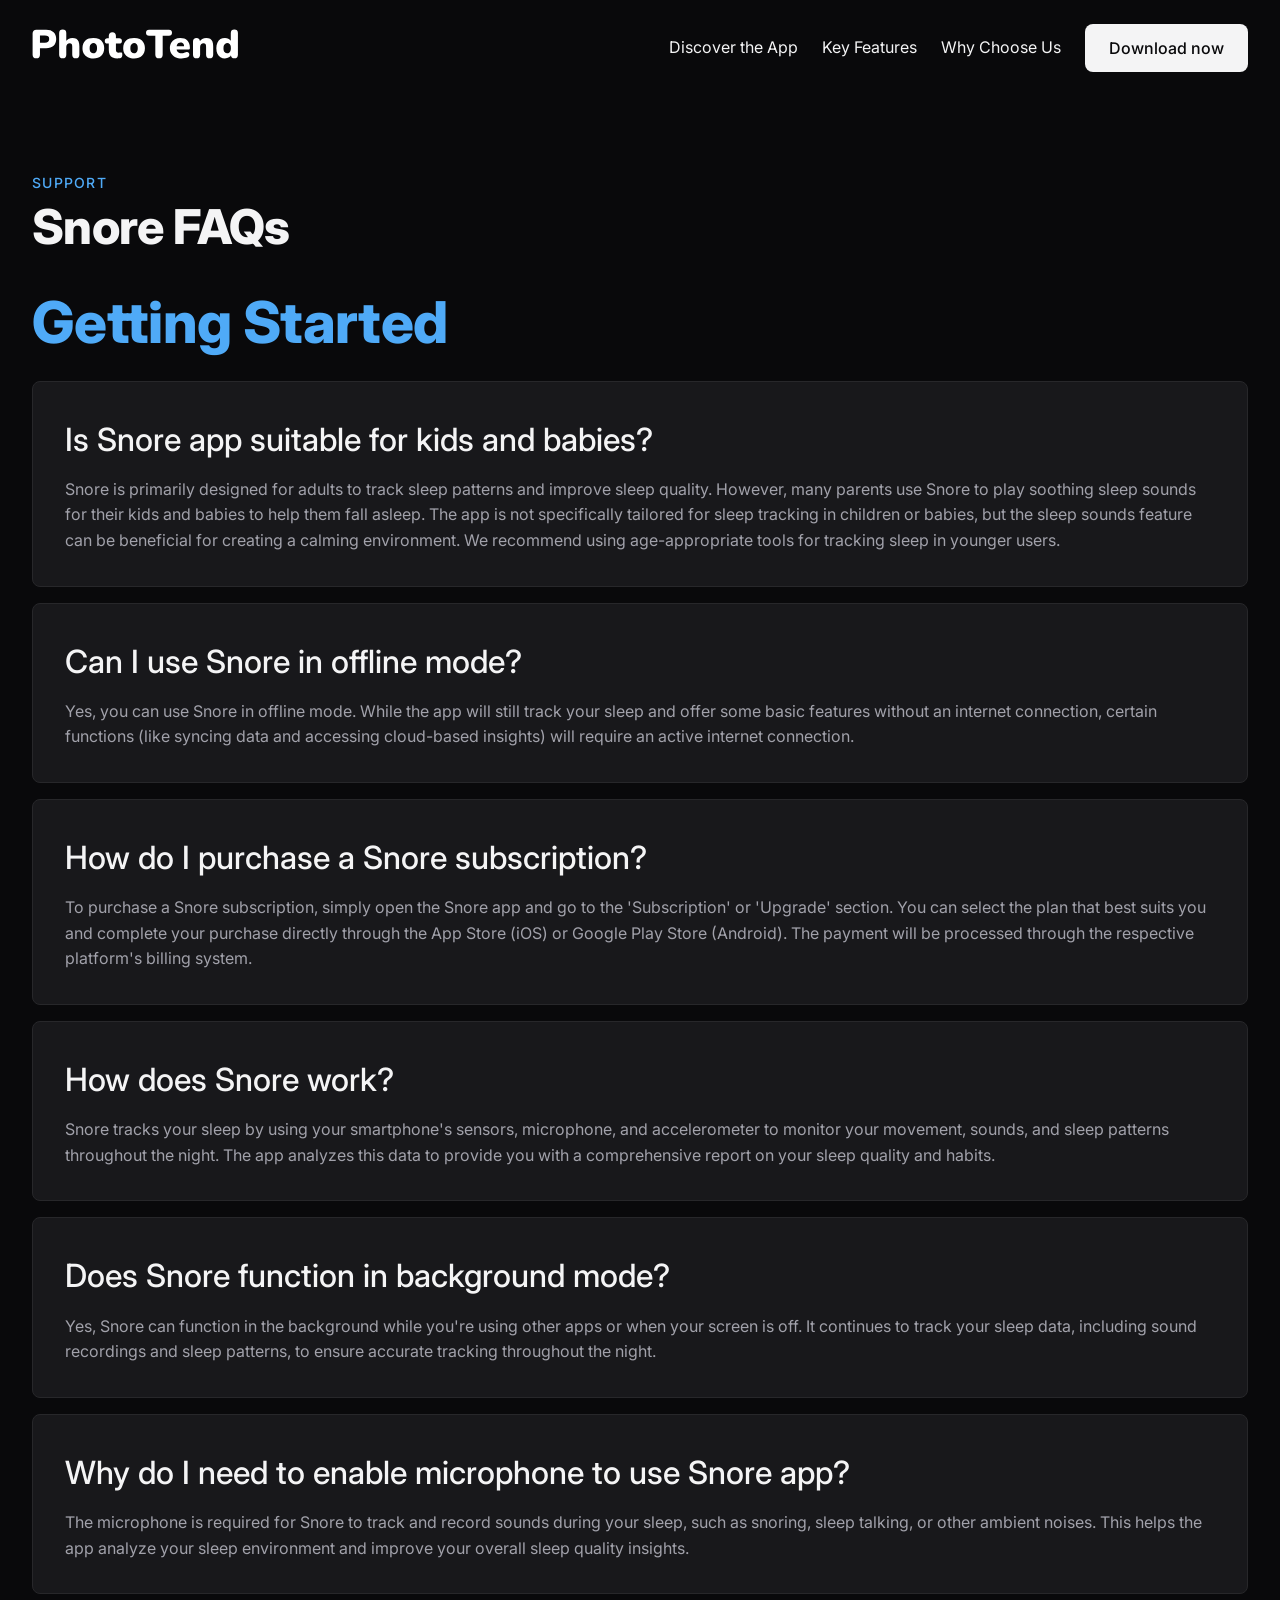
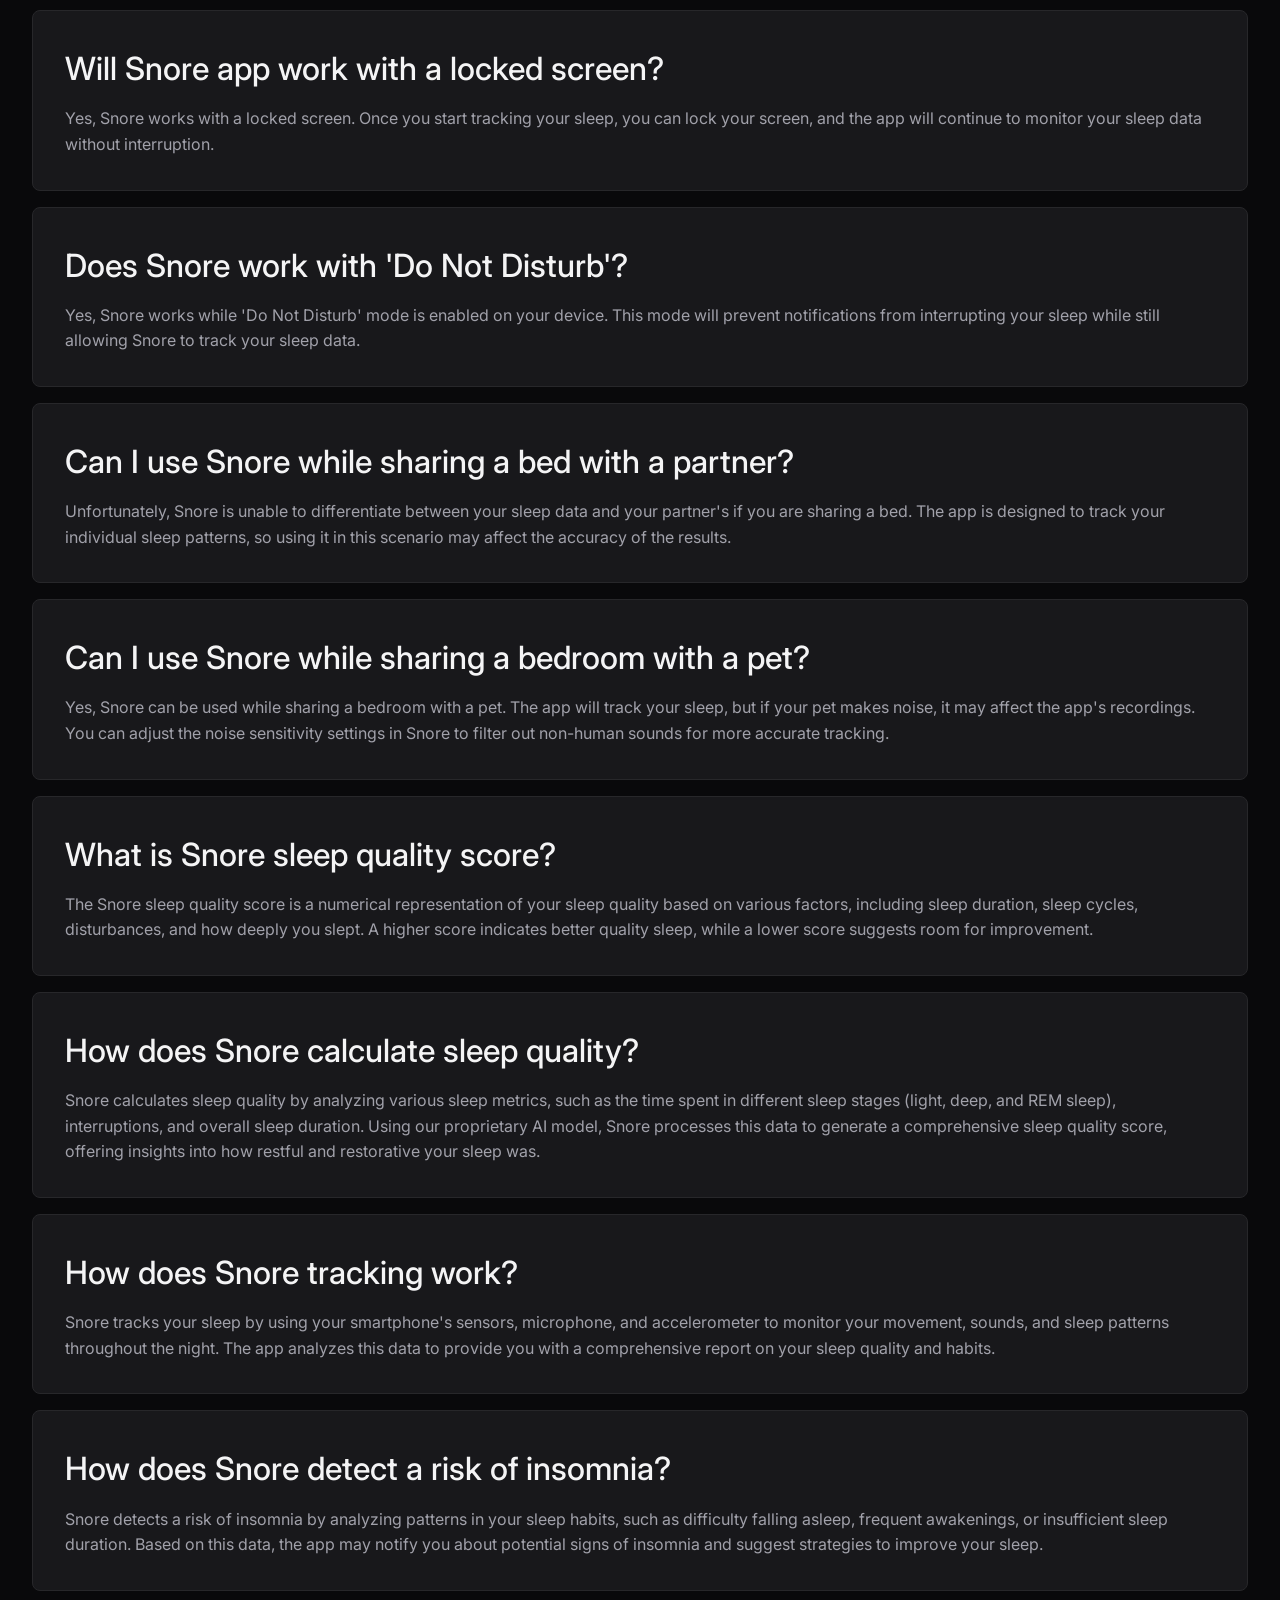
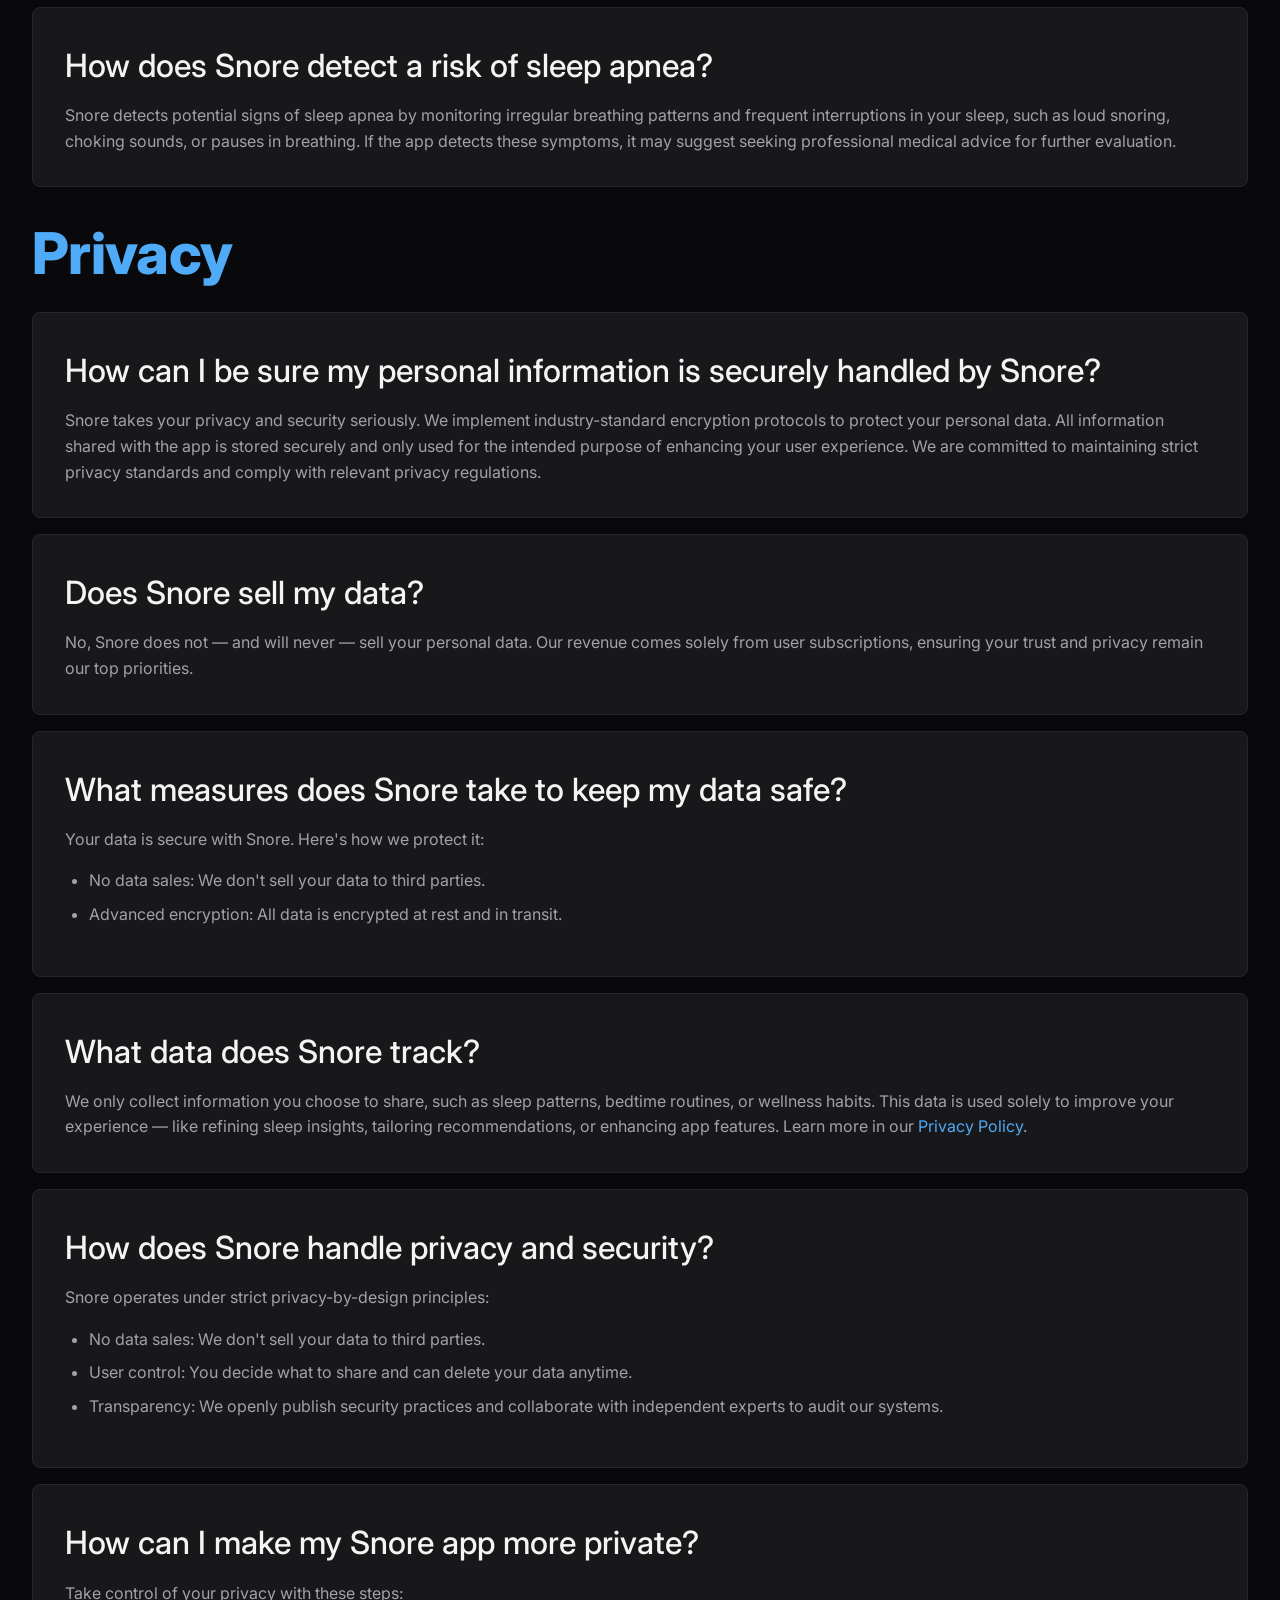
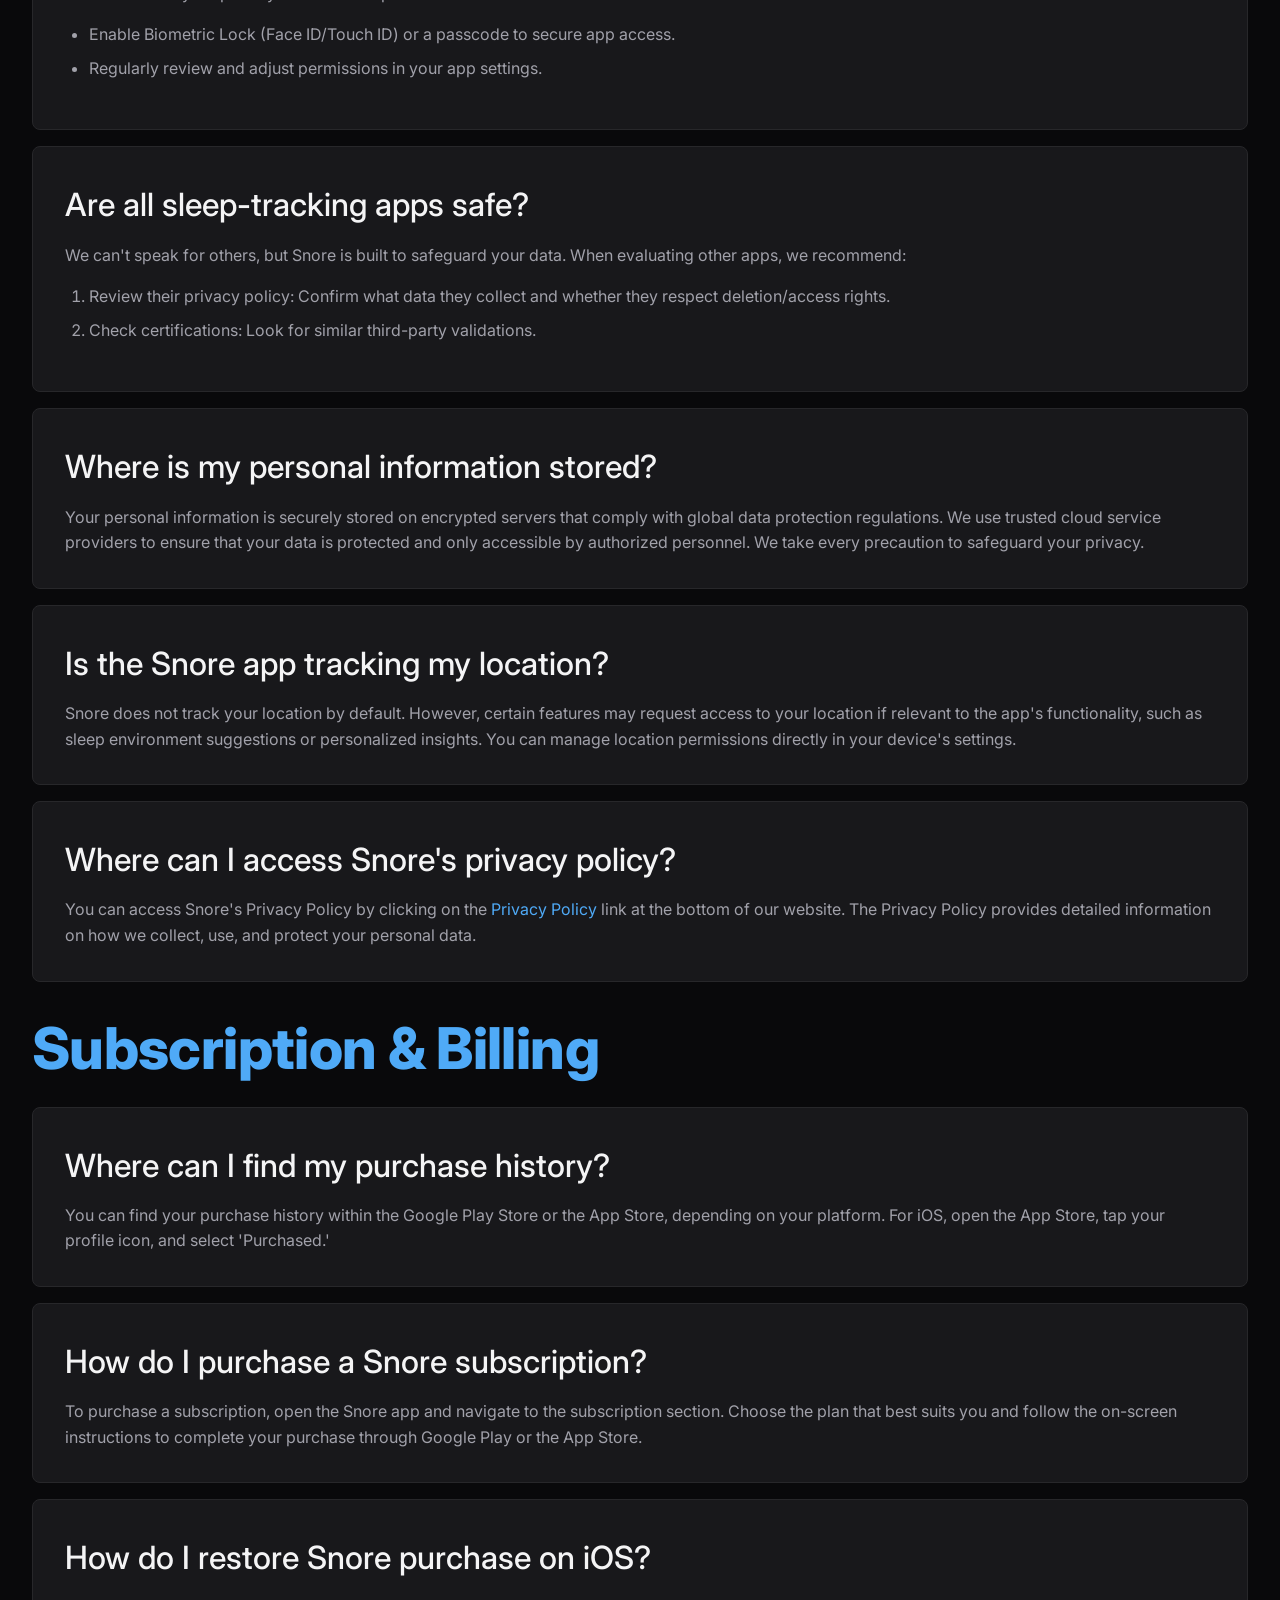
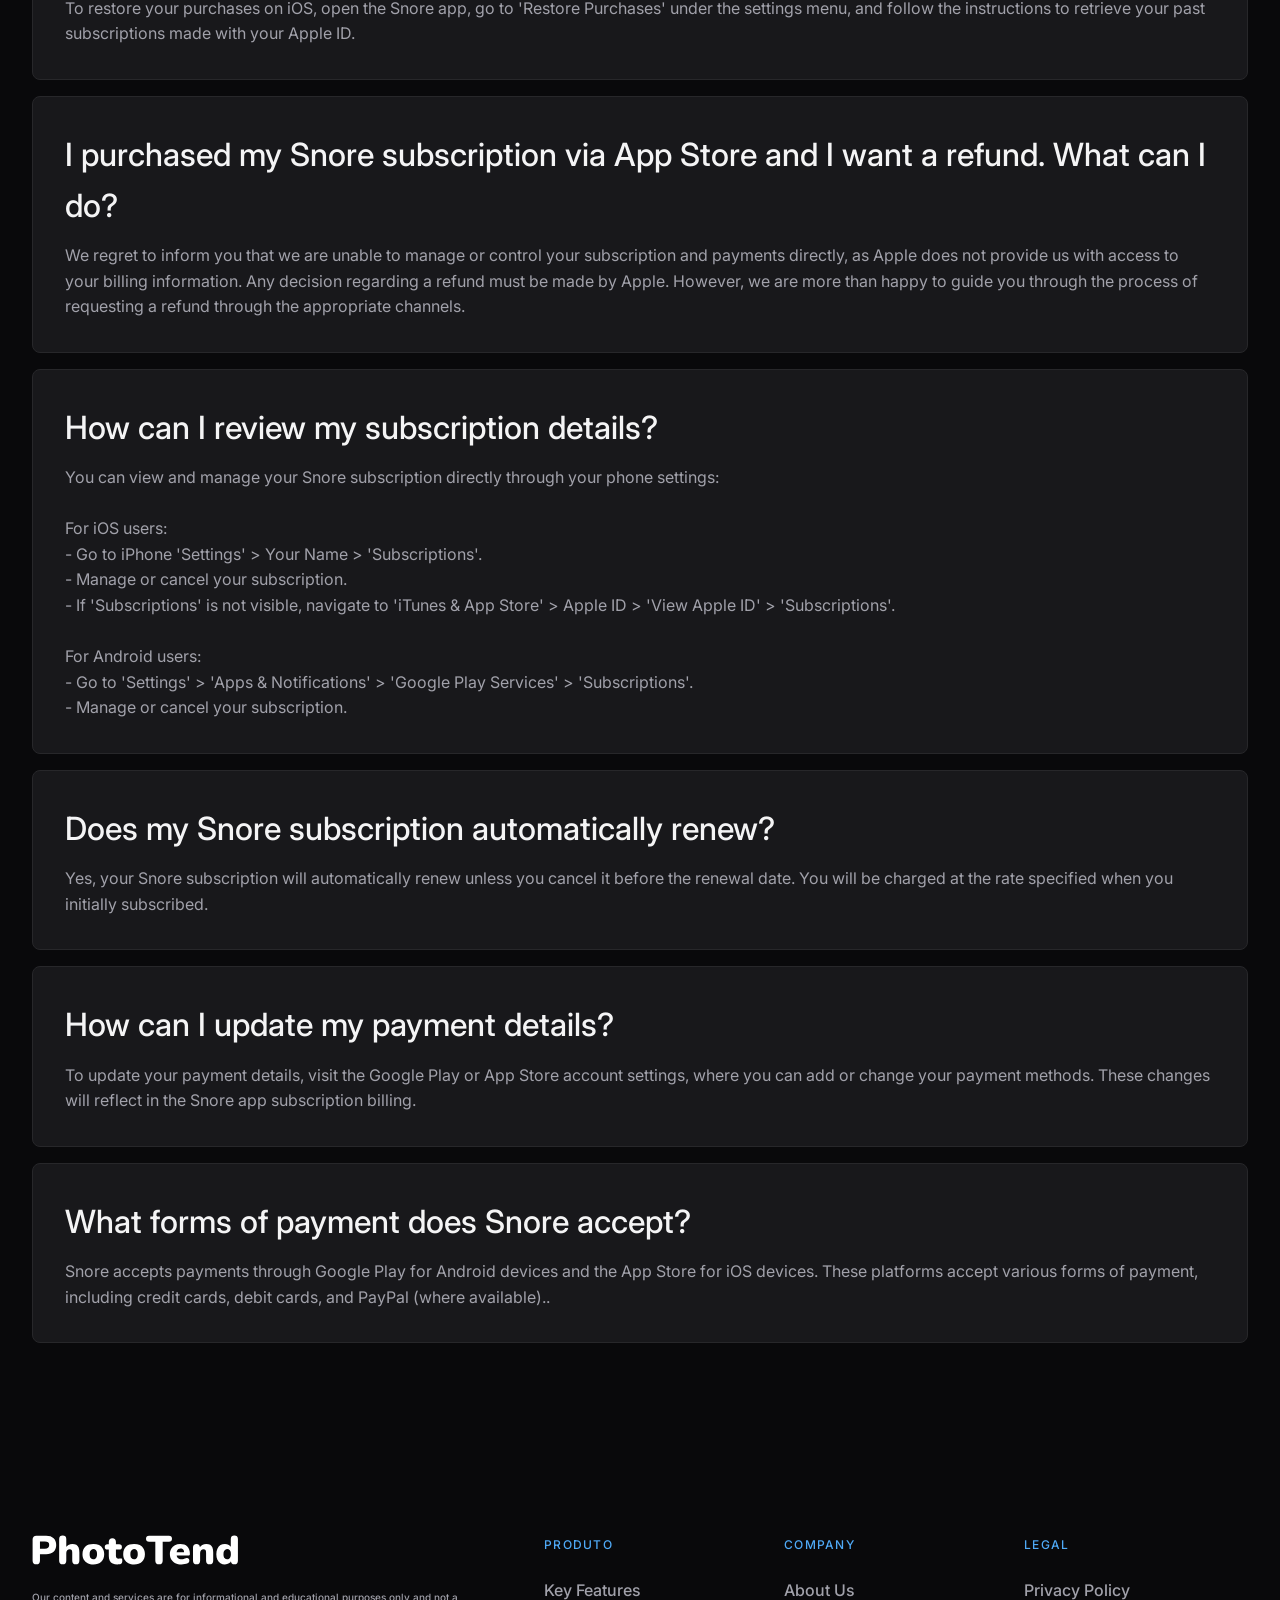
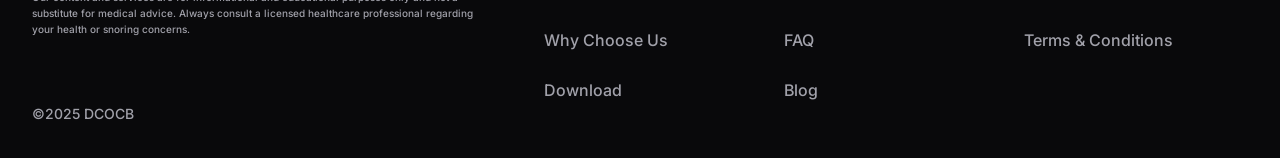
<file: faqs.html>
<!DOCTYPE html>
<html lang="en">
  <head>
    <script type="text/javascript">
      (function() {
        if (document.cookie.indexOf('lang_preference=en') === -1 && 
            window.location.pathname.indexOf('/en/') === -1 &&
            window.location.search.indexOf('lang=en') === -1) {
          var userLang = navigator.language || navigator.userLanguage;
          if (userLang.startsWith('zh') && window.location.pathname.indexOf('/zh/') === -1) {
            window.location.href = '/zh/faqs.html';
          } else if (userLang.startsWith('jp') && window.location.pathname.indexOf('/jp/') === -1) {
            window.location.href = '/jp/faqs.html';
          } else if (userLang.startsWith('kr') && window.location.pathname.indexOf('/kr/') === -1) {
            window.location.href = '/kr/faqs.html';
          }
        }
      })();
    </script>
    <link rel="preconnect" href="https://fonts.googleapis.com" />
    <link rel="preconnect" href="https://fonts.gstatic.com" crossorigin />

    <meta charset="UTF-8" />
    <meta name="viewport" content="width=device-width, initial-scale=1.0" />
    <title>Snore App FAQs - Sleep Tracking & Snoring Solutions</title>
    <meta name="description" content="Find answers to common questions about the Snore app, sleep tracking features, snoring solutions, and how to improve your sleep quality with our AI-powered technology.">
    <link rel="stylesheet" href="styles/index.css" />
    <link rel="stylesheet" href="styles/faqs.css" />
    
    <!-- Hreflang tags for SEO -->
    <link rel="alternate" hreflang="en" href="https://snore.dcocb.com/faqs.html" />
    <link rel="alternate" hreflang="zh-TW" href="https://snore.dcocb.com/zh/faqs.html" />
    <link rel="alternate" hreflang="jp" href="https://snore.dcocb.com/jp/faqs.html" />
    <link rel="alternate" hreflang="kr" href="https://snore.dcocb.com/kr/faqs.html" />
    <link rel="alternate" hreflang="x-default" href="https://snore.dcocb.com/faqs.html" />
    
    <!-- SEO Enhancement: Canonical URL -->
    <link rel="canonical" href="https://snore.dcocb.com/faqs.html" />
    
    <!-- SEO Enhancement: Open Graph -->
    <meta property="og:title" content="Snore App FAQs - Sleep Tracking & Snoring Solutions" />
    <meta property="og:description" content="Find answers to common questions about the Snore app, sleep tracking features, snoring solutions, and how to improve your sleep quality with our AI-powered technology." />
    <meta property="og:type" content="website" />
    <meta property="og:url" content="https://snore.dcocb.com/faqs.html" />
    
    <!-- SEO Enhancement: Twitter Card -->
    <meta name="twitter:card" content="summary" />
    <meta name="twitter:title" content="Snore App FAQs - Sleep Tracking & Snoring Solutions" />
    <meta name="twitter:description" content="Find answers to common questions about the Snore app, sleep tracking features, snoring solutions, and how to improve your sleep quality with our AI-powered technology." />
    
    <!-- SEO Enhancement: Structured Data for FAQ -->
    <script type="application/ld+json">
    {
      "@context": "https://schema.org",
      "@type": "FAQPage",
      "mainEntity": [
        {
          "@type": "Question",
          "name": "Is Snore app suitable for kids and babies?",
          "acceptedAnswer": {
            "@type": "Answer",
            "text": "Snore is primarily designed for adults to track sleep patterns and improve sleep quality. However, many parents use Snore to play soothing sleep sounds for their kids and babies to help them fall asleep. The app is not specifically tailored for sleep tracking in children or babies, but the sleep sounds feature can be beneficial for creating a calming environment. We recommend using age-appropriate tools for tracking sleep in younger users."
          }
        },
        {
          "@type": "Question",
          "name": "Can I use Snore in offline mode?",
          "acceptedAnswer": {
            "@type": "Answer",
            "text": "Yes, you can use Snore in offline mode. While the app will still track your sleep and offer some basic features without an internet connection, certain functions (like syncing data and accessing cloud-based insights) will require an active internet connection."
          }
        }
      ]
    }
    </script>

    <link
      href="https://fonts.googleapis.com/css2?family=Inter:wght@100..900&display=swap"
      rel="stylesheet"
    />
  </head>
  <body>
    <header>
      <div class="container py-base">
        <nav class="flex items-center gap-1.5">
          <a href="index.html">
            <img src="assets/logo.svg" alt="Logo Snore" />
          </a>

          <a href="index.html#about" class="desktop-only">Discover the App</a>
          <a href="index.html#features" class="desktop-only">Key Features</a>
          <a href="index.html#advantages" class="desktop-only">Why Choose Us</a>

          <a href="index.html#download" class="btn btn-sm">Download now</a>
        </nav>
      </div>
    </header>

    <section id="faqs">
      <div class="container py-xl">
        <header>
          <strong>Support</strong>
          <h2>Snore FAQs</h2>
        </header>
        
        <div class="faq-container">
          <div class="faq-category">
            <h3>Getting Started</h3>
            
            <div class="faq-item">
              <h4>Is Snore app suitable for kids and babies?</h4>
              <p>Snore is primarily designed for adults to track sleep patterns and improve sleep quality. However, many parents use Snore to play soothing sleep sounds for their kids and babies to help them fall asleep. The app is not specifically tailored for sleep tracking in children or babies, but the sleep sounds feature can be beneficial for creating a calming environment. We recommend using age-appropriate tools for tracking sleep in younger users.</p>
            </div>
            
            <div class="faq-item">
              <h4>Can I use Snore in offline mode?</h4>
              <p>Yes, you can use Snore in offline mode. While the app will still track your sleep and offer some basic features without an internet connection, certain functions (like syncing data and accessing cloud-based insights) will require an active internet connection.</p>
            </div>
            
            <div class="faq-item">
              <h4>How do I purchase a Snore subscription?</h4>
              <p>To purchase a Snore subscription, simply open the Snore app and go to the 'Subscription' or 'Upgrade' section. You can select the plan that best suits you and complete your purchase directly through the App Store (iOS) or Google Play Store (Android). The payment will be processed through the respective platform's billing system.</p>
            </div>
            
            <div class="faq-item">
              <h4>How does Snore work?</h4>
              <p>Snore tracks your sleep by using your smartphone's sensors, microphone, and accelerometer to monitor your movement, sounds, and sleep patterns throughout the night. The app analyzes this data to provide you with a comprehensive report on your sleep quality and habits.</p>
            </div>
            
            <div class="faq-item">
              <h4>Does Snore function in background mode?</h4>
              <p>Yes, Snore can function in the background while you're using other apps or when your screen is off. It continues to track your sleep data, including sound recordings and sleep patterns, to ensure accurate tracking throughout the night.</p>
            </div>
            
            <div class="faq-item">
              <h4>Why do I need to enable microphone to use Snore app?</h4>
              <p>The microphone is required for Snore to track and record sounds during your sleep, such as snoring, sleep talking, or other ambient noises. This helps the app analyze your sleep environment and improve your overall sleep quality insights.</p>
            </div>
            
            <div class="faq-item">
              <h4>Will Snore app work with a locked screen?</h4>
              <p>Yes, Snore works with a locked screen. Once you start tracking your sleep, you can lock your screen, and the app will continue to monitor your sleep data without interruption.</p>
            </div>
            
            <div class="faq-item">
              <h4>Does Snore work with 'Do Not Disturb'?</h4>
              <p>Yes, Snore works while 'Do Not Disturb' mode is enabled on your device. This mode will prevent notifications from interrupting your sleep while still allowing Snore to track your sleep data.</p>
            </div>
            
            <div class="faq-item">
              <h4>Can I use Snore while sharing a bed with a partner?</h4>
              <p>Unfortunately, Snore is unable to differentiate between your sleep data and your partner's if you are sharing a bed. The app is designed to track your individual sleep patterns, so using it in this scenario may affect the accuracy of the results.</p>
            </div>
            
            <div class="faq-item">
              <h4>Can I use Snore while sharing a bedroom with a pet?</h4>
              <p>Yes, Snore can be used while sharing a bedroom with a pet. The app will track your sleep, but if your pet makes noise, it may affect the app's recordings. You can adjust the noise sensitivity settings in Snore to filter out non-human sounds for more accurate tracking.</p>
            </div>
            
            <div class="faq-item">
              <h4>What is Snore sleep quality score?</h4>
              <p>The Snore sleep quality score is a numerical representation of your sleep quality based on various factors, including sleep duration, sleep cycles, disturbances, and how deeply you slept. A higher score indicates better quality sleep, while a lower score suggests room for improvement.</p>
            </div>
            
            <div class="faq-item">
              <h4>How does Snore calculate sleep quality?</h4>
              <p>Snore calculates sleep quality by analyzing various sleep metrics, such as the time spent in different sleep stages (light, deep, and REM sleep), interruptions, and overall sleep duration. Using our proprietary AI model, Snore processes this data to generate a comprehensive sleep quality score, offering insights into how restful and restorative your sleep was.</p>
            </div>
            
            <div class="faq-item">
              <h4>How does Snore tracking work?</h4>
              <p>Snore tracks your sleep by using your smartphone's sensors, microphone, and accelerometer to monitor your movement, sounds, and sleep patterns throughout the night. The app analyzes this data to provide you with a comprehensive report on your sleep quality and habits.</p>
            </div>
            
            <div class="faq-item">
              <h4>How does Snore detect a risk of insomnia?</h4>
              <p>Snore detects a risk of insomnia by analyzing patterns in your sleep habits, such as difficulty falling asleep, frequent awakenings, or insufficient sleep duration. Based on this data, the app may notify you about potential signs of insomnia and suggest strategies to improve your sleep.</p>
            </div>
            
            <div class="faq-item">
              <h4>How does Snore detect a risk of sleep apnea?</h4>
              <p>Snore detects potential signs of sleep apnea by monitoring irregular breathing patterns and frequent interruptions in your sleep, such as loud snoring, choking sounds, or pauses in breathing. If the app detects these symptoms, it may suggest seeking professional medical advice for further evaluation.</p>
            </div>
          </div>
          
          <div class="faq-category">
            <h3>Privacy</h3>
            
            <div class="faq-item">
              <h4>How can I be sure my personal information is securely handled by Snore?</h4>
              <p>Snore takes your privacy and security seriously. We implement industry-standard encryption protocols to protect your personal data. All information shared with the app is stored securely and only used for the intended purpose of enhancing your user experience. We are committed to maintaining strict privacy standards and comply with relevant privacy regulations.</p>
            </div>
            
            <div class="faq-item">
              <h4>Does Snore sell my data?</h4>
              <p>No, Snore does not — and will never — sell your personal data. Our revenue comes solely from user subscriptions, ensuring your trust and privacy remain our top priorities.</p>
            </div>
            
            <div class="faq-item">
              <h4>What measures does Snore take to keep my data safe?</h4>
              <p>Your data is secure with Snore. Here's how we protect it:</p>
              <ul>
                <li>No data sales: We don't sell your data to third parties.</li>
                <li>Advanced encryption: All data is encrypted at rest and in transit.</li>
              </ul>
            </div>
            
            <div class="faq-item">
              <h4>What data does Snore track?</h4>
              <p>We only collect information you choose to share, such as sleep patterns, bedtime routines, or wellness habits. This data is used solely to improve your experience — like refining sleep insights, tailoring recommendations, or enhancing app features. Learn more in our <a href="privacy-policy.html">Privacy Policy</a>.</p>
            </div>
            
            <div class="faq-item">
              <h4>How does Snore handle privacy and security?</h4>
              <p>Snore operates under strict privacy-by-design principles:</p>
              <ul>
                <li>No data sales: We don't sell your data to third parties.</li>
                <li>User control: You decide what to share and can delete your data anytime.</li>
                <li>Transparency: We openly publish security practices and collaborate with independent experts to audit our systems.</li>
              </ul>
            </div>
            
            <div class="faq-item">
              <h4>How can I make my Snore app more private?</h4>
              <p>Take control of your privacy with these steps:</p>
              <ul>
                <li>Enable Biometric Lock (Face ID/Touch ID) or a passcode to secure app access.</li>
                <li>Regularly review and adjust permissions in your app settings.</li>
              </ul>
            </div>
            
            <div class="faq-item">
              <h4>Are all sleep-tracking apps safe?</h4>
              <p>We can't speak for others, but Snore is built to safeguard your data. When evaluating other apps, we recommend:</p>
              <ol>
                <li>Review their privacy policy: Confirm what data they collect and whether they respect deletion/access rights.</li>
                <li>Check certifications: Look for similar third-party validations.</li>
              </ol>
            </div>
            
            <div class="faq-item">
              <h4>Where is my personal information stored?</h4>
              <p>Your personal information is securely stored on encrypted servers that comply with global data protection regulations. We use trusted cloud service providers to ensure that your data is protected and only accessible by authorized personnel. We take every precaution to safeguard your privacy.</p>
            </div>
            
            <div class="faq-item">
              <h4>Is the Snore app tracking my location?</h4>
              <p>Snore does not track your location by default. However, certain features may request access to your location if relevant to the app's functionality, such as sleep environment suggestions or personalized insights. You can manage location permissions directly in your device's settings.</p>
            </div>
            
            <div class="faq-item">
              <h4>Where can I access Snore's privacy policy?</h4>
              <p>You can access Snore's Privacy Policy by clicking on the <a href="privacy-policy.html">Privacy Policy</a> link at the bottom of our website. The Privacy Policy provides detailed information on how we collect, use, and protect your personal data.</p>
            </div>
          </div>
                  <div class="faq-container">
          <div class="faq-category">
            <h3>Subscription & Billing</h3>
            <div class="faq-item">
              <h4>Where can I find my purchase history?</h4>
              <p>You can find your purchase history within the Google Play Store or the App Store, depending on your platform. For iOS, open the App Store, tap your profile icon, and select 'Purchased.'</p>
            </div>

            <div class="faq-item">
              <h4>How do I purchase a Snore subscription?</h4>
              <p>To purchase a subscription, open the Snore app and navigate to the subscription section. Choose the plan that best suits you and follow the on-screen instructions to complete your purchase through Google Play or the App Store.</p>
            </div>

            <div class="faq-item">
              <h4>How do I restore Snore purchase on iOS?</h4>
              <p>To restore your purchases on iOS, open the Snore app, go to 'Restore Purchases' under the settings menu, and follow the instructions to retrieve your past subscriptions made with your Apple ID.</p>
            </div>

            <div class="faq-item">
              <h4>I purchased my Snore subscription via App Store and I want a refund. What can I do?</h4>
              <p>We regret to inform you that we are unable to manage or control your subscription and payments directly, as Apple does not provide us with access to your billing information. Any decision regarding a refund must be made by Apple. However, we are more than happy to guide you through the process of requesting a refund through the appropriate channels.</p>
            </div>

            <div class="faq-item">
               <h4>How can I review my subscription details?</h4>
               <p>You can view and manage your Snore subscription directly through your phone settings:<br><br>
                For iOS users:<br>
                - Go to iPhone 'Settings' > Your Name > 'Subscriptions'.<br>
                - Manage or cancel your subscription.<br>
                - If 'Subscriptions' is not visible, navigate to 'iTunes & App Store' > Apple ID > 'View Apple ID' > 'Subscriptions'.<br><br>
                For Android users:<br>
                - Go to 'Settings' > 'Apps & Notifications' > 'Google Play Services' > 'Subscriptions'.<br>
                - Manage or cancel your subscription.</p>
            </div>

            <div class="faq-item">
              <h4>Does my Snore subscription automatically renew?</h4>
              <p>Yes, your Snore subscription will automatically renew unless you cancel it before the renewal date. You will be charged at the rate specified when you initially subscribed.</p>
            </div>

            <div class="faq-item">
              <h4>How can I update my payment details?</h4>
              <p>To update your payment details, visit the Google Play or App Store account settings, where you can add or change your payment methods. These changes will reflect in the Snore app subscription billing.</p>
            </div>

            <div class="faq-item">
              <h4>What forms of payment does Snore accept?</h4>
              <p>Snore accepts payments through Google Play for Android devices and the App Store for iOS devices. These platforms accept various forms of payment, including credit cards, debit cards, and PayPal (where available)..</p>
            </div>
        </div>
      </div>
    </section>
    
    <footer>
      <div class="container py-xl">
        <div class="grid top even-columns">
          <div>
            <img src="assets/logo.svg" alt="" />
            
            <p style="font-size: 0.625rem; margin-top: 1rem;">Our content and services are for informational and educational purposes only and not a substitute for medical advice. Always consult a licensed healthcare professional regarding your health or snoring concerns.</p>
          </div>
          
          <div>
            <nav class="even-columns" style="display: grid; grid-template-columns: repeat(3, 1fr); gap: 1rem;">
              <ul role="list" class="grid gap-1.5">
                <li class="title">Produto</li>
                <li><a href="index.html#features">Key Features</a></li>
                <li><a href="index.html#advantages">Why Choose Us</a></li>
                <li><a href="index.html#download">Download</a></li>
              </ul>

              <ul role="list" class="grid gap-1.5">
                <li class="title">Company</li>
                <li><a href="index.html#about">About Us</a></li>
                <li><a href="faqs.html">FAQ</a></li>
                <li><a href="blog.html">Blog</a></li>
              </ul>

              <ul role="list" class="grid gap-1.5">
                <li class="title">Legal</li>
                <li><a href="privacy-policy.html">Privacy Policy</a></li>
                <li><a href="terms-conditions.html">Terms & Conditions</a></li>
              </ul>
            </nav>
          </div>
        </div>
        <section class="bottom flex gap-1.5">
          <span class="copy">©2025 DCOCB</span>
        </section>
      </div>
    </footer>
  </body>
</html>
</file>
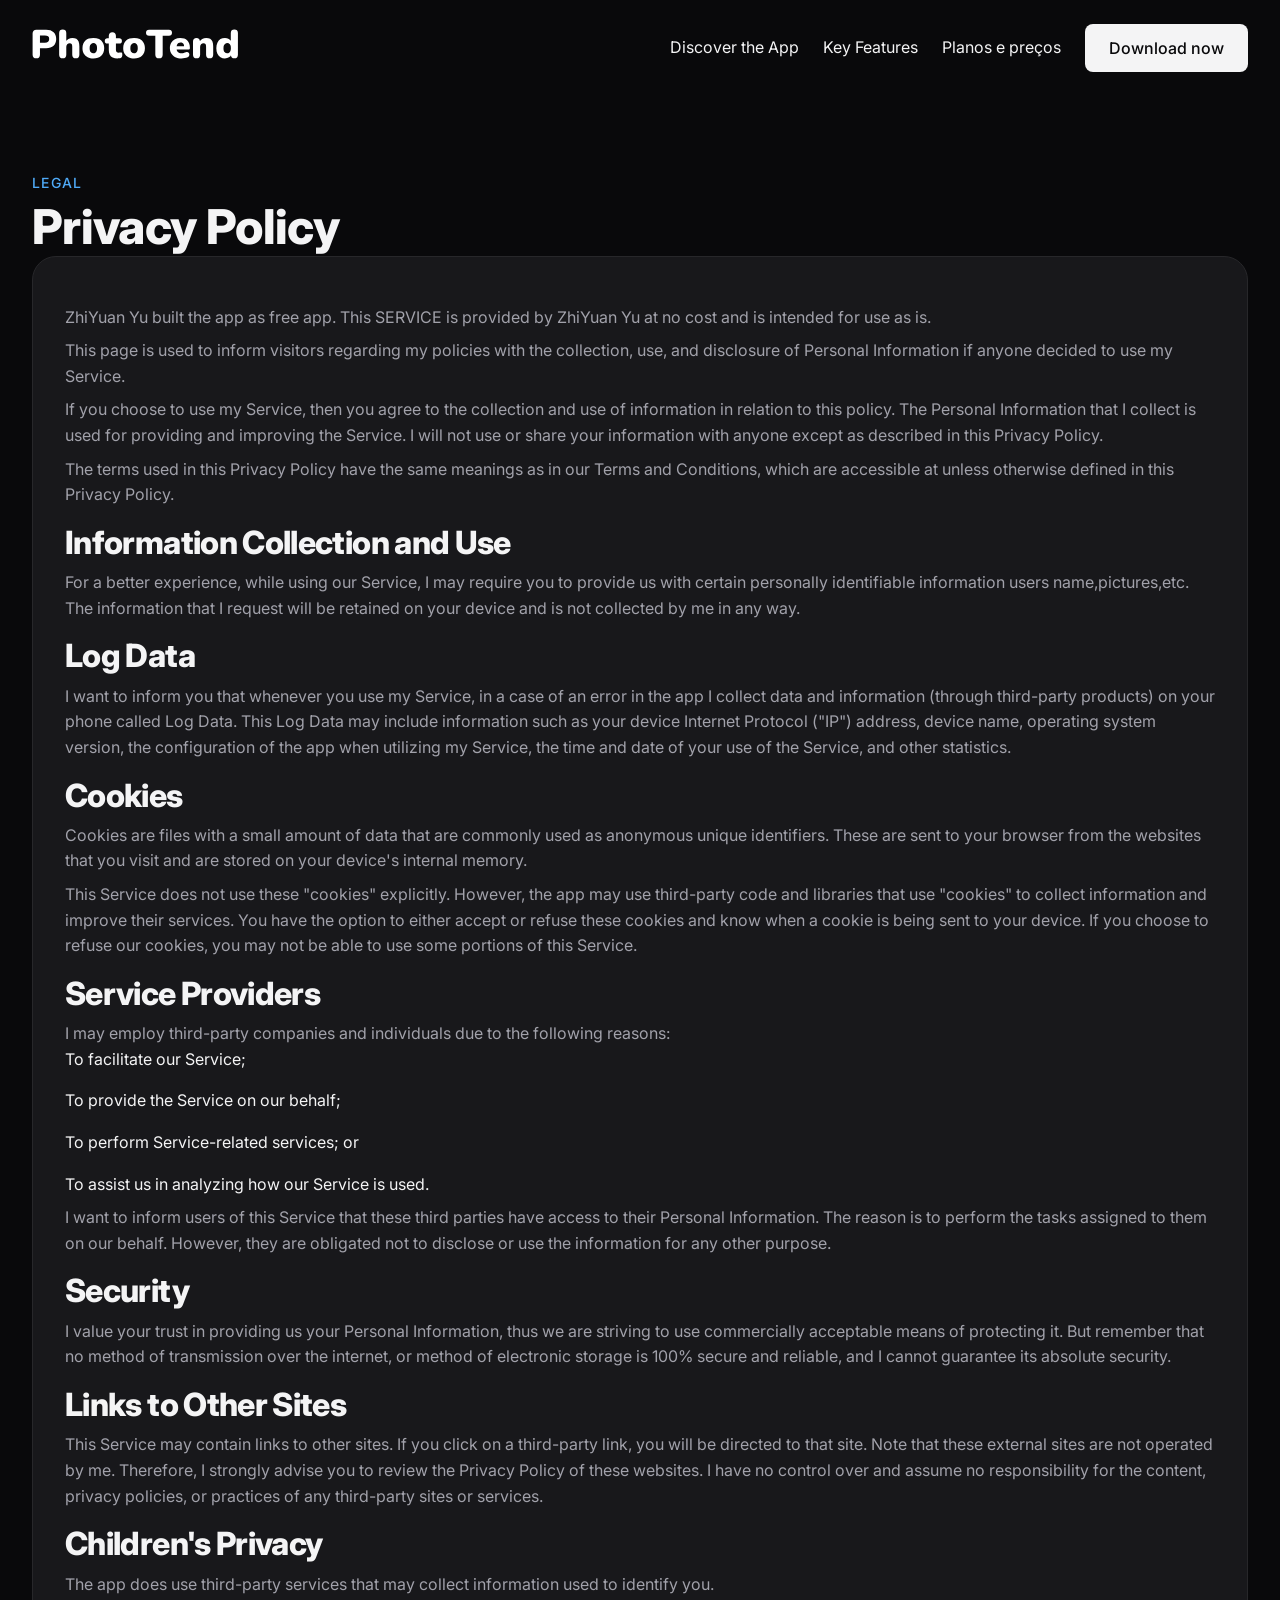
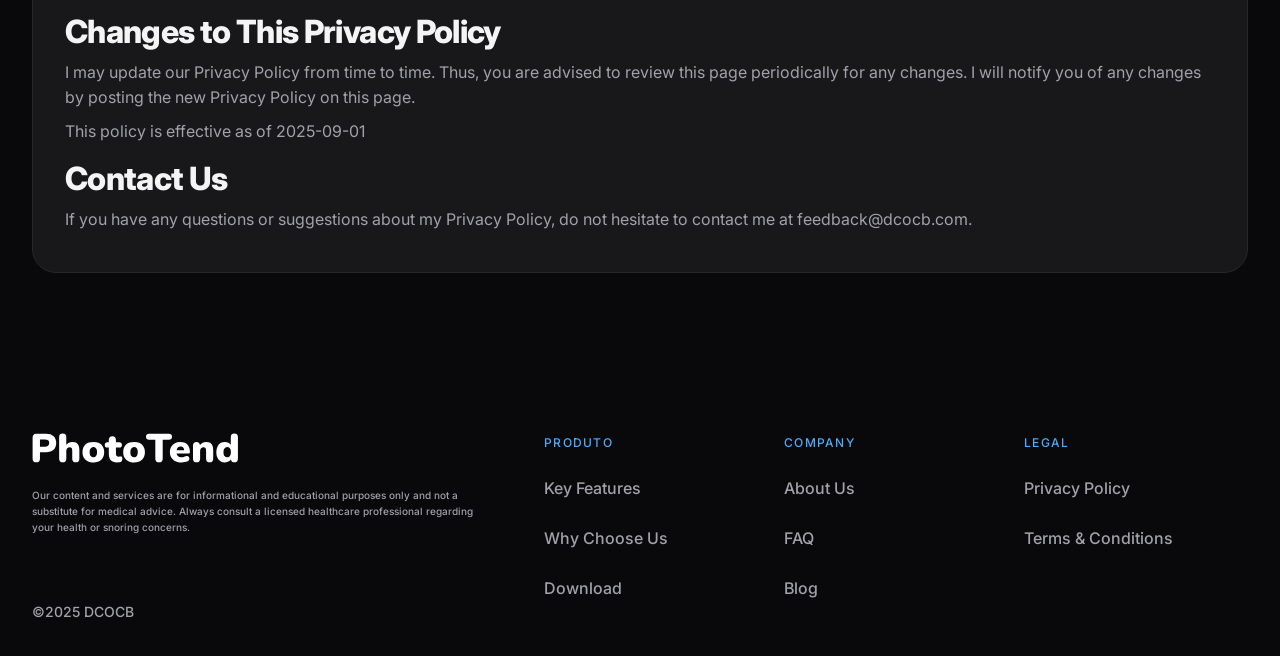
<file: privacy-policy.html>
<!DOCTYPE html>
<html lang="en">
  <head>
    <link rel="preconnect" href="https://fonts.googleapis.com" />
    <link rel="preconnect" href="https://fonts.gstatic.com" crossorigin />

    <meta charset="UTF-8" />
    <meta name="viewport" content="width=device-width, initial-scale=1.0" />
    <title>Zingen - Privacy Policy</title>
    <link rel="stylesheet" href="styles/index.css" />

    <link
      href="https://fonts.googleapis.com/css2?family=Inter:wght@100..900&display=swap"
      rel="stylesheet"
    />
  </head>
  <body>
    <header>
      <div class="container py-base">
        <nav class="flex items-center gap-1.5">
          <a href="index.html">
            <img src="assets/logo.svg" alt="Logo Zingen" />
          </a>

          <a href="index.html#about" class="desktop-only">Discover the App</a>
          <a href="index.html#features" class="desktop-only">Key Features</a>
          <a href="index.html#pricing" class="desktop-only">Planos e preços</a>

          <a href="index.html#download" class="btn btn-sm">Download now</a>
        </nav>
      </div>
    </header>

    <section>
      <div class="container py-xl">
        <header>
          <strong>Legal</strong>
          <h2>Privacy Policy</h2>
        </header>
        <div class="card py-lg px-lg">
          <p>ZhiYuan Yu built the app as free app. This SERVICE is provided by ZhiYuan Yu at no cost and is intended for use as is.</p>
          
          <p>This page is used to inform visitors regarding my policies with the collection, use, and disclosure of Personal Information if anyone decided to use my Service.</p>
          
          <p>If you choose to use my Service, then you agree to the collection and use of information in relation to this policy. The Personal Information that I collect is used for providing and improving the Service. I will not use or share your information with anyone except as described in this Privacy Policy.</p>
          
          <p>The terms used in this Privacy Policy have the same meanings as in our Terms and Conditions, which are accessible at unless otherwise defined in this Privacy Policy.</p>
          
          <h3>Information Collection and Use</h3>
          
          <p>For a better experience, while using our Service, I may require you to provide us with certain personally identifiable information users name,pictures,etc. The information that I request will be retained on your device and is not collected by me in any way.</p>
          
          <h3>Log Data</h3>
          
          <p>I want to inform you that whenever you use my Service, in a case of an error in the app I collect data and information (through third-party products) on your phone called Log Data. This Log Data may include information such as your device Internet Protocol ("IP") address, device name, operating system version, the configuration of the app when utilizing my Service, the time and date of your use of the Service, and other statistics.</p>
          
          <h3>Cookies</h3>
          
          <p>Cookies are files with a small amount of data that are commonly used as anonymous unique identifiers. These are sent to your browser from the websites that you visit and are stored on your device's internal memory.</p>
          
          <p>This Service does not use these "cookies" explicitly. However, the app may use third-party code and libraries that use "cookies" to collect information and improve their services. You have the option to either accept or refuse these cookies and know when a cookie is being sent to your device. If you choose to refuse our cookies, you may not be able to use some portions of this Service.</p>
          
          <h3>Service Providers</h3>
          
          <p>I may employ third-party companies and individuals due to the following reasons:</p>
          
          <ul role="list" class="grid gap-1">
            <li>To facilitate our Service;</li>
            <li>To provide the Service on our behalf;</li>
            <li>To perform Service-related services; or</li>
            <li>To assist us in analyzing how our Service is used.</li>
          </ul>
          
          <p>I want to inform users of this Service that these third parties have access to their Personal Information. The reason is to perform the tasks assigned to them on our behalf. However, they are obligated not to disclose or use the information for any other purpose.</p>
          
          <h3>Security</h3>
          
          <p>I value your trust in providing us your Personal Information, thus we are striving to use commercially acceptable means of protecting it. But remember that no method of transmission over the internet, or method of electronic storage is 100% secure and reliable, and I cannot guarantee its absolute security.</p>
          
          <h3>Links to Other Sites</h3>
          
          <p>This Service may contain links to other sites. If you click on a third-party link, you will be directed to that site. Note that these external sites are not operated by me. Therefore, I strongly advise you to review the Privacy Policy of these websites. I have no control over and assume no responsibility for the content, privacy policies, or practices of any third-party sites or services.</p>
          
          <h3>Children's Privacy</h3>
          
          <p>The app does use third-party services that may collect information used to identify you.</p>
          
          <h3>Changes to This Privacy Policy</h3>
          
          <p>I may update our Privacy Policy from time to time. Thus, you are advised to review this page periodically for any changes. I will notify you of any changes by posting the new Privacy Policy on this page.</p>
          
          <p>This policy is effective as of 2025-09-01</p>
          
          <h3>Contact Us</h3>
          
          <p>If you have any questions or suggestions about my Privacy Policy, do not hesitate to contact me at feedback@dcocb.com.</p>
        </div>
      </div>
    </section>
    
    <footer>
      <div class="container py-xl">
        <div class="grid top even-columns">
          <div>
            <img src="assets/logo.svg" alt="" />
            
            <p style="font-size: 0.625rem; margin-top: 1rem;">Our content and services are for informational and educational purposes only and not a substitute for medical advice. Always consult a licensed healthcare professional regarding your health or snoring concerns.</p>
          </div>
          
          <div>
            <nav class="even-columns" style="display: grid; grid-template-columns: repeat(3, 1fr); gap: 1rem;">
              <ul role="list" class="grid gap-1.5">
                <li class="title">Produto</li>
                <li><a href="index.html#features">Key Features</a></li>
                <li><a href="index.html#advantages">Why Choose Us</a></li>
                <li><a href="index.html#download">Download</a></li>
              </ul>

              <ul role="list" class="grid gap-1.5">
                <li class="title">Company</li>
                <li><a href="index.html#about">About Us</a></li>
                <li><a href="faqs.html">FAQ</a></li>
                <li><a href="blog.html">Blog</a></li>
              </ul>

              <ul role="list" class="grid gap-1.5">
                <li class="title">Legal</li>
                <li><a href="privacy-policy.html">Privacy Policy</a></li>
                <li><a href="terms-conditions.html">Terms & Conditions</a></li>
              </ul>
            </nav>
          </div>
        </div>
        <section class="bottom flex gap-1.5">
          <span class="copy">©2025 DCOCB</span>
        </section>
      </div>
    </footer>
  </body>
</html>
</file>
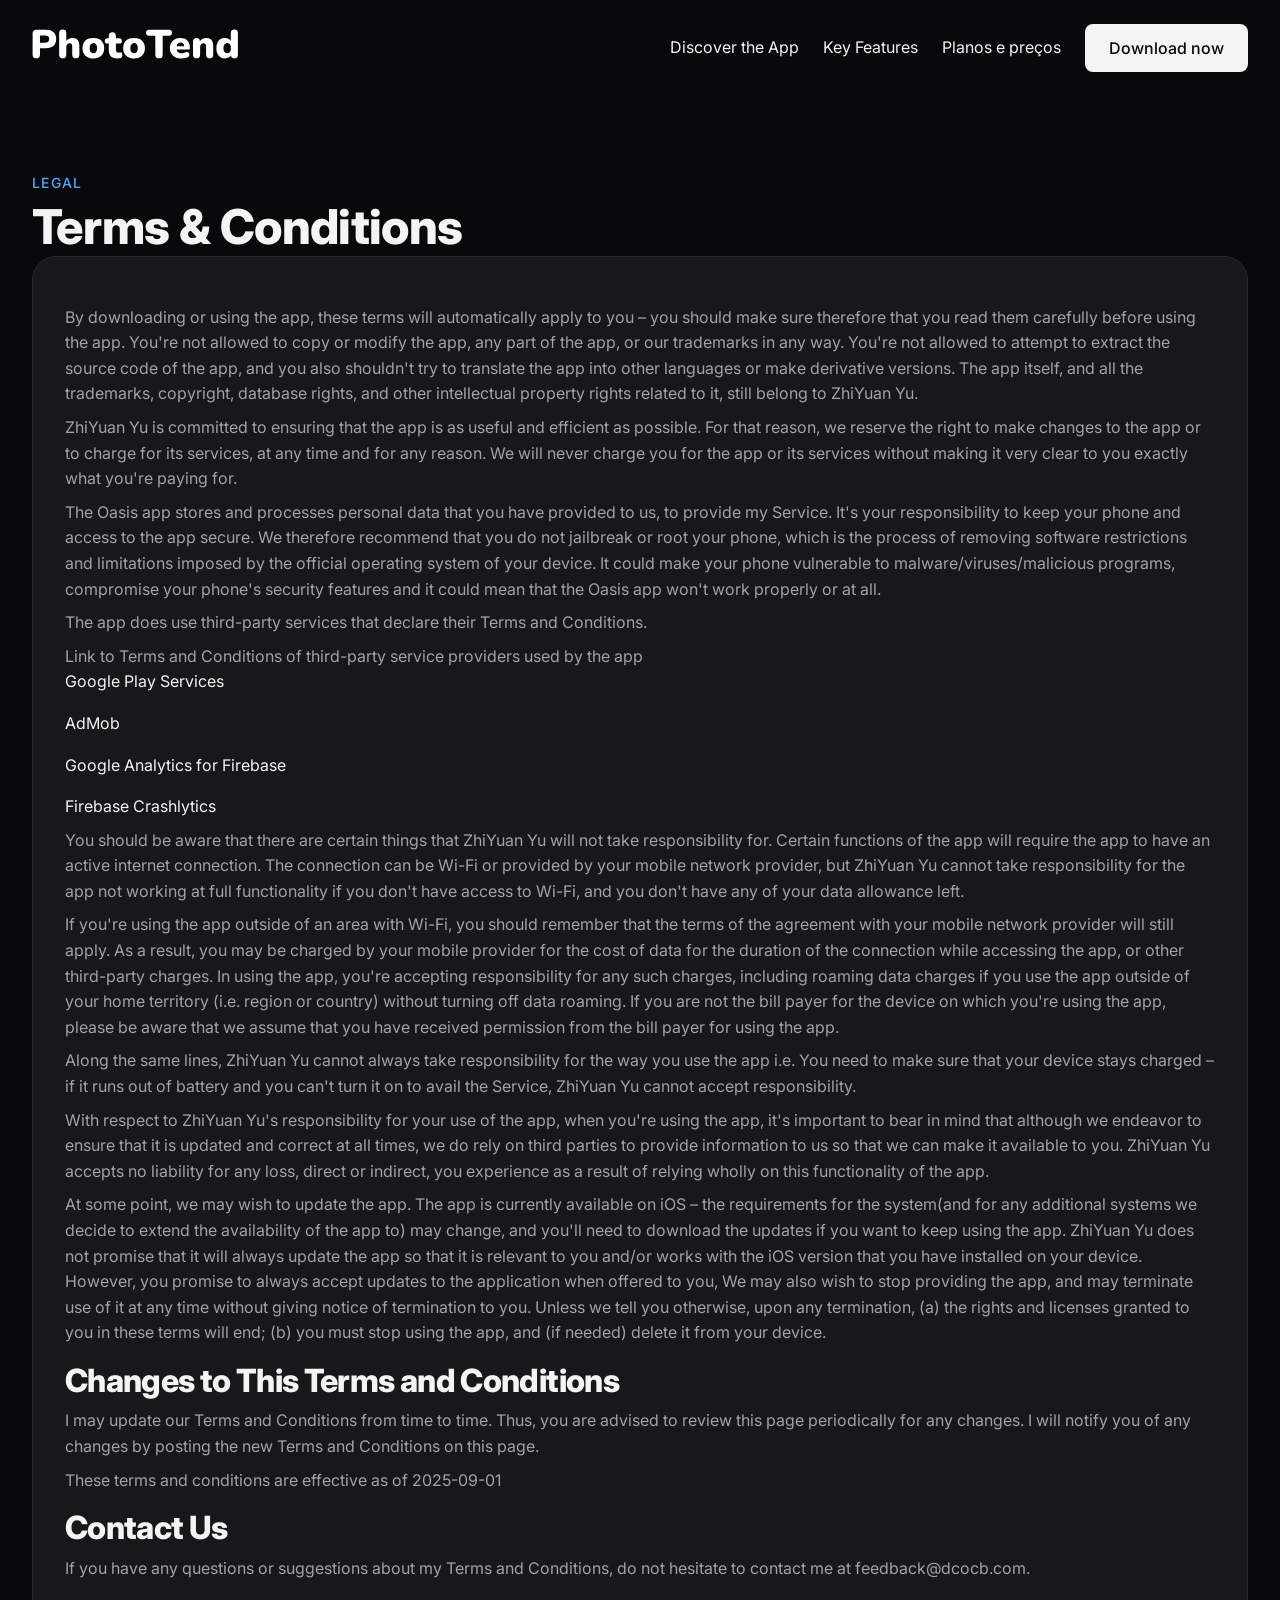
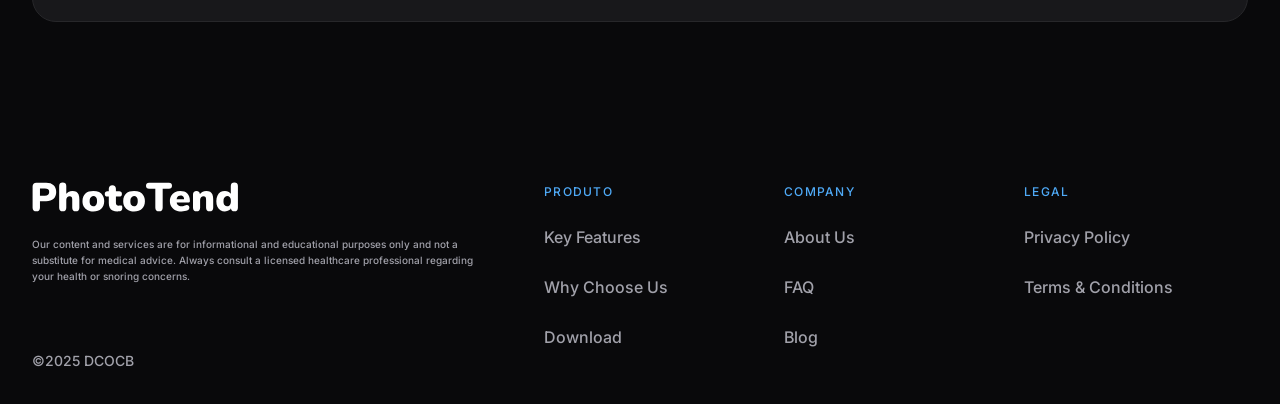
<file: terms-conditions.html>
<!DOCTYPE html>
<html lang="en">
  <head>
    <link rel="preconnect" href="https://fonts.googleapis.com" />
    <link rel="preconnect" href="https://fonts.gstatic.com" crossorigin />

    <meta charset="UTF-8" />
    <meta name="viewport" content="width=device-width, initial-scale=1.0" />
    <title>Zingen - Terms & Conditions</title>
    <link rel="stylesheet" href="styles/index.css" />

    <link
      href="https://fonts.googleapis.com/css2?family=Inter:wght@100..900&display=swap"
      rel="stylesheet"
    />
  </head>
  <body>
    <header>
      <div class="container py-base">
        <nav class="flex items-center gap-1.5">
          <a href="index.html">
            <img src="assets/logo.svg" alt="Logo Zingen" />
          </a>

          <a href="index.html#about" class="desktop-only">Discover the App</a>
          <a href="index.html#features" class="desktop-only">Key Features</a>
          <a href="index.html#pricing" class="desktop-only">Planos e preços</a>

          <a href="index.html#download" class="btn btn-sm">Download now</a>
        </nav>
      </div>
    </header>

    <section>
      <div class="container py-xl">
        <header>
          <strong>Legal</strong>
          <h2>Terms & Conditions</h2>
        </header>
        <div class="card py-lg px-lg">
          <p>By downloading or using the app, these terms will automatically apply to you – you should make sure therefore that you read them carefully before using the app. You're not allowed to copy or modify the app, any part of the app, or our trademarks in any way. You're not allowed to attempt to extract the source code of the app, and you also shouldn't try to translate the app into other languages or make derivative versions. The app itself, and all the trademarks, copyright, database rights, and other intellectual property rights related to it, still belong to ZhiYuan Yu.</p>
          
          <p>ZhiYuan Yu is committed to ensuring that the app is as useful and efficient as possible. For that reason, we reserve the right to make changes to the app or to charge for its services, at any time and for any reason. We will never charge you for the app or its services without making it very clear to you exactly what you're paying for.</p>
          
          <p>The Oasis app stores and processes personal data that you have provided to us, to provide my Service. It's your responsibility to keep your phone and access to the app secure. We therefore recommend that you do not jailbreak or root your phone, which is the process of removing software restrictions and limitations imposed by the official operating system of your device. It could make your phone vulnerable to malware/viruses/malicious programs, compromise your phone's security features and it could mean that the Oasis app won't work properly or at all.</p>
          
          <p>The app does use third-party services that declare their Terms and Conditions.</p>
          <p>Link to Terms and Conditions of third-party service providers used by the app</p>
          <ul role="list" class="grid gap-1">
            <li>Google Play Services</li>
            <li>AdMob</li>
            <li>Google Analytics for Firebase</li>
            <li>Firebase Crashlytics</li>
          </ul>
          
          <p>You should be aware that there are certain things that ZhiYuan Yu will not take responsibility for. Certain functions of the app will require the app to have an active internet connection. The connection can be Wi-Fi or provided by your mobile network provider, but ZhiYuan Yu cannot take responsibility for the app not working at full functionality if you don't have access to Wi-Fi, and you don't have any of your data allowance left.</p>
          
          <p>If you're using the app outside of an area with Wi-Fi, you should remember that the terms of the agreement with your mobile network provider will still apply. As a result, you may be charged by your mobile provider for the cost of data for the duration of the connection while accessing the app, or other third-party charges. In using the app, you're accepting responsibility for any such charges, including roaming data charges if you use the app outside of your home territory (i.e. region or country) without turning off data roaming. If you are not the bill payer for the device on which you're using the app, please be aware that we assume that you have received permission from the bill payer for using the app.</p>
          
          <p>Along the same lines, ZhiYuan Yu cannot always take responsibility for the way you use the app i.e. You need to make sure that your device stays charged – if it runs out of battery and you can't turn it on to avail the Service, ZhiYuan Yu cannot accept responsibility.</p>
          
          <p>With respect to ZhiYuan Yu's responsibility for your use of the app, when you're using the app, it's important to bear in mind that although we endeavor to ensure that it is updated and correct at all times, we do rely on third parties to provide information to us so that we can make it available to you. ZhiYuan Yu accepts no liability for any loss, direct or indirect, you experience as a result of relying wholly on this functionality of the app.</p>
          
          <p>At some point, we may wish to update the app. The app is currently available on iOS – the requirements for the system(and for any additional systems we decide to extend the availability of the app to) may change, and you'll need to download the updates if you want to keep using the app. ZhiYuan Yu does not promise that it will always update the app so that it is relevant to you and/or works with the iOS version that you have installed on your device. However, you promise to always accept updates to the application when offered to you, We may also wish to stop providing the app, and may terminate use of it at any time without giving notice of termination to you. Unless we tell you otherwise, upon any termination, (a) the rights and licenses granted to you in these terms will end; (b) you must stop using the app, and (if needed) delete it from your device.</p>
          
          <h3>Changes to This Terms and Conditions</h3>
          
          <p>I may update our Terms and Conditions from time to time. Thus, you are advised to review this page periodically for any changes. I will notify you of any changes by posting the new Terms and Conditions on this page.</p>
          
          <p>These terms and conditions are effective as of 2025-09-01</p>
          
          <h3>Contact Us</h3>
          
          <p>If you have any questions or suggestions about my Terms and Conditions, do not hesitate to contact me at feedback@dcocb.com.</p>
        </div>
      </div>
    </section>
    
    <footer>
      <div class="container py-xl">
        <div class="grid top even-columns">
          <div>
            <img src="assets/logo.svg" alt="" />
            
            <p style="font-size: 0.625rem; margin-top: 1rem;">Our content and services are for informational and educational purposes only and not a substitute for medical advice. Always consult a licensed healthcare professional regarding your health or snoring concerns.</p>
          </div>
          
          <div>
            <nav class="even-columns" style="display: grid; grid-template-columns: repeat(3, 1fr); gap: 1rem;">
              <ul role="list" class="grid gap-1.5">
                <li class="title">Produto</li>
                <li><a href="index.html#features">Key Features</a></li>
                <li><a href="index.html#advantages">Why Choose Us</a></li>
                <li><a href="index.html#download">Download</a></li>
              </ul>

              <ul role="list" class="grid gap-1.5">
                <li class="title">Company</li>
                <li><a href="index.html#about">About Us</a></li>
                <li><a href="faqs.html">FAQ</a></li>
                <li><a href="blog.html">Blog</a></li>
              </ul>

              <ul role="list" class="grid gap-1.5">
                <li class="title">Legal</li>
                <li><a href="privacy-policy.html">Privacy Policy</a></li>
                <li><a href="terms-conditions.html">Terms & Conditions</a></li>
              </ul>
            </nav>
          </div>
        </div>
        <section class="bottom flex gap-1.5">
          <span class="copy">©2025 DCOCB</span>
        </section>
      </div>
    </footer>
  </body>
</html>
</file>
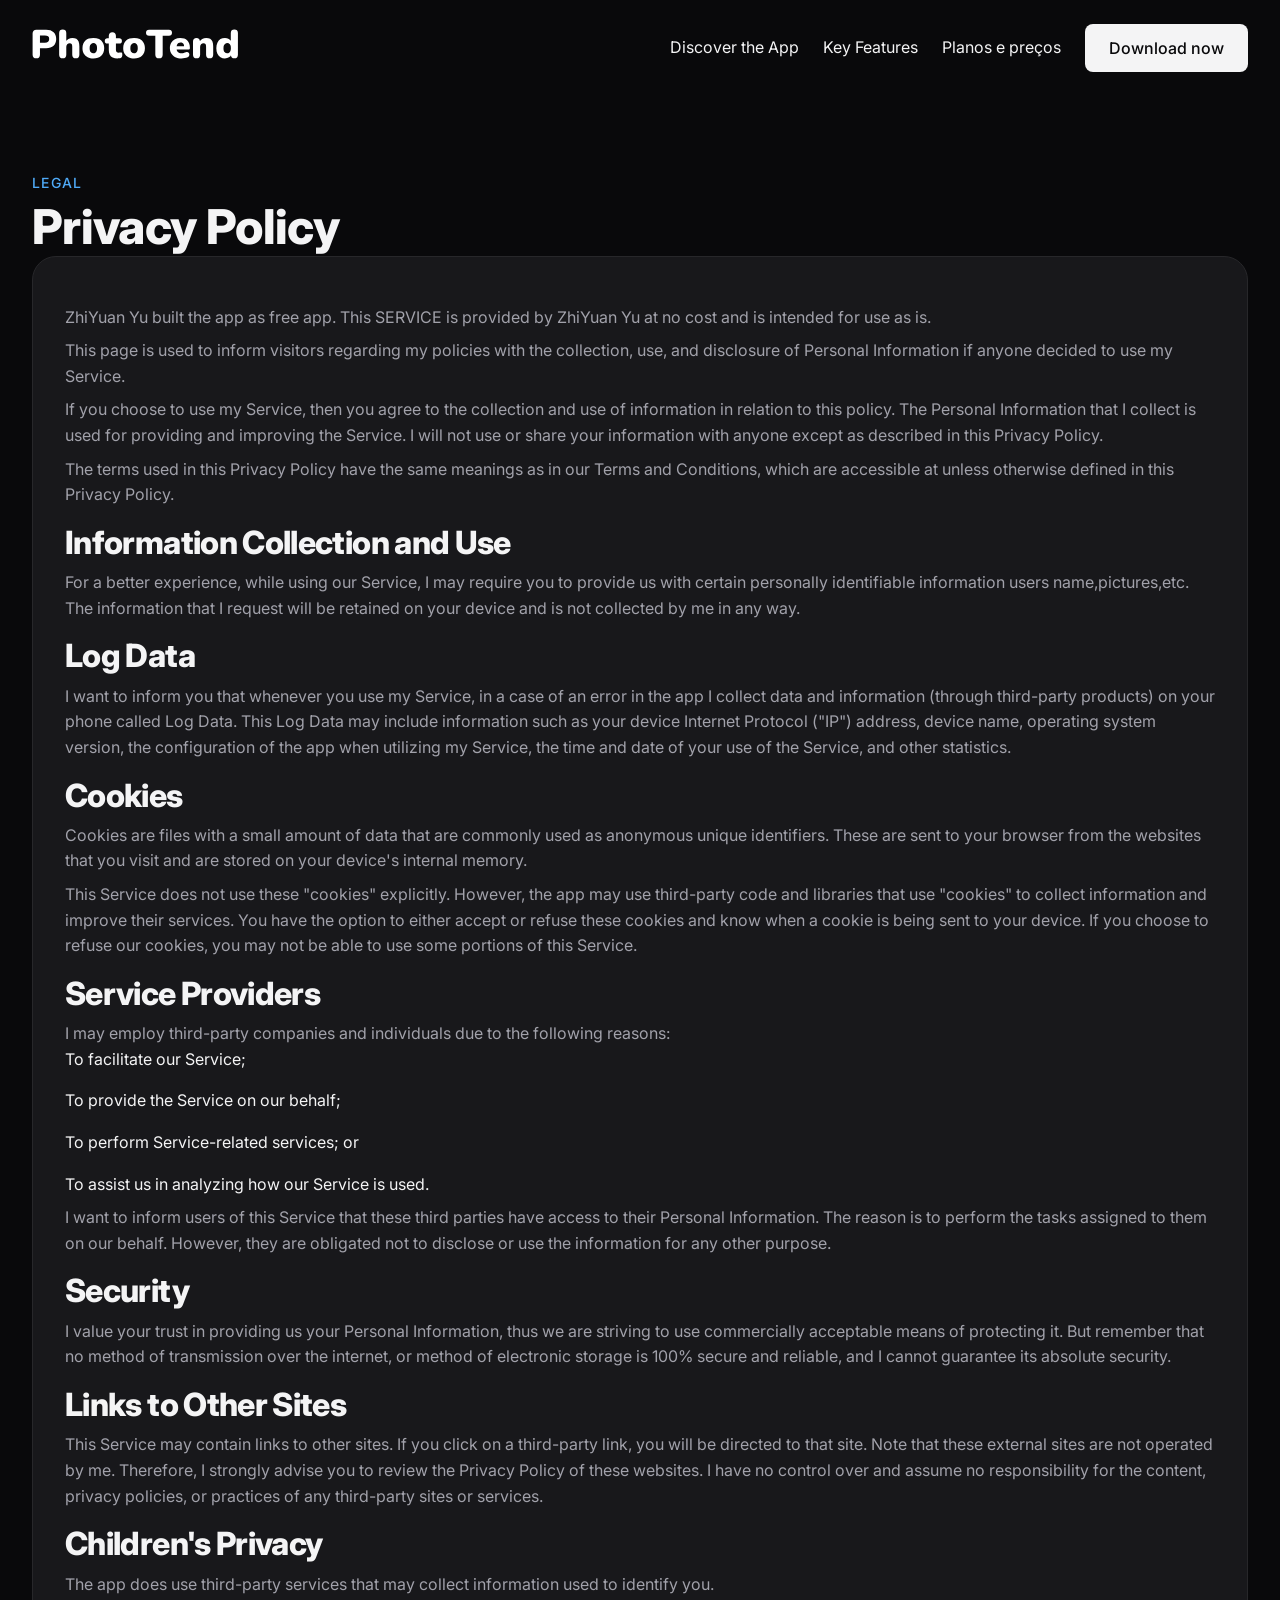
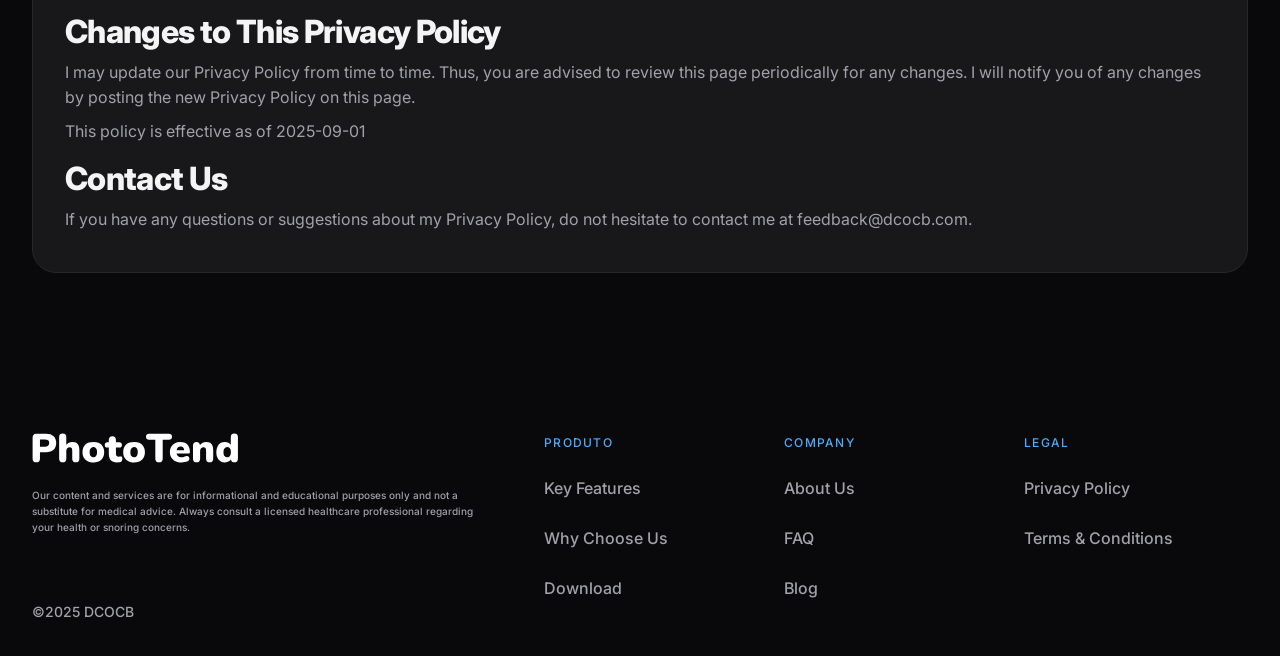
<file: en/privacy-policy.html>
<!DOCTYPE html>
<html lang="en">
  <head>
    <link rel="preconnect" href="https://fonts.googleapis.com" />
    <link rel="preconnect" href="https://fonts.gstatic.com" crossorigin />

    <meta charset="UTF-8" />
    <meta name="viewport" content="width=device-width, initial-scale=1.0" />
    <title>Zingen - Privacy Policy</title>
    <link rel="stylesheet" href="../styles/index.css" />

    <link
      href="https://fonts.googleapis.com/css2?family=Inter:wght@100..900&display=swap"
      rel="stylesheet"
    />
  </head>
  <body>
    <header>
      <div class="container py-base">
        <nav class="flex items-center gap-1.5">
          <a href="index.html">
            <img src="../assets/en/logo.svg" alt="Logo Zingen" />
          </a>

          <a href="index.html#about" class="desktop-only">Discover the App</a>
          <a href="index.html#features" class="desktop-only">Key Features</a>
          <a href="index.html#pricing" class="desktop-only">Planos e preços</a>

          <a href="index.html#download" class="btn btn-sm">Download now</a>
        </nav>
      </div>
    </header>

    <section>
      <div class="container py-xl">
        <header>
          <strong>Legal</strong>
          <h2>Privacy Policy</h2>
        </header>
        <div class="card py-lg px-lg">
          <p>ZhiYuan Yu built the app as free app. This SERVICE is provided by ZhiYuan Yu at no cost and is intended for use as is.</p>
          
          <p>This page is used to inform visitors regarding my policies with the collection, use, and disclosure of Personal Information if anyone decided to use my Service.</p>
          
          <p>If you choose to use my Service, then you agree to the collection and use of information in relation to this policy. The Personal Information that I collect is used for providing and improving the Service. I will not use or share your information with anyone except as described in this Privacy Policy.</p>
          
          <p>The terms used in this Privacy Policy have the same meanings as in our Terms and Conditions, which are accessible at unless otherwise defined in this Privacy Policy.</p>
          
          <h3>Information Collection and Use</h3>
          
          <p>For a better experience, while using our Service, I may require you to provide us with certain personally identifiable information users name,pictures,etc. The information that I request will be retained on your device and is not collected by me in any way.</p>
          
          <h3>Log Data</h3>
          
          <p>I want to inform you that whenever you use my Service, in a case of an error in the app I collect data and information (through third-party products) on your phone called Log Data. This Log Data may include information such as your device Internet Protocol ("IP") address, device name, operating system version, the configuration of the app when utilizing my Service, the time and date of your use of the Service, and other statistics.</p>
          
          <h3>Cookies</h3>
          
          <p>Cookies are files with a small amount of data that are commonly used as anonymous unique identifiers. These are sent to your browser from the websites that you visit and are stored on your device's internal memory.</p>
          
          <p>This Service does not use these "cookies" explicitly. However, the app may use third-party code and libraries that use "cookies" to collect information and improve their services. You have the option to either accept or refuse these cookies and know when a cookie is being sent to your device. If you choose to refuse our cookies, you may not be able to use some portions of this Service.</p>
          
          <h3>Service Providers</h3>
          
          <p>I may employ third-party companies and individuals due to the following reasons:</p>
          
          <ul role="list" class="grid gap-1">
            <li>To facilitate our Service;</li>
            <li>To provide the Service on our behalf;</li>
            <li>To perform Service-related services; or</li>
            <li>To assist us in analyzing how our Service is used.</li>
          </ul>
          
          <p>I want to inform users of this Service that these third parties have access to their Personal Information. The reason is to perform the tasks assigned to them on our behalf. However, they are obligated not to disclose or use the information for any other purpose.</p>
          
          <h3>Security</h3>
          
          <p>I value your trust in providing us your Personal Information, thus we are striving to use commercially acceptable means of protecting it. But remember that no method of transmission over the internet, or method of electronic storage is 100% secure and reliable, and I cannot guarantee its absolute security.</p>
          
          <h3>Links to Other Sites</h3>
          
          <p>This Service may contain links to other sites. If you click on a third-party link, you will be directed to that site. Note that these external sites are not operated by me. Therefore, I strongly advise you to review the Privacy Policy of these websites. I have no control over and assume no responsibility for the content, privacy policies, or practices of any third-party sites or services.</p>
          
          <h3>Children's Privacy</h3>
          
          <p>The app does use third-party services that may collect information used to identify you.</p>
          
          <h3>Changes to This Privacy Policy</h3>
          
          <p>I may update our Privacy Policy from time to time. Thus, you are advised to review this page periodically for any changes. I will notify you of any changes by posting the new Privacy Policy on this page.</p>
          
          <p>This policy is effective as of 2025-09-01</p>
          
          <h3>Contact Us</h3>
          
          <p>If you have any questions or suggestions about my Privacy Policy, do not hesitate to contact me at feedback@dcocb.com.</p>
        </div>
      </div>
    </section>
    
    <footer>
      <div class="container py-xl">
        <div class="grid top even-columns">
          <div>
            <img src="../assets/en/logo.svg" alt="" />
            
            <p style="font-size: 0.625rem; margin-top: 1rem;">Our content and services are for informational and educational purposes only and not a substitute for medical advice. Always consult a licensed healthcare professional regarding your health or snoring concerns.</p>
          </div>
          
          <div>
            <nav class="even-columns" style="display: grid; grid-template-columns: repeat(3, 1fr); gap: 1rem;">
              <ul role="list" class="grid gap-1.5">
                <li class="title">Produto</li>
                <li><a href="index.html#features">Key Features</a></li>
                <li><a href="index.html#advantages">Why Choose Us</a></li>
                <li><a href="index.html#download">Download</a></li>
              </ul>

              <ul role="list" class="grid gap-1.5">
                <li class="title">Company</li>
                <li><a href="index.html#about">About Us</a></li>
                <li><a href="faqs.html">FAQ</a></li>
                <li><a href="blog.html">Blog</a></li>
              </ul>

              <ul role="list" class="grid gap-1.5">
                <li class="title">Legal</li>
                <li><a href="privacy-policy.html">Privacy Policy</a></li>
                <li><a href="terms-conditions.html">Terms & Conditions</a></li>
              </ul>
            </nav>
          </div>
        </div>
        <section class="bottom flex gap-1.5">
          <span class="copy">©2025 DCOCB</span>
        </section>
      </div>
    </footer>
  </body>
</html>
</file>
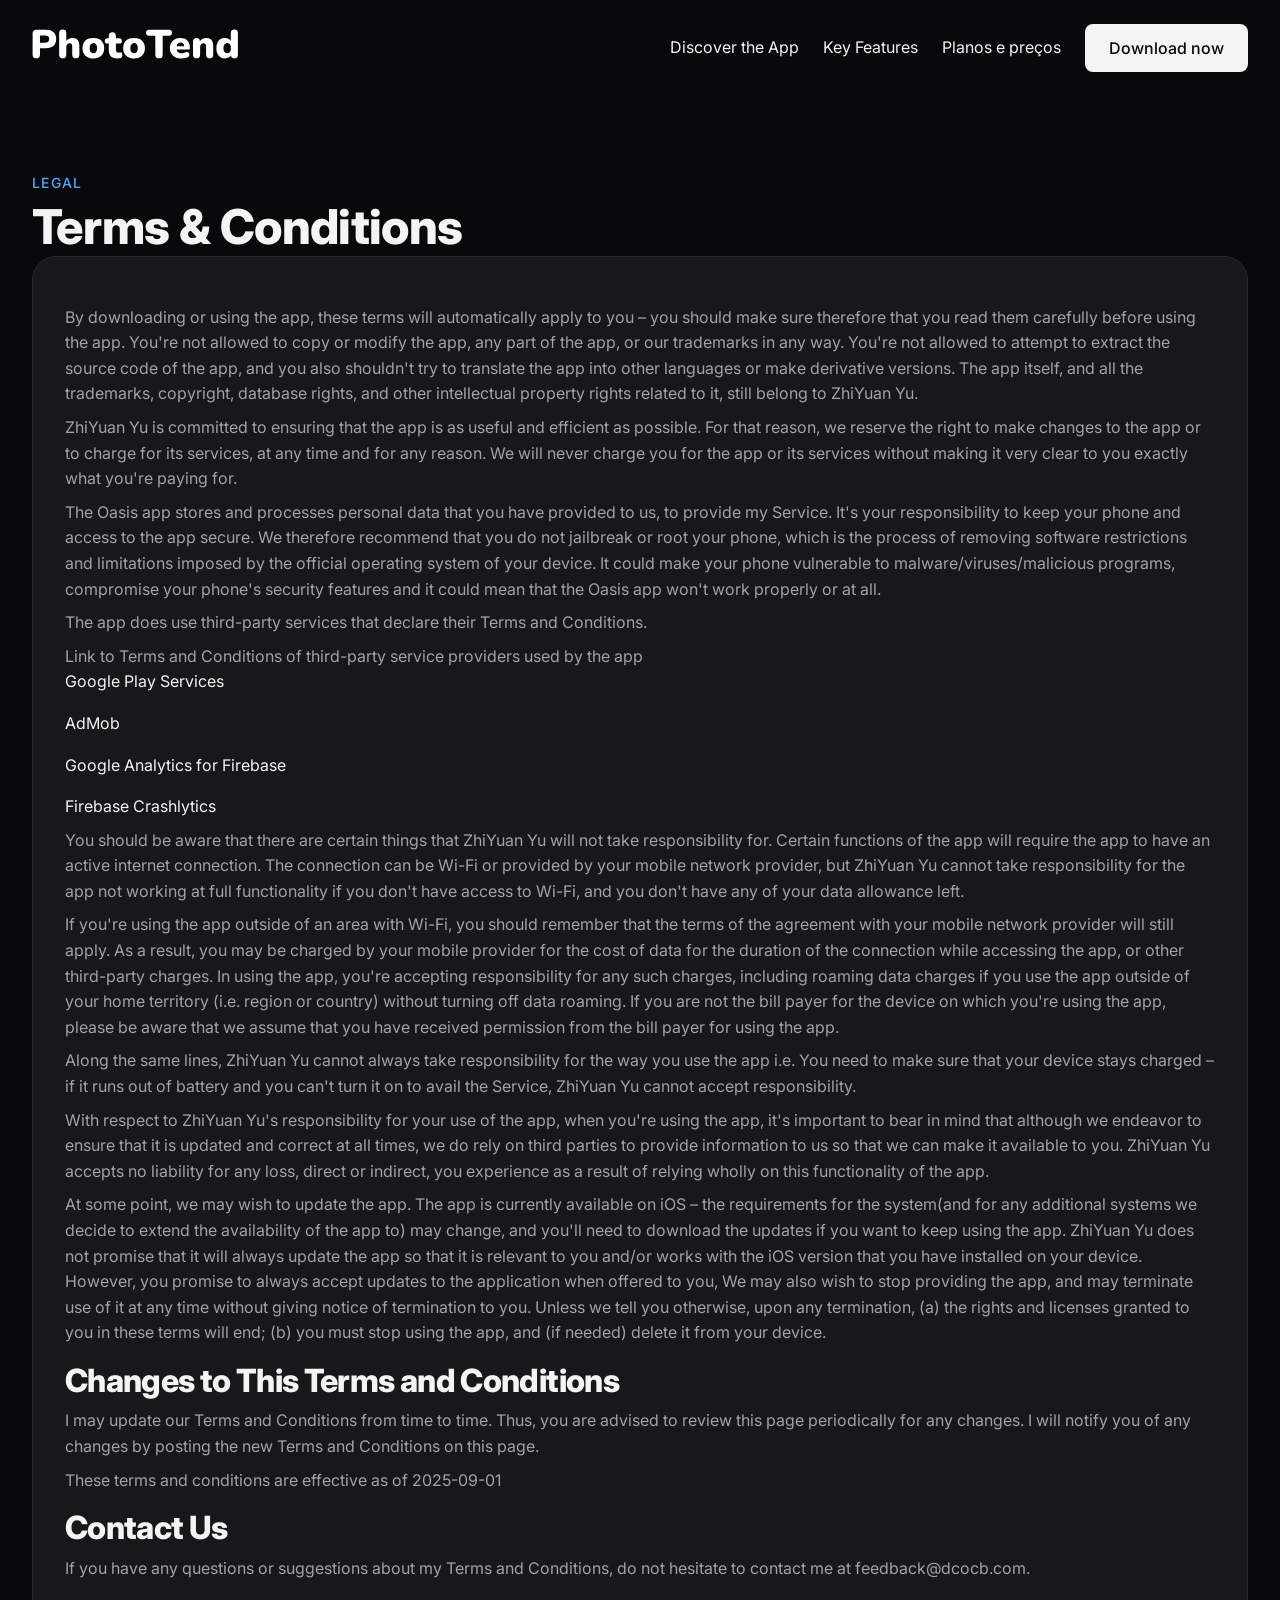
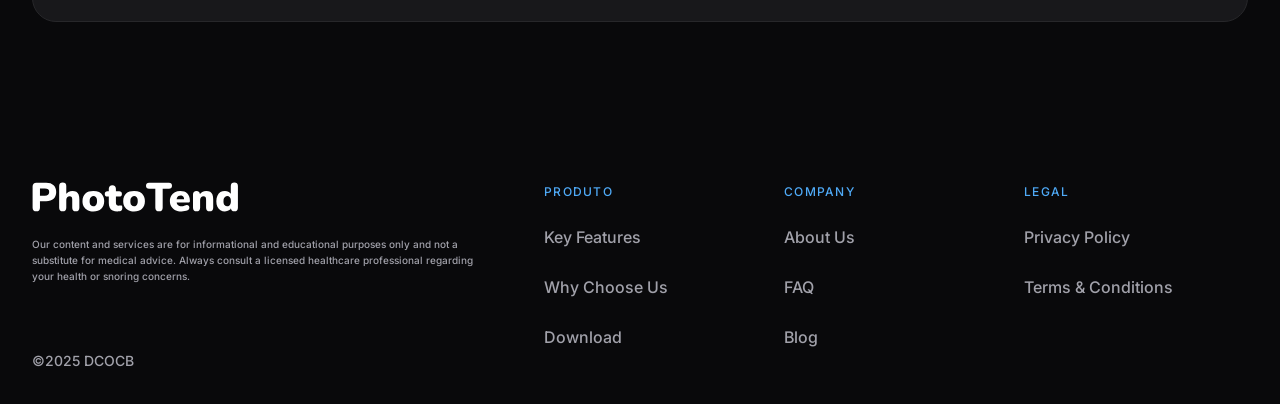
<file: en/terms-conditions.html>
<!DOCTYPE html>
<html lang="en">
  <head>
    <link rel="preconnect" href="https://fonts.googleapis.com" />
    <link rel="preconnect" href="https://fonts.gstatic.com" crossorigin />

    <meta charset="UTF-8" />
    <meta name="viewport" content="width=device-width, initial-scale=1.0" />
    <title>Zingen - Terms & Conditions</title>
    <link rel="stylesheet" href="../styles/index.css" />

    <link
      href="https://fonts.googleapis.com/css2?family=Inter:wght@100..900&display=swap"
      rel="stylesheet"
    />
  </head>
  <body>
    <header>
      <div class="container py-base">
        <nav class="flex items-center gap-1.5">
          <a href="index.html">
            <img src="../assets/en/logo.svg" alt="Logo Zingen" />
          </a>

          <a href="index.html#about" class="desktop-only">Discover the App</a>
          <a href="index.html#features" class="desktop-only">Key Features</a>
          <a href="index.html#pricing" class="desktop-only">Planos e preços</a>

          <a href="index.html#download" class="btn btn-sm">Download now</a>
        </nav>
      </div>
    </header>

    <section>
      <div class="container py-xl">
        <header>
          <strong>Legal</strong>
          <h2>Terms & Conditions</h2>
        </header>
        <div class="card py-lg px-lg">
          <p>By downloading or using the app, these terms will automatically apply to you – you should make sure therefore that you read them carefully before using the app. You're not allowed to copy or modify the app, any part of the app, or our trademarks in any way. You're not allowed to attempt to extract the source code of the app, and you also shouldn't try to translate the app into other languages or make derivative versions. The app itself, and all the trademarks, copyright, database rights, and other intellectual property rights related to it, still belong to ZhiYuan Yu.</p>
          
          <p>ZhiYuan Yu is committed to ensuring that the app is as useful and efficient as possible. For that reason, we reserve the right to make changes to the app or to charge for its services, at any time and for any reason. We will never charge you for the app or its services without making it very clear to you exactly what you're paying for.</p>
          
          <p>The Oasis app stores and processes personal data that you have provided to us, to provide my Service. It's your responsibility to keep your phone and access to the app secure. We therefore recommend that you do not jailbreak or root your phone, which is the process of removing software restrictions and limitations imposed by the official operating system of your device. It could make your phone vulnerable to malware/viruses/malicious programs, compromise your phone's security features and it could mean that the Oasis app won't work properly or at all.</p>
          
          <p>The app does use third-party services that declare their Terms and Conditions.</p>
          <p>Link to Terms and Conditions of third-party service providers used by the app</p>
          <ul role="list" class="grid gap-1">
            <li>Google Play Services</li>
            <li>AdMob</li>
            <li>Google Analytics for Firebase</li>
            <li>Firebase Crashlytics</li>
          </ul>
          
          <p>You should be aware that there are certain things that ZhiYuan Yu will not take responsibility for. Certain functions of the app will require the app to have an active internet connection. The connection can be Wi-Fi or provided by your mobile network provider, but ZhiYuan Yu cannot take responsibility for the app not working at full functionality if you don't have access to Wi-Fi, and you don't have any of your data allowance left.</p>
          
          <p>If you're using the app outside of an area with Wi-Fi, you should remember that the terms of the agreement with your mobile network provider will still apply. As a result, you may be charged by your mobile provider for the cost of data for the duration of the connection while accessing the app, or other third-party charges. In using the app, you're accepting responsibility for any such charges, including roaming data charges if you use the app outside of your home territory (i.e. region or country) without turning off data roaming. If you are not the bill payer for the device on which you're using the app, please be aware that we assume that you have received permission from the bill payer for using the app.</p>
          
          <p>Along the same lines, ZhiYuan Yu cannot always take responsibility for the way you use the app i.e. You need to make sure that your device stays charged – if it runs out of battery and you can't turn it on to avail the Service, ZhiYuan Yu cannot accept responsibility.</p>
          
          <p>With respect to ZhiYuan Yu's responsibility for your use of the app, when you're using the app, it's important to bear in mind that although we endeavor to ensure that it is updated and correct at all times, we do rely on third parties to provide information to us so that we can make it available to you. ZhiYuan Yu accepts no liability for any loss, direct or indirect, you experience as a result of relying wholly on this functionality of the app.</p>
          
          <p>At some point, we may wish to update the app. The app is currently available on iOS – the requirements for the system(and for any additional systems we decide to extend the availability of the app to) may change, and you'll need to download the updates if you want to keep using the app. ZhiYuan Yu does not promise that it will always update the app so that it is relevant to you and/or works with the iOS version that you have installed on your device. However, you promise to always accept updates to the application when offered to you, We may also wish to stop providing the app, and may terminate use of it at any time without giving notice of termination to you. Unless we tell you otherwise, upon any termination, (a) the rights and licenses granted to you in these terms will end; (b) you must stop using the app, and (if needed) delete it from your device.</p>
          
          <h3>Changes to This Terms and Conditions</h3>
          
          <p>I may update our Terms and Conditions from time to time. Thus, you are advised to review this page periodically for any changes. I will notify you of any changes by posting the new Terms and Conditions on this page.</p>
          
          <p>These terms and conditions are effective as of 2025-09-01</p>
          
          <h3>Contact Us</h3>
          
          <p>If you have any questions or suggestions about my Terms and Conditions, do not hesitate to contact me at feedback@dcocb.com.</p>
        </div>
      </div>
    </section>
    
    <footer>
      <div class="container py-xl">
        <div class="grid top even-columns">
          <div>
            <img src="../assets/en/logo.svg" alt="" />
            
            <p style="font-size: 0.625rem; margin-top: 1rem;">Our content and services are for informational and educational purposes only and not a substitute for medical advice. Always consult a licensed healthcare professional regarding your health or snoring concerns.</p>
          </div>
          
          <div>
            <nav class="even-columns" style="display: grid; grid-template-columns: repeat(3, 1fr); gap: 1rem;">
              <ul role="list" class="grid gap-1.5">
                <li class="title">Produto</li>
                <li><a href="index.html#features">Key Features</a></li>
                <li><a href="index.html#advantages">Why Choose Us</a></li>
                <li><a href="index.html#download">Download</a></li>
              </ul>

              <ul role="list" class="grid gap-1.5">
                <li class="title">Company</li>
                <li><a href="index.html#about">About Us</a></li>
                <li><a href="faqs.html">FAQ</a></li>
                <li><a href="blog.html">Blog</a></li>
              </ul>

              <ul role="list" class="grid gap-1.5">
                <li class="title">Legal</li>
                <li><a href="privacy-policy.html">Privacy Policy</a></li>
                <li><a href="terms-conditions.html">Terms & Conditions</a></li>
              </ul>
            </nav>
          </div>
        </div>
        <section class="bottom flex gap-1.5">
          <span class="copy">©2025 DCOCB</span>
        </section>
      </div>
    </footer>
  </body>
</html>
</file>
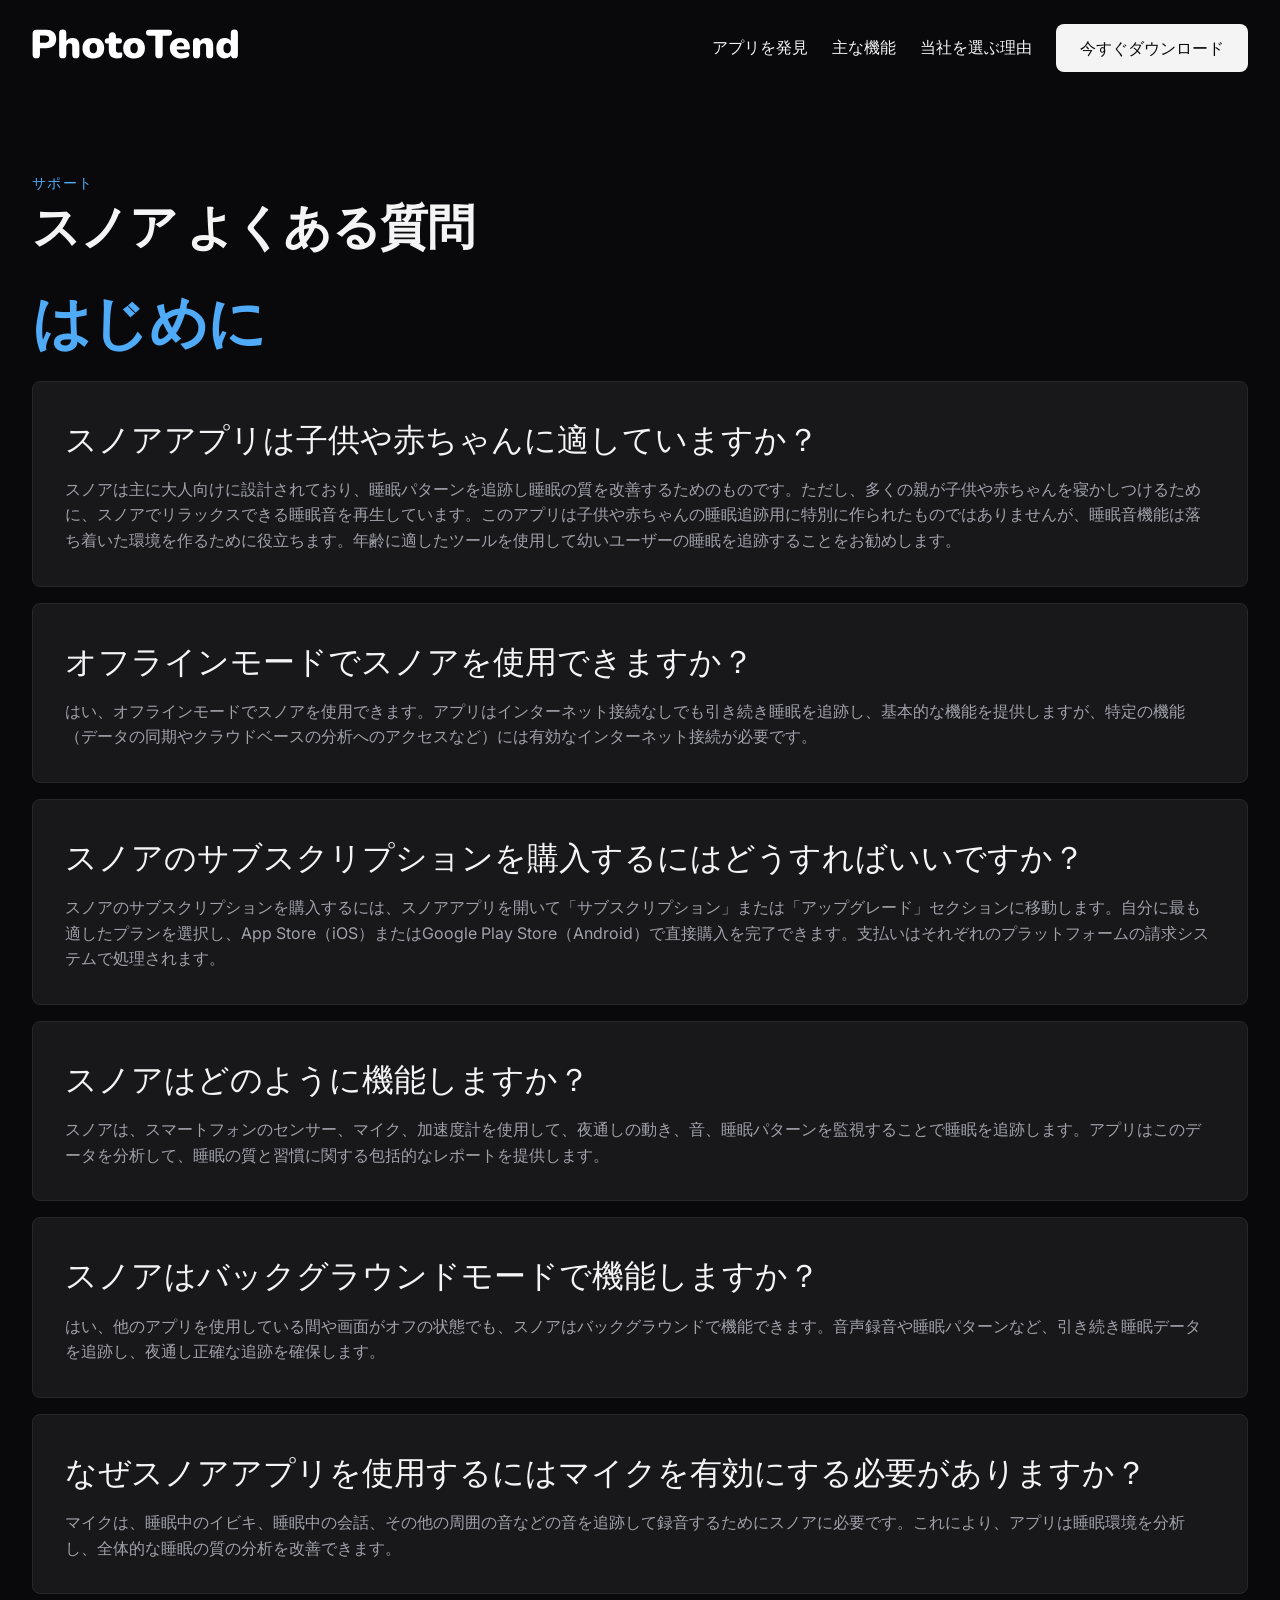
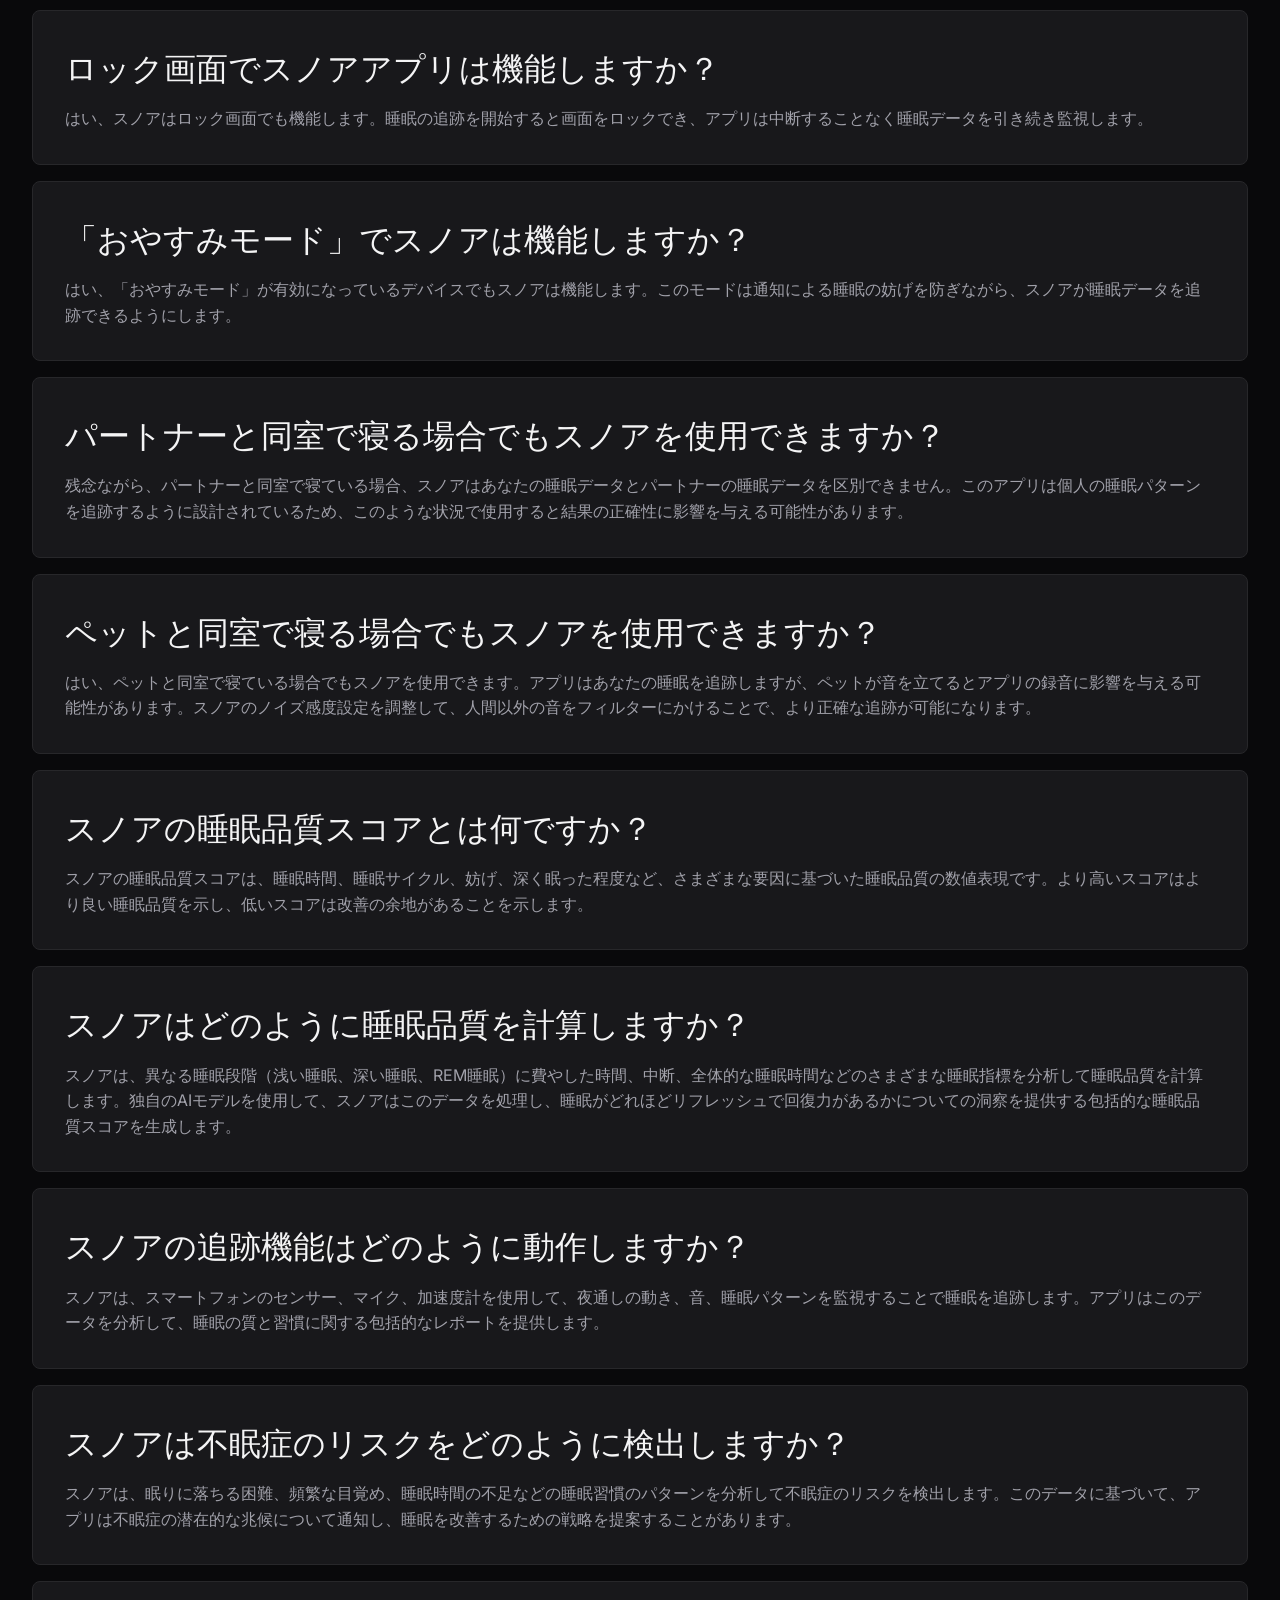
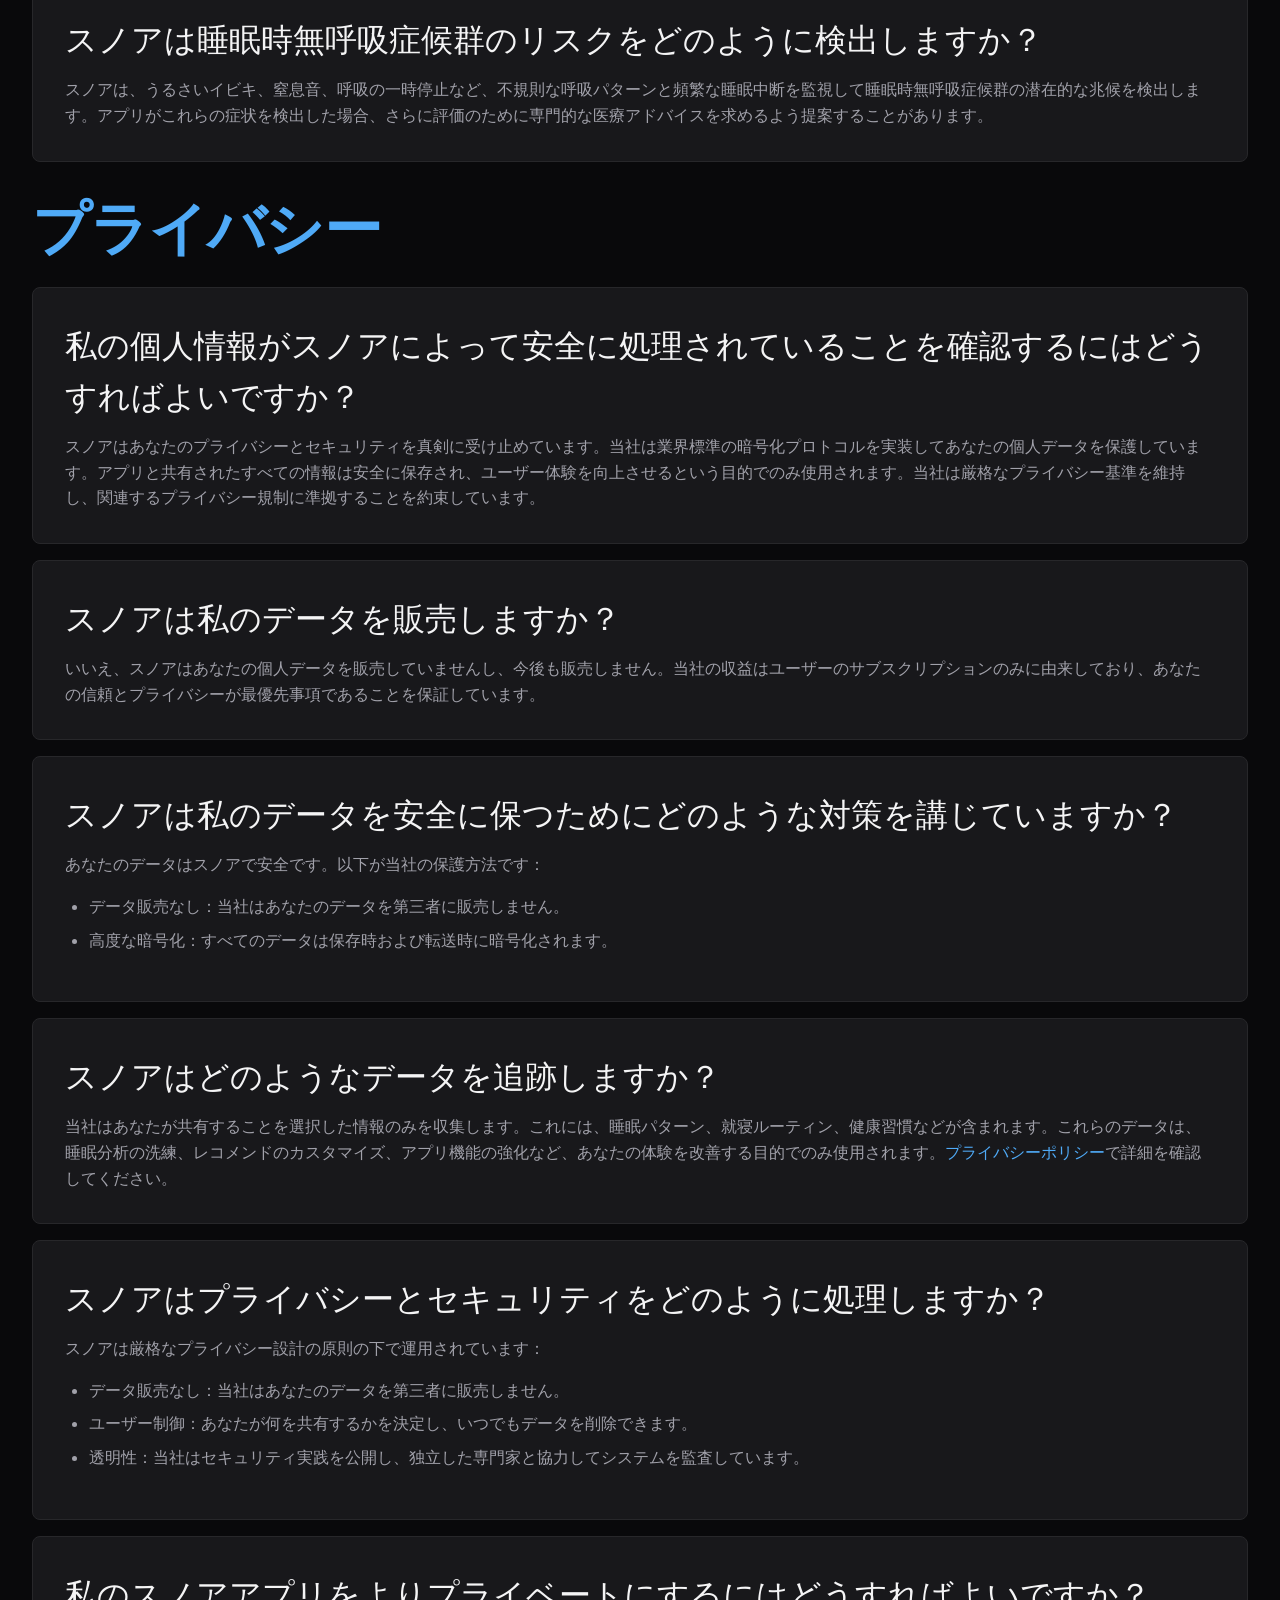
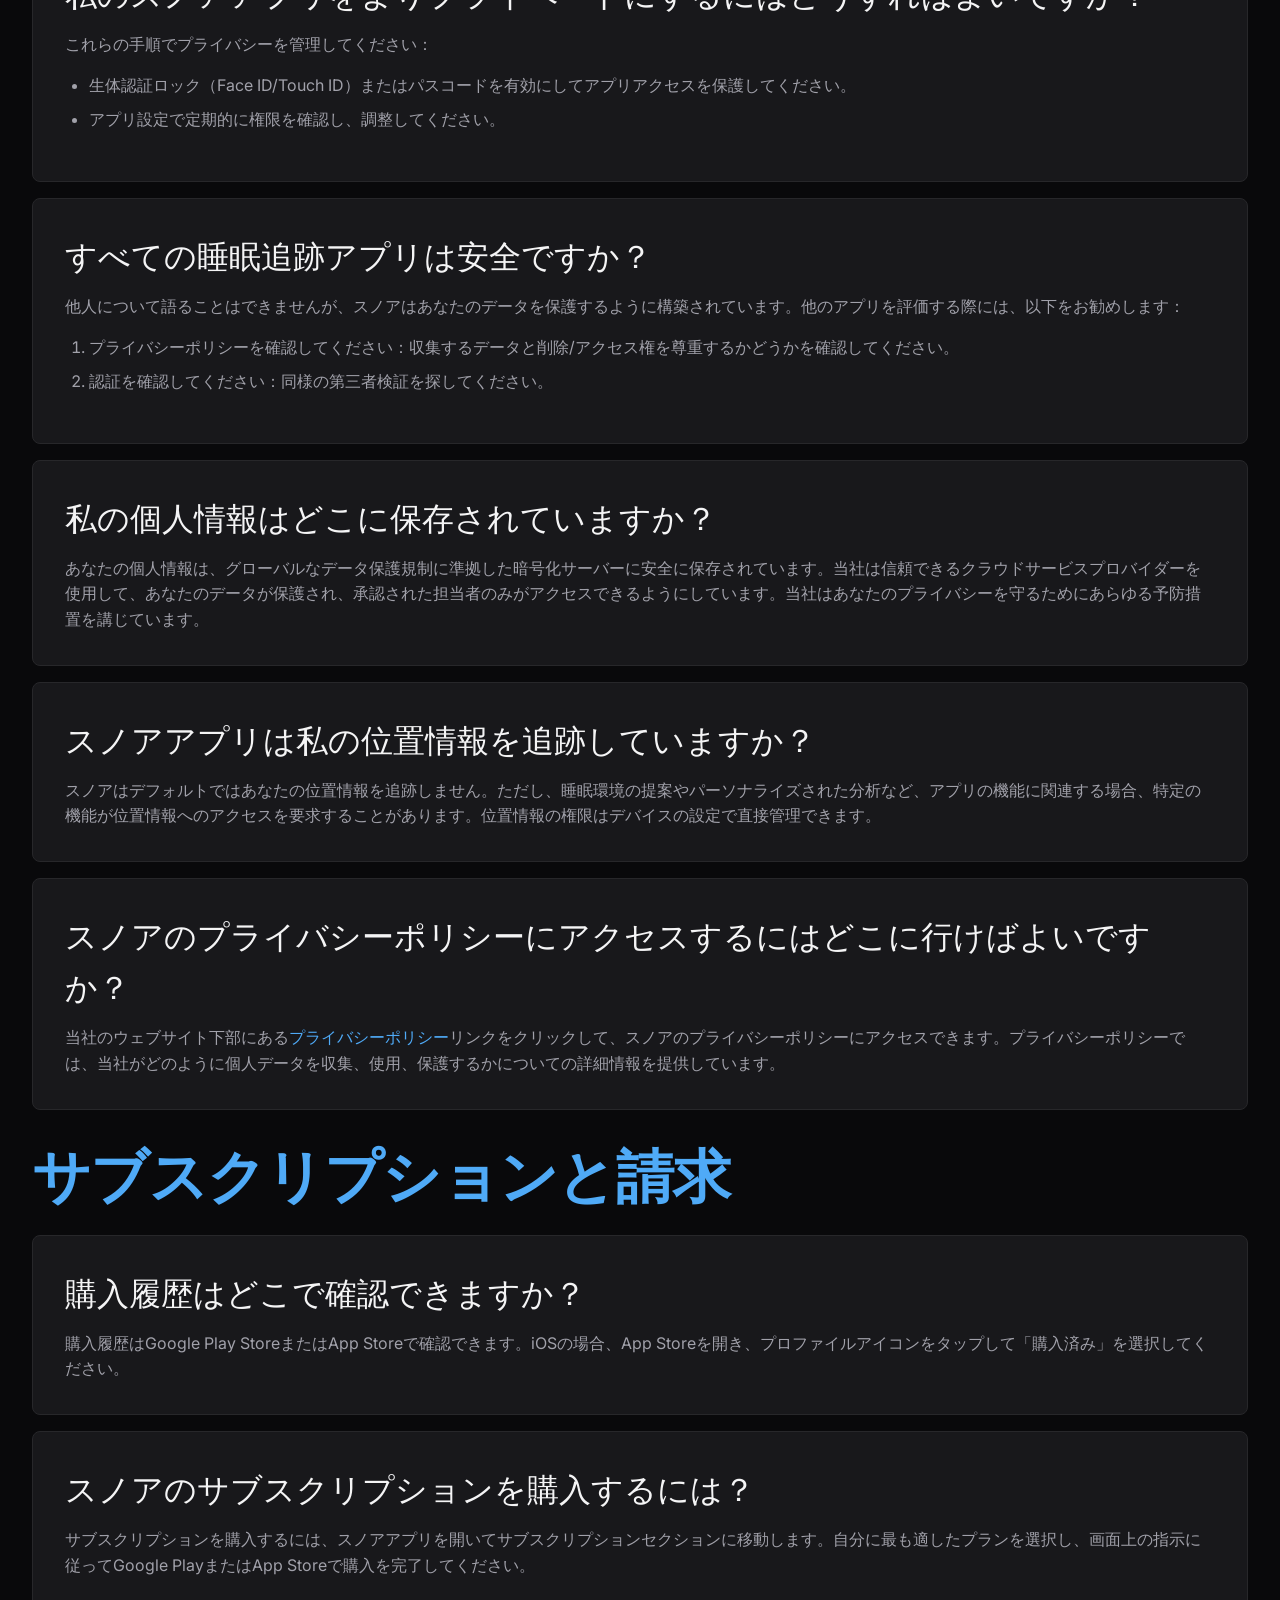
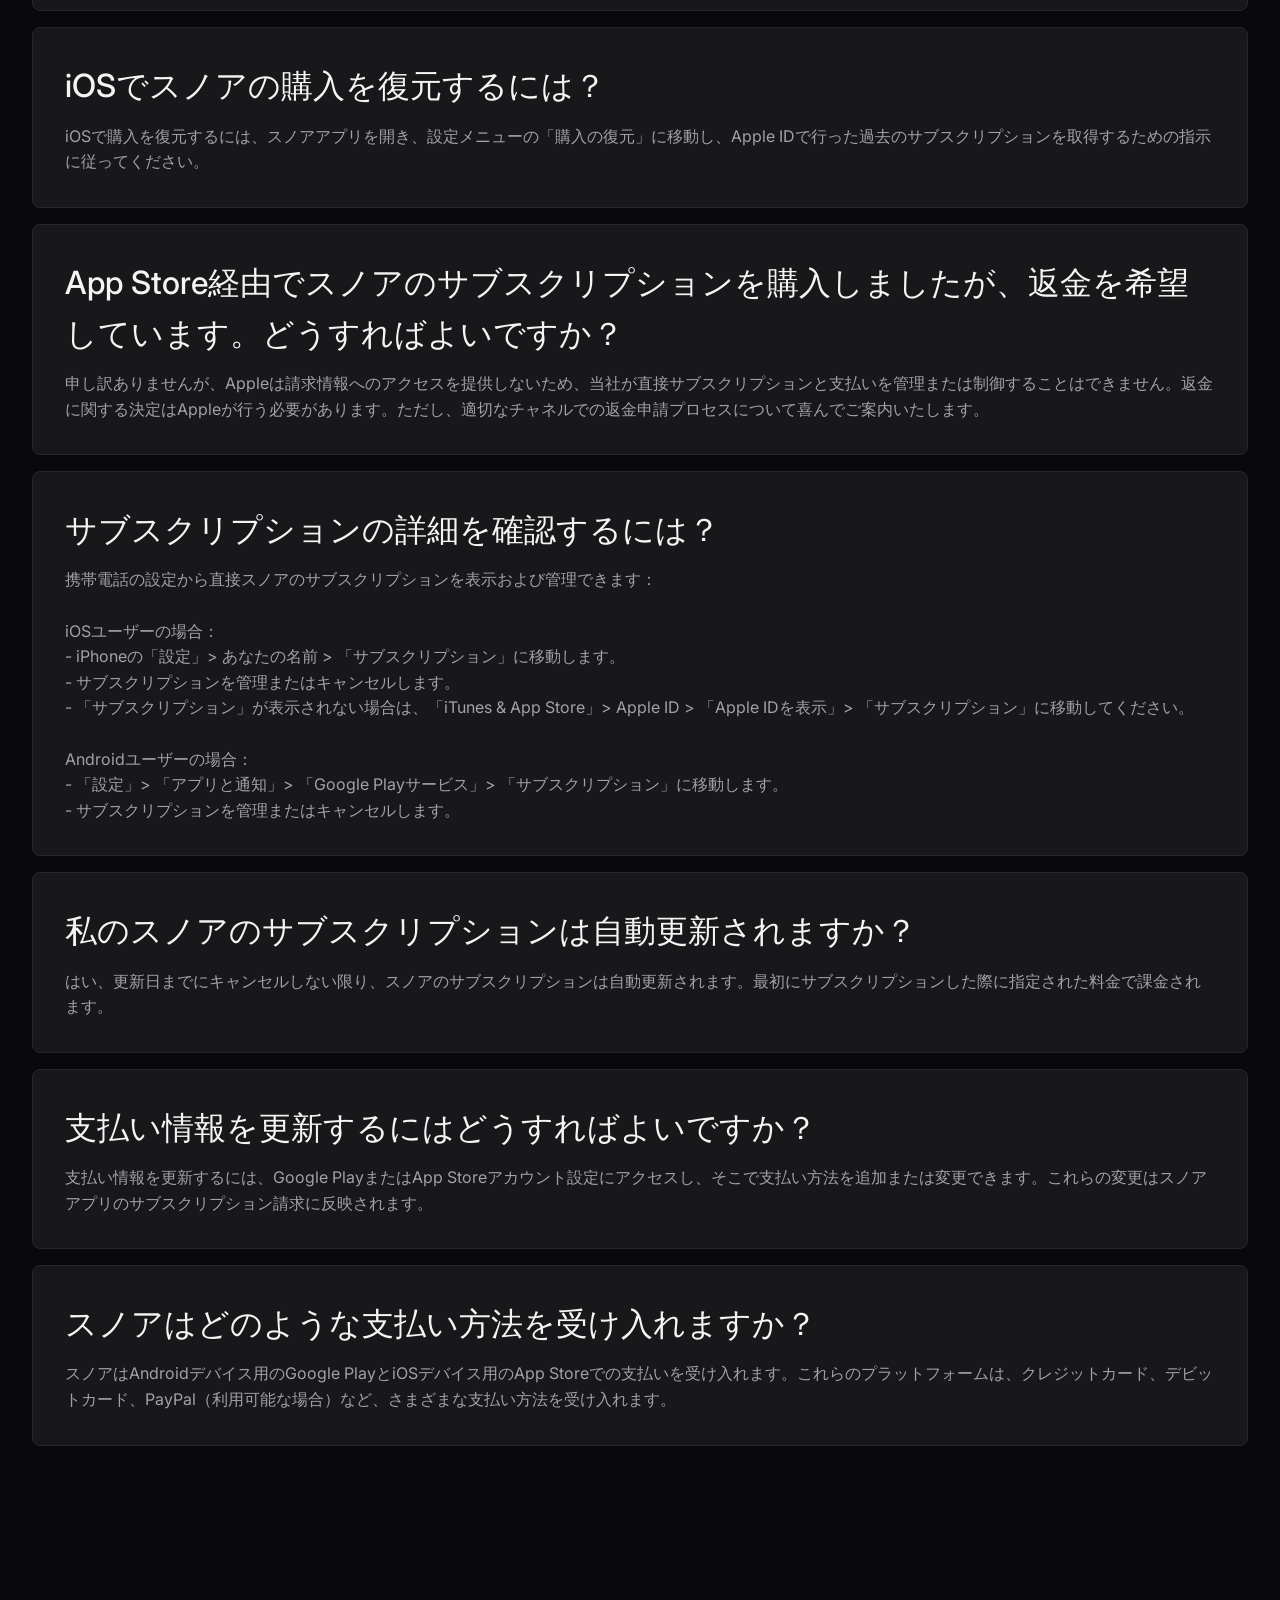
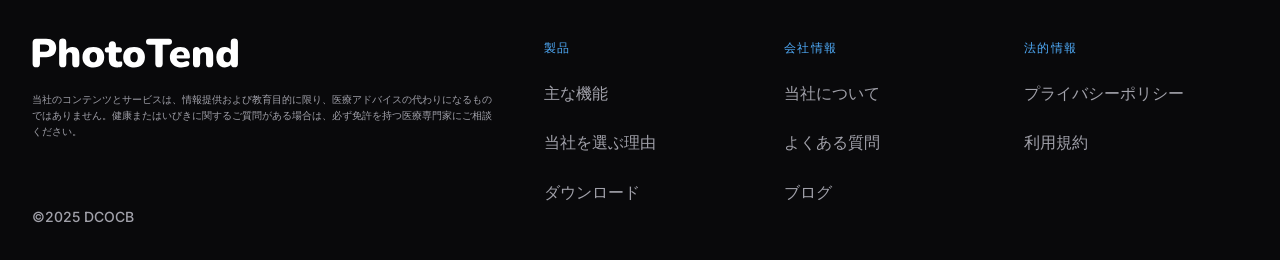
<file: jp/faqs.html>
<!DOCTYPE html>
<html lang="ja">
  <head>
    <script type="text/javascript">
      (function() {
        if (document.cookie.indexOf('lang_preference=en') === -1 && 
            window.location.pathname.indexOf('/jp/') === -1 &&
            window.location.search.indexOf('lang=en') === -1) {
          var userLang = navigator.language || navigator.userLanguage;
          if (userLang.startsWith('en') && window.location.pathname.indexOf('/en/') === -1) {
            window.location.href = '/faqs.html';
          } else if (userLang.startsWith('zh') && window.location.pathname.indexOf('/zh/') === -1) {
            window.location.href = '/zh/faqs.html';
          } else if (userLang.startsWith('jp') && window.location.pathname.indexOf('/jp/') === -1) {
            window.location.href = '/jp/faqs.html';
          } else if (userLang.startsWith('kr') && window.location.pathname.indexOf('/kr/') === -1) {
            window.location.href = '/kr/faqs.html';
          }
        }
      })();
    </script>
    <link rel="preconnect" href="https://fonts.googleapis.com" />
    <link rel="preconnect" href="https://fonts.gstatic.com" crossorigin />

    <meta charset="UTF-8" />
    <meta name="viewport" content="width=device-width, initial-scale=1.0" />
    <title>スノアアプリのよくある質問 - 睡眠追跡とイビキ対策</title>
    <meta name="description" content="スノアアプリ、睡眠追跡機能、イビキ対策、AI搭載技術で睡眠の質を改善する方法に関するよくある質問にお答えします。">
    <link rel="stylesheet" href="../styles/index.css" />
    <link rel="stylesheet" href="../styles/faqs.css" />
    
    <!-- Hreflang tags for SEO -->
    <link rel="alternate" hreflang="en" href="https://snore.dcocb.com/faqs.html" />
    <link rel="alternate" hreflang="zh-TW" href="https://snore.dcocb.com/zh/faqs.html" />
    <link rel="alternate" hreflang="jp" href="https://snore.dcocb.com/jp/faqs.html" />
    <link rel="alternate" hreflang="kr" href="https://snore.dcocb.com/kr/faqs.html" />
    <link rel="alternate" hreflang="x-default" href="https://snore.dcocb.com/faqs.html" />
    
    <!-- SEO Enhancement: Canonical URL -->
    <link rel="canonical" href="https://snore.dcocb.com/jp/faqs.html" />
    
    <!-- SEO Enhancement: Open Graph -->
    <meta property="og:title" content="スノアアプリのよくある質問 - 睡眠追跡とイビキ対策" />
    <meta property="og:description" content="スノアアプリ、睡眠追跡機能、イビキ対策、AI搭載技術で睡眠の質を改善する方法に関するよくある質問にお答えします。" />
    <meta property="og:type" content="website" />
    <meta property="og:url" content="https://snore.dcocb.com/jp/faqs.html" />
    
    <!-- SEO Enhancement: Twitter Card -->
    <meta name="twitter:card" content="summary" />
    <meta name="twitter:title" content="スノアアプリのよくある質問 - 睡眠追跡とイビキ対策" />
    <meta name="twitter:description" content="スノアアプリ、睡眠追跡機能、イビキ対策、AI搭載技術で睡眠の質を改善する方法に関するよくある質問にお答えします。" />
    
    <!-- SEO Enhancement: Structured Data for FAQ -->
    <script type="application/ld+json">
    {
      "@context": "https://schema.org",
      "@type": "FAQPage",
      "mainEntity": [
        {
          "@type": "Question",
          "name": "スノアアプリは子供や赤ちゃんに適していますか？",
          "acceptedAnswer": {
            "@type": "Answer",
            "text": "スノアは主に大人向けに設計されており、睡眠パターンを追跡し睡眠の質を改善するためのものです。ただし、多くの親が子供や赤ちゃんを寝かしつけるために、スノアでリラックスできる睡眠音を再生しています。このアプリは子供や赤ちゃんの睡眠追跡用に特別に作られたものではありませんが、睡眠音機能は落ち着いた環境を作るために役立ちます。年齢に適したツールを使用して幼いユーザーの睡眠を追跡することをお勧めします。"
          }
        },
        {
          "@type": "Question",
          "name": "オフラインモードでスノアを使用できますか？",
          "acceptedAnswer": {
            "@type": "Answer",
            "text": "はい、オフラインモードでスノアを使用できます。アプリはインターネット接続なしでも引き続き睡眠を追跡し、基本的な機能を提供しますが、特定の機能（データの同期やクラウドベースの分析へのアクセスなど）には有効なインターネット接続が必要です。"
          }
        }
      ]
    }
    </script>

    <link
      href="https://fonts.googleapis.com/css2?family=Inter:wght@100..900&display=swap"
      rel="stylesheet"
    />
  </head>
  <body>
    <header>
      <div class="container py-base">
        <nav class="flex items-center gap-1.5">
          <a href="../index.html">
            <img src="../assets/jp/logo.svg" alt="Logo Snore" />
          </a>

          <a href="../index.html#about" class="desktop-only">アプリを発見</a>
          <a href="../index.html#features" class="desktop-only">主な機能</a>
          <a href="../index.html#advantages" class="desktop-only">当社を選ぶ理由</a>

          <a href="../index.html#download" class="btn btn-sm">今すぐダウンロード</a>
        </nav>
      </div>
    </header>

    <section id="faqs">
      <div class="container py-xl">
        <header>
          <strong>サポート</strong>
          <h2>スノア よくある質問</h2>
        </header>
        
        <div class="faq-container">
          <div class="faq-category">
            <h3>はじめに</h3>
            
            <div class="faq-item">
              <h4>スノアアプリは子供や赤ちゃんに適していますか？</h4>
              <p>スノアは主に大人向けに設計されており、睡眠パターンを追跡し睡眠の質を改善するためのものです。ただし、多くの親が子供や赤ちゃんを寝かしつけるために、スノアでリラックスできる睡眠音を再生しています。このアプリは子供や赤ちゃんの睡眠追跡用に特別に作られたものではありませんが、睡眠音機能は落ち着いた環境を作るために役立ちます。年齢に適したツールを使用して幼いユーザーの睡眠を追跡することをお勧めします。</p>
            </div>
            
            <div class="faq-item">
              <h4>オフラインモードでスノアを使用できますか？</h4>
              <p>はい、オフラインモードでスノアを使用できます。アプリはインターネット接続なしでも引き続き睡眠を追跡し、基本的な機能を提供しますが、特定の機能（データの同期やクラウドベースの分析へのアクセスなど）には有効なインターネット接続が必要です。</p>
            </div>
            
            <div class="faq-item">
              <h4>スノアのサブスクリプションを購入するにはどうすればいいですか？</h4>
              <p>スノアのサブスクリプションを購入するには、スノアアプリを開いて「サブスクリプション」または「アップグレード」セクションに移動します。自分に最も適したプランを選択し、App Store（iOS）またはGoogle Play Store（Android）で直接購入を完了できます。支払いはそれぞれのプラットフォームの請求システムで処理されます。</p>
            </div>
            
            <div class="faq-item">
              <h4>スノアはどのように機能しますか？</h4>
              <p>スノアは、スマートフォンのセンサー、マイク、加速度計を使用して、夜通しの動き、音、睡眠パターンを監視することで睡眠を追跡します。アプリはこのデータを分析して、睡眠の質と習慣に関する包括的なレポートを提供します。</p>
            </div>
            
            <div class="faq-item">
              <h4>スノアはバックグラウンドモードで機能しますか？</h4>
              <p>はい、他のアプリを使用している間や画面がオフの状態でも、スノアはバックグラウンドで機能できます。音声録音や睡眠パターンなど、引き続き睡眠データを追跡し、夜通し正確な追跡を確保します。</p>
            </div>
            
            <div class="faq-item">
              <h4>なぜスノアアプリを使用するにはマイクを有効にする必要がありますか？</h4>
              <p>マイクは、睡眠中のイビキ、睡眠中の会話、その他の周囲の音などの音を追跡して録音するためにスノアに必要です。これにより、アプリは睡眠環境を分析し、全体的な睡眠の質の分析を改善できます。</p>
            </div>
            
            <div class="faq-item">
              <h4>ロック画面でスノアアプリは機能しますか？</h4>
              <p>はい、スノアはロック画面でも機能します。睡眠の追跡を開始すると画面をロックでき、アプリは中断することなく睡眠データを引き続き監視します。</p>
            </div>
            
            <div class="faq-item">
              <h4>「おやすみモード」でスノアは機能しますか？</h4>
              <p>はい、「おやすみモード」が有効になっているデバイスでもスノアは機能します。このモードは通知による睡眠の妨げを防ぎながら、スノアが睡眠データを追跡できるようにします。</p>
            </div>
            
            <div class="faq-item">
              <h4>パートナーと同室で寝る場合でもスノアを使用できますか？</h4>
              <p>残念ながら、パートナーと同室で寝ている場合、スノアはあなたの睡眠データとパートナーの睡眠データを区別できません。このアプリは個人の睡眠パターンを追跡するように設計されているため、このような状況で使用すると結果の正確性に影響を与える可能性があります。</p>
            </div>
            
            <div class="faq-item">
              <h4>ペットと同室で寝る場合でもスノアを使用できますか？</h4>
              <p>はい、ペットと同室で寝ている場合でもスノアを使用できます。アプリはあなたの睡眠を追跡しますが、ペットが音を立てるとアプリの録音に影響を与える可能性があります。スノアのノイズ感度設定を調整して、人間以外の音をフィルターにかけることで、より正確な追跡が可能になります。</p>
            </div>
            
            <div class="faq-item">
              <h4>スノアの睡眠品質スコアとは何ですか？</h4>
              <p>スノアの睡眠品質スコアは、睡眠時間、睡眠サイクル、妨げ、深く眠った程度など、さまざまな要因に基づいた睡眠品質の数値表現です。より高いスコアはより良い睡眠品質を示し、低いスコアは改善の余地があることを示します。</p>
            </div>
            
            <div class="faq-item">
              <h4>スノアはどのように睡眠品質を計算しますか？</h4>
              <p>スノアは、異なる睡眠段階（浅い睡眠、深い睡眠、REM睡眠）に費やした時間、中断、全体的な睡眠時間などのさまざまな睡眠指標を分析して睡眠品質を計算します。独自のAIモデルを使用して、スノアはこのデータを処理し、睡眠がどれほどリフレッシュで回復力があるかについての洞察を提供する包括的な睡眠品質スコアを生成します。</p>
            </div>
            
            <div class="faq-item">
              <h4>スノアの追跡機能はどのように動作しますか？</h4>
              <p>スノアは、スマートフォンのセンサー、マイク、加速度計を使用して、夜通しの動き、音、睡眠パターンを監視することで睡眠を追跡します。アプリはこのデータを分析して、睡眠の質と習慣に関する包括的なレポートを提供します。</p>
            </div>
            
            <div class="faq-item">
              <h4>スノアは不眠症のリスクをどのように検出しますか？</h4>
              <p>スノアは、眠りに落ちる困難、頻繁な目覚め、睡眠時間の不足などの睡眠習慣のパターンを分析して不眠症のリスクを検出します。このデータに基づいて、アプリは不眠症の潜在的な兆候について通知し、睡眠を改善するための戦略を提案することがあります。</p>
            </div>
            
            <div class="faq-item">
              <h4>スノアは睡眠時無呼吸症候群のリスクをどのように検出しますか？</h4>
              <p>スノアは、うるさいイビキ、窒息音、呼吸の一時停止など、不規則な呼吸パターンと頻繁な睡眠中断を監視して睡眠時無呼吸症候群の潜在的な兆候を検出します。アプリがこれらの症状を検出した場合、さらに評価のために専門的な医療アドバイスを求めるよう提案することがあります。</p>
            </div>
          </div>
          
          <div class="faq-category">
            <h3>プライバシー</h3>
            
            <div class="faq-item">
              <h4>私の個人情報がスノアによって安全に処理されていることを確認するにはどうすればよいですか？</h4>
              <p>スノアはあなたのプライバシーとセキュリティを真剣に受け止めています。当社は業界標準の暗号化プロトコルを実装してあなたの個人データを保護しています。アプリと共有されたすべての情報は安全に保存され、ユーザー体験を向上させるという目的でのみ使用されます。当社は厳格なプライバシー基準を維持し、関連するプライバシー規制に準拠することを約束しています。</p>
            </div>
            
            <div class="faq-item">
              <h4>スノアは私のデータを販売しますか？</h4>
              <p>いいえ、スノアはあなたの個人データを販売していませんし、今後も販売しません。当社の収益はユーザーのサブスクリプションのみに由来しており、あなたの信頼とプライバシーが最優先事項であることを保証しています。</p>
            </div>
            
            <div class="faq-item">
              <h4>スノアは私のデータを安全に保つためにどのような対策を講じていますか？</h4>
              <p>あなたのデータはスノアで安全です。以下が当社の保護方法です：</p>
              <ul>
                <li>データ販売なし：当社はあなたのデータを第三者に販売しません。</li>
                <li>高度な暗号化：すべてのデータは保存時および転送時に暗号化されます。</li>
              </ul>
            </div>
            
            <div class="faq-item">
              <h4>スノアはどのようなデータを追跡しますか？</h4>
              <p>当社はあなたが共有することを選択した情報のみを収集します。これには、睡眠パターン、就寝ルーティン、健康習慣などが含まれます。これらのデータは、睡眠分析の洗練、レコメンドのカスタマイズ、アプリ機能の強化など、あなたの体験を改善する目的でのみ使用されます。<a href="../privacy-policy.html">プライバシーポリシー</a>で詳細を確認してください。</p>
            </div>
            
            <div class="faq-item">
              <h4>スノアはプライバシーとセキュリティをどのように処理しますか？</h4>
              <p>スノアは厳格なプライバシー設計の原則の下で運用されています：</p>
              <ul>
                <li>データ販売なし：当社はあなたのデータを第三者に販売しません。</li>
                <li>ユーザー制御：あなたが何を共有するかを決定し、いつでもデータを削除できます。</li>
                <li>透明性：当社はセキュリティ実践を公開し、独立した専門家と協力してシステムを監査しています。</li>
              </ul>
            </div>
            
            <div class="faq-item">
              <h4>私のスノアアプリをよりプライベートにするにはどうすればよいですか？</h4>
              <p>これらの手順でプライバシーを管理してください：</p>
              <ul>
                <li>生体認証ロック（Face ID/Touch ID）またはパスコードを有効にしてアプリアクセスを保護してください。</li>
                <li>アプリ設定で定期的に権限を確認し、調整してください。</li>
              </ul>
            </div>
            
            <div class="faq-item">
              <h4>すべての睡眠追跡アプリは安全ですか？</h4>
              <p>他人について語ることはできませんが、スノアはあなたのデータを保護するように構築されています。他のアプリを評価する際には、以下をお勧めします：</p>
              <ol>
                <li>プライバシーポリシーを確認してください：収集するデータと削除/アクセス権を尊重するかどうかを確認してください。</li>
                <li>認証を確認してください：同様の第三者検証を探してください。</li>
              </ol>
            </div>
            
            <div class="faq-item">
              <h4>私の個人情報はどこに保存されていますか？</h4>
              <p>あなたの個人情報は、グローバルなデータ保護規制に準拠した暗号化サーバーに安全に保存されています。当社は信頼できるクラウドサービスプロバイダーを使用して、あなたのデータが保護され、承認された担当者のみがアクセスできるようにしています。当社はあなたのプライバシーを守るためにあらゆる予防措置を講じています。</p>
            </div>
            
            <div class="faq-item">
              <h4>スノアアプリは私の位置情報を追跡していますか？</h4>
              <p>スノアはデフォルトではあなたの位置情報を追跡しません。ただし、睡眠環境の提案やパーソナライズされた分析など、アプリの機能に関連する場合、特定の機能が位置情報へのアクセスを要求することがあります。位置情報の権限はデバイスの設定で直接管理できます。</p>
            </div>
            
            <div class="faq-item">
              <h4>スノアのプライバシーポリシーにアクセスするにはどこに行けばよいですか？</h4>
              <p>当社のウェブサイト下部にある<a href="../privacy-policy.html">プライバシーポリシー</a>リンクをクリックして、スノアのプライバシーポリシーにアクセスできます。プライバシーポリシーでは、当社がどのように個人データを収集、使用、保護するかについての詳細情報を提供しています。</p>
            </div>
          </div>
                  <div class="faq-container">
          <div class="faq-category">
            <h3>サブスクリプションと請求</h3>
            <div class="faq-item">
              <h4>購入履歴はどこで確認できますか？</h4>
              <p>購入履歴はGoogle Play StoreまたはApp Storeで確認できます。iOSの場合、App Storeを開き、プロファイルアイコンをタップして「購入済み」を選択してください。</p>
            </div>

            <div class="faq-item">
              <h4>スノアのサブスクリプションを購入するには？</h4>
              <p>サブスクリプションを購入するには、スノアアプリを開いてサブスクリプションセクションに移動します。自分に最も適したプランを選択し、画面上の指示に従ってGoogle PlayまたはApp Storeで購入を完了してください。</p>
            </div>

            <div class="faq-item">
              <h4>iOSでスノアの購入を復元するには？</h4>
              <p>iOSで購入を復元するには、スノアアプリを開き、設定メニューの「購入の復元」に移動し、Apple IDで行った過去のサブスクリプションを取得するための指示に従ってください。</p>
            </div>

            <div class="faq-item">
              <h4>App Store経由でスノアのサブスクリプションを購入しましたが、返金を希望しています。どうすればよいですか？</h4>
              <p>申し訳ありませんが、Appleは請求情報へのアクセスを提供しないため、当社が直接サブスクリプションと支払いを管理または制御することはできません。返金に関する決定はAppleが行う必要があります。ただし、適切なチャネルでの返金申請プロセスについて喜んでご案内いたします。</p>
            </div>

            <div class="faq-item">
               <h4>サブスクリプションの詳細を確認するには？</h4>
               <p>携帯電話の設定から直接スノアのサブスクリプションを表示および管理できます：<br><br>
                iOSユーザーの場合：<br>
                - iPhoneの「設定」> あなたの名前 > 「サブスクリプション」に移動します。<br>
                - サブスクリプションを管理またはキャンセルします。<br>
                - 「サブスクリプション」が表示されない場合は、「iTunes & App Store」> Apple ID > 「Apple IDを表示」> 「サブスクリプション」に移動してください。<br><br>
                Androidユーザーの場合：<br>
                - 「設定」> 「アプリと通知」> 「Google Playサービス」> 「サブスクリプション」に移動します。<br>
                - サブスクリプションを管理またはキャンセルします。</p>
            </div>

            <div class="faq-item">
              <h4>私のスノアのサブスクリプションは自動更新されますか？</h4>
              <p>はい、更新日までにキャンセルしない限り、スノアのサブスクリプションは自動更新されます。最初にサブスクリプションした際に指定された料金で課金されます。</p>
            </div>

            <div class="faq-item">
              <h4>支払い情報を更新するにはどうすればよいですか？</h4>
              <p>支払い情報を更新するには、Google PlayまたはApp Storeアカウント設定にアクセスし、そこで支払い方法を追加または変更できます。これらの変更はスノアアプリのサブスクリプション請求に反映されます。</p>
            </div>

            <div class="faq-item">
              <h4>スノアはどのような支払い方法を受け入れますか？</h4>
              <p>スノアはAndroidデバイス用のGoogle PlayとiOSデバイス用のApp Storeでの支払いを受け入れます。これらのプラットフォームは、クレジットカード、デビットカード、PayPal（利用可能な場合）など、さまざまな支払い方法を受け入れます。</p>
            </div>
        </div>
      </div>
    </section>
    
    <footer>
      <div class="container py-xl">
        <div class="grid top even-columns">
          <div>
            <img src="../assets/jp/logo.svg" alt="" />
            
            <p style="font-size: 0.625rem; margin-top: 1rem;">当社のコンテンツとサービスは、情報提供および教育目的に限り、医療アドバイスの代わりになるものではありません。健康またはいびきに関するご質問がある場合は、必ず免許を持つ医療専門家にご相談ください。</p>
          </div>
          
          <div>
            <nav class="even-columns" style="display: grid; grid-template-columns: repeat(3, 1fr); gap: 1rem;">
              <ul role="list" class="grid gap-1.5">
                <li class="title">製品</li>
                <li><a href="../index.html#features">主な機能</a></li>
                <li><a href="../index.html#advantages">当社を選ぶ理由</a></li>
                <li><a href="../index.html#download">ダウンロード</a></li>
              </ul>

              <ul role="list" class="grid gap-1.5">
                <li class="title">会社情報</li>
                <li><a href="../index.html#about">当社について</a></li>
                <li><a href="faqs.html">よくある質問</a></li>
                <li><a href="../blog.html">ブログ</a></li>
              </ul>

              <ul role="list" class="grid gap-1.5">
                <li class="title">法的情報</li>
                <li><a href="../privacy-policy.html">プライバシーポリシー</a></li>
                <li><a href="../terms-conditions.html">利用規約</a></li>
              </ul>
            </nav>
          </div>
        </div>
        <section class="bottom flex gap-1.5">
          <span class="copy">©2025 DCOCB</span>
        </section>
      </div>
    </footer>
  </body>
</html>
</file>
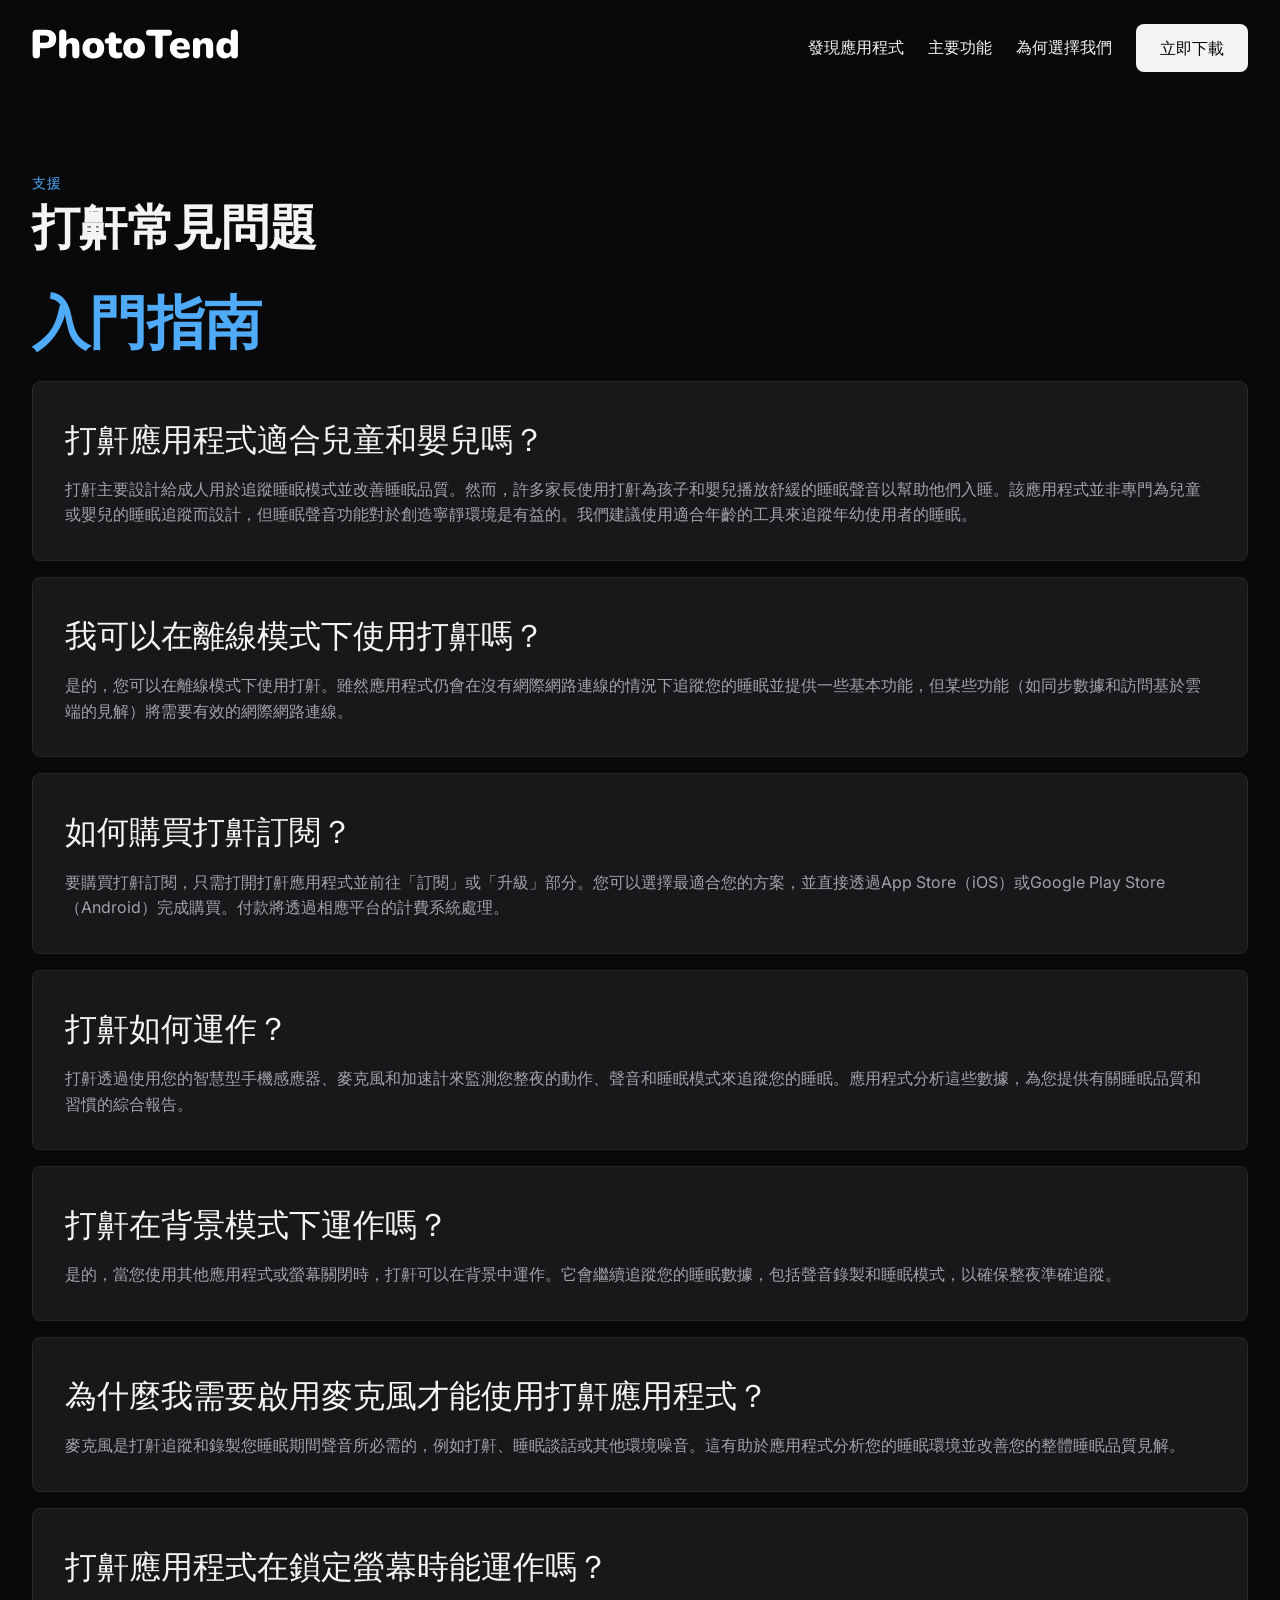
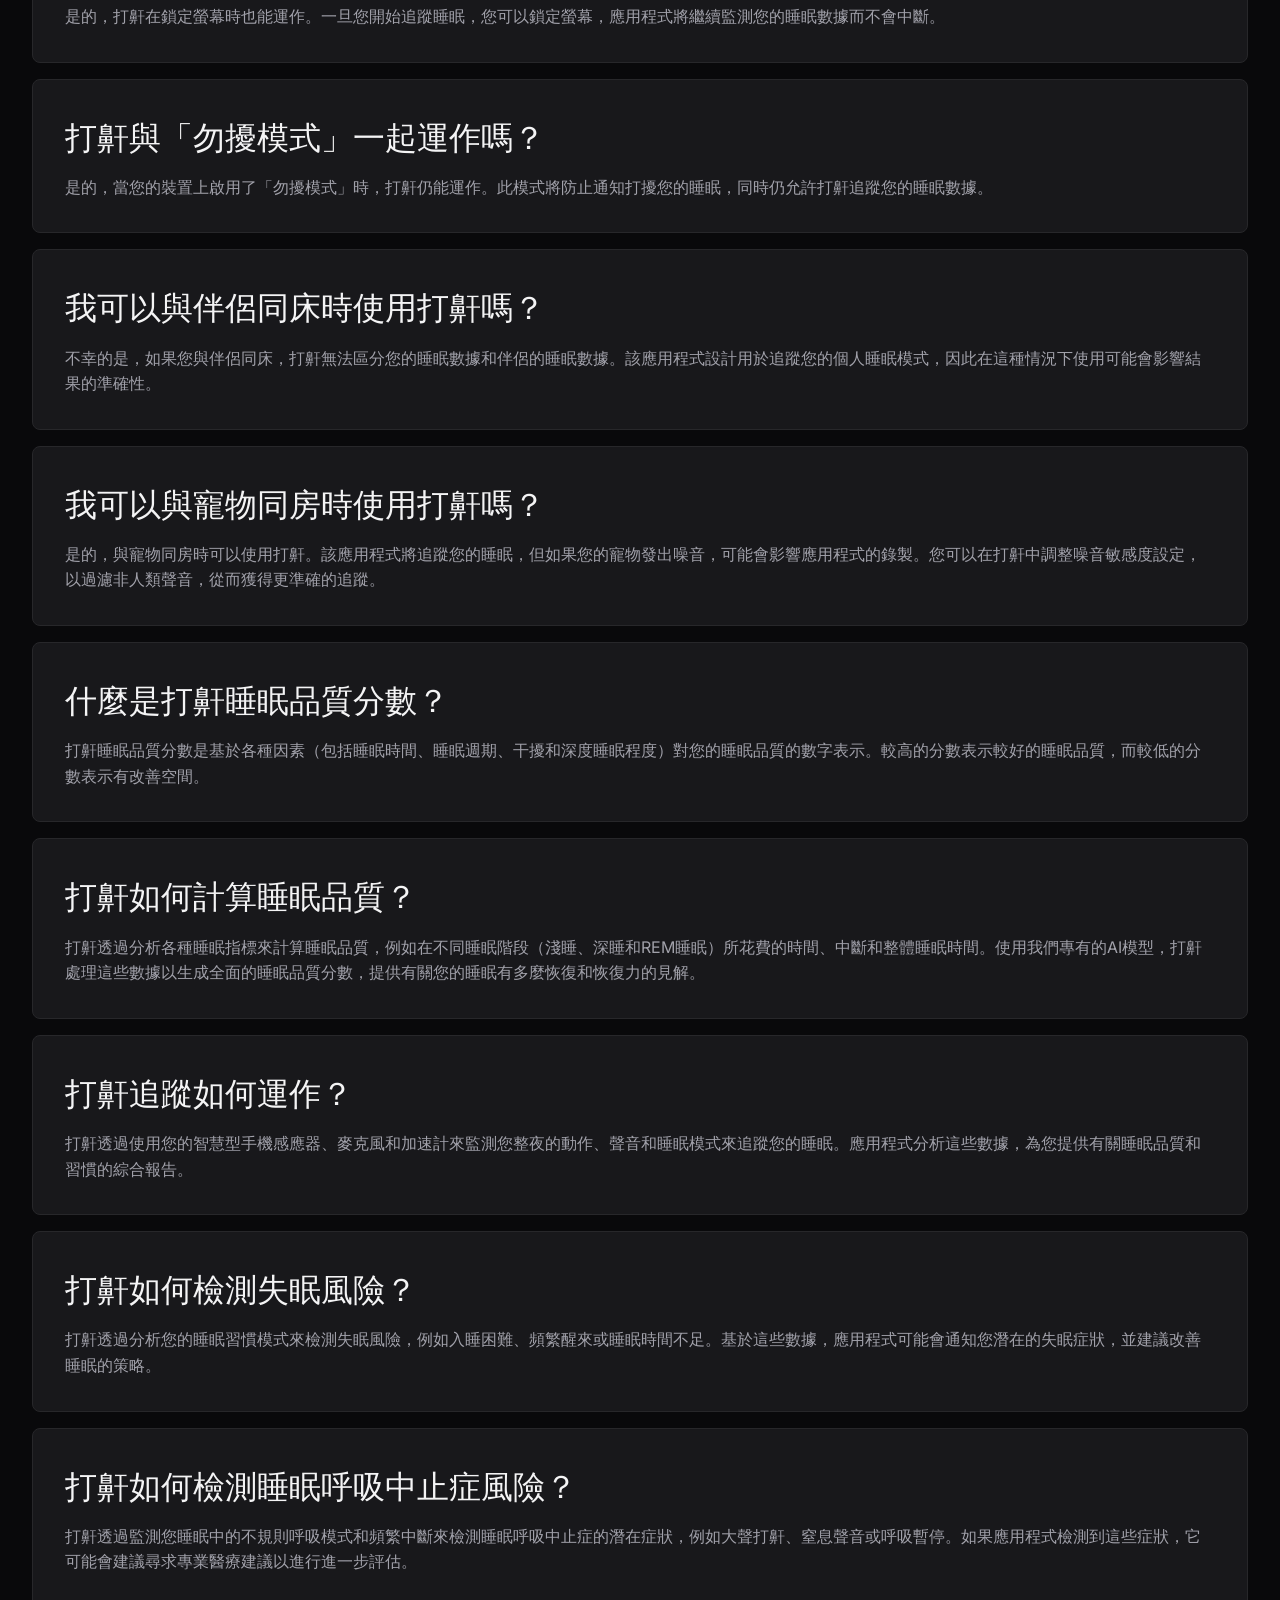
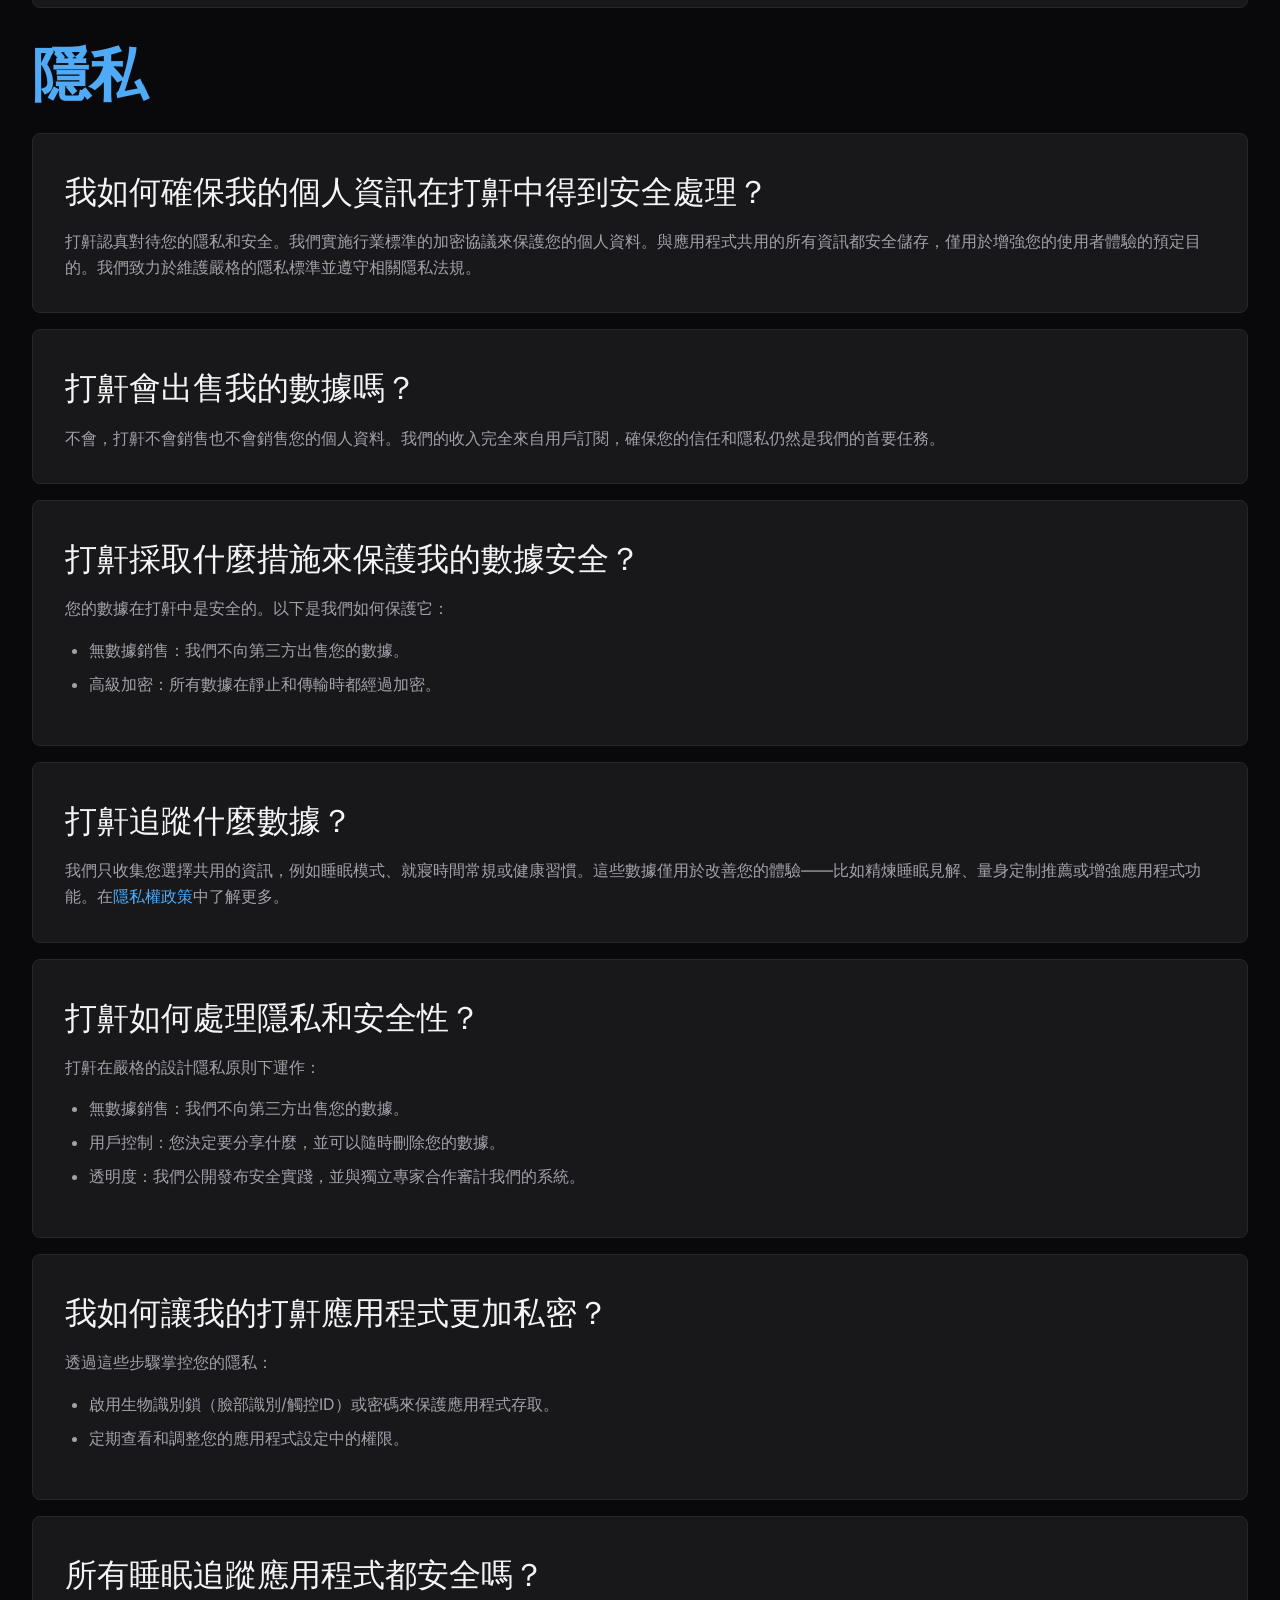
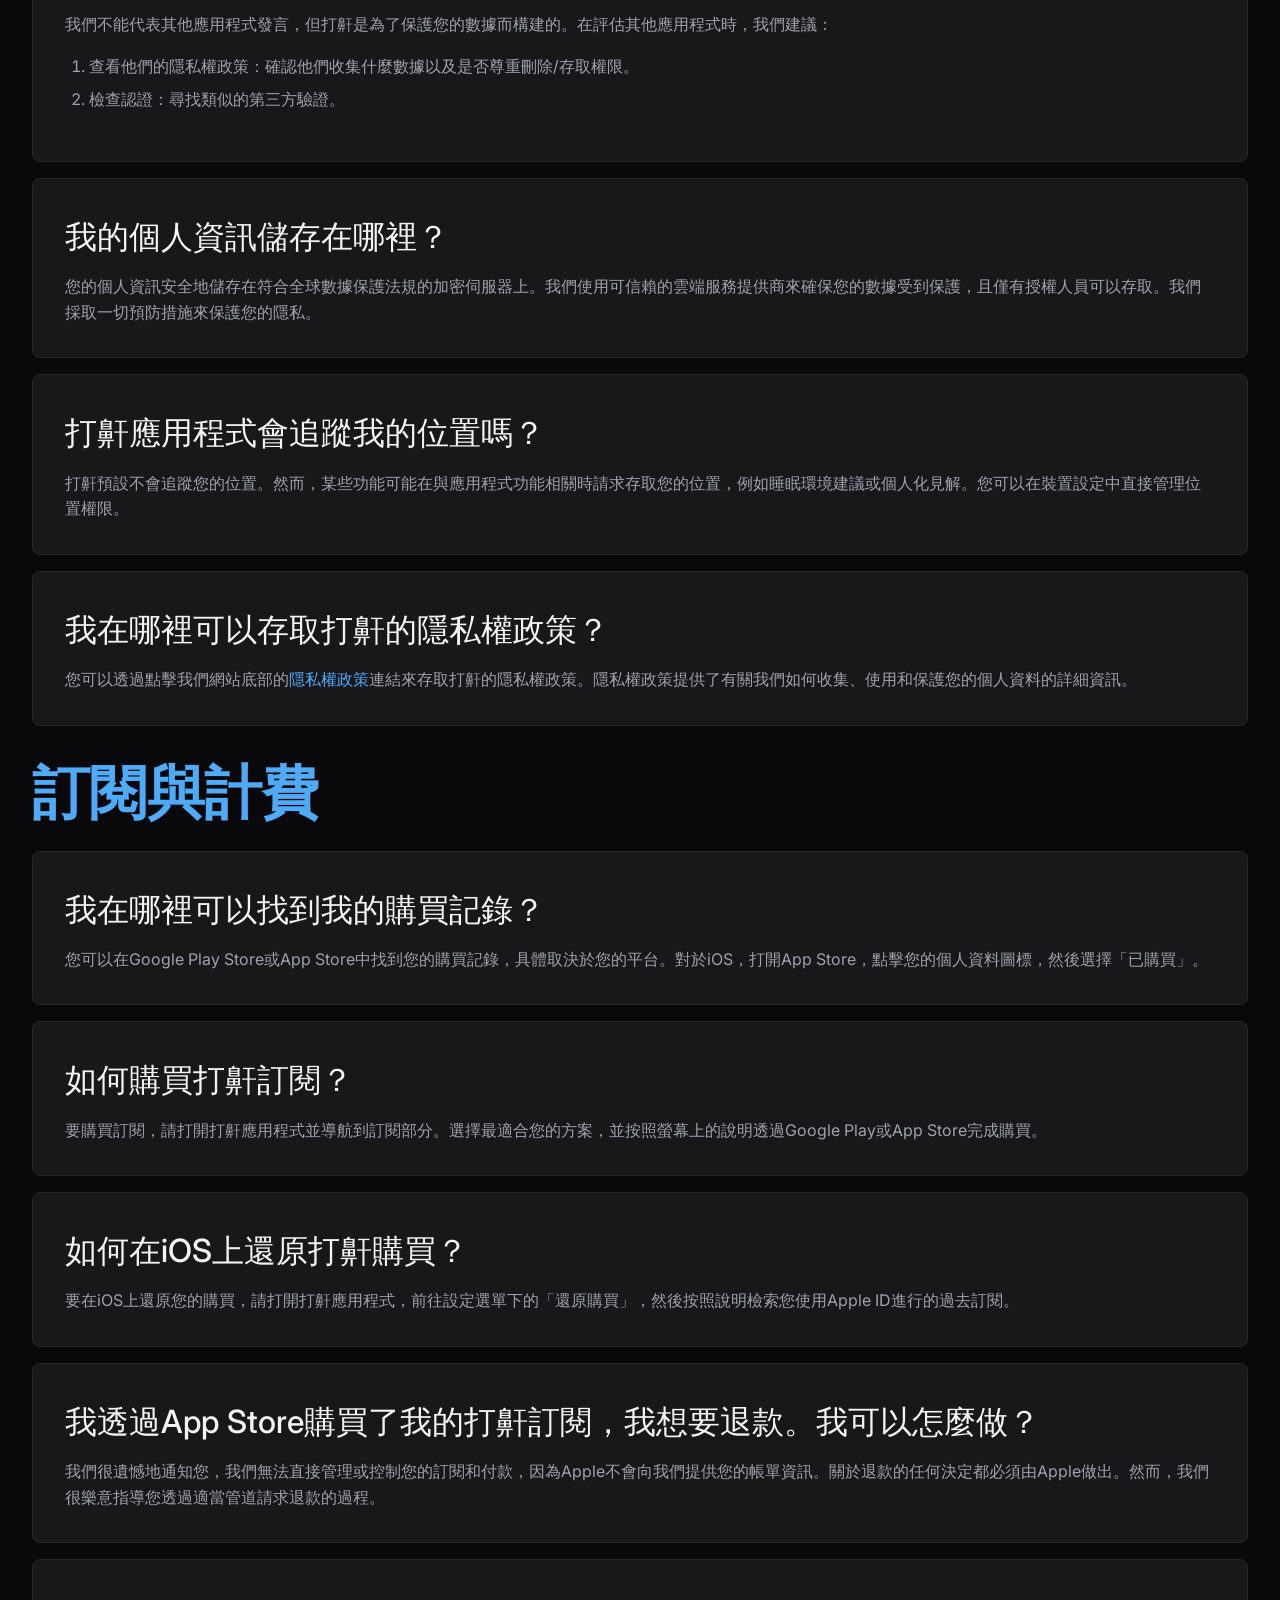
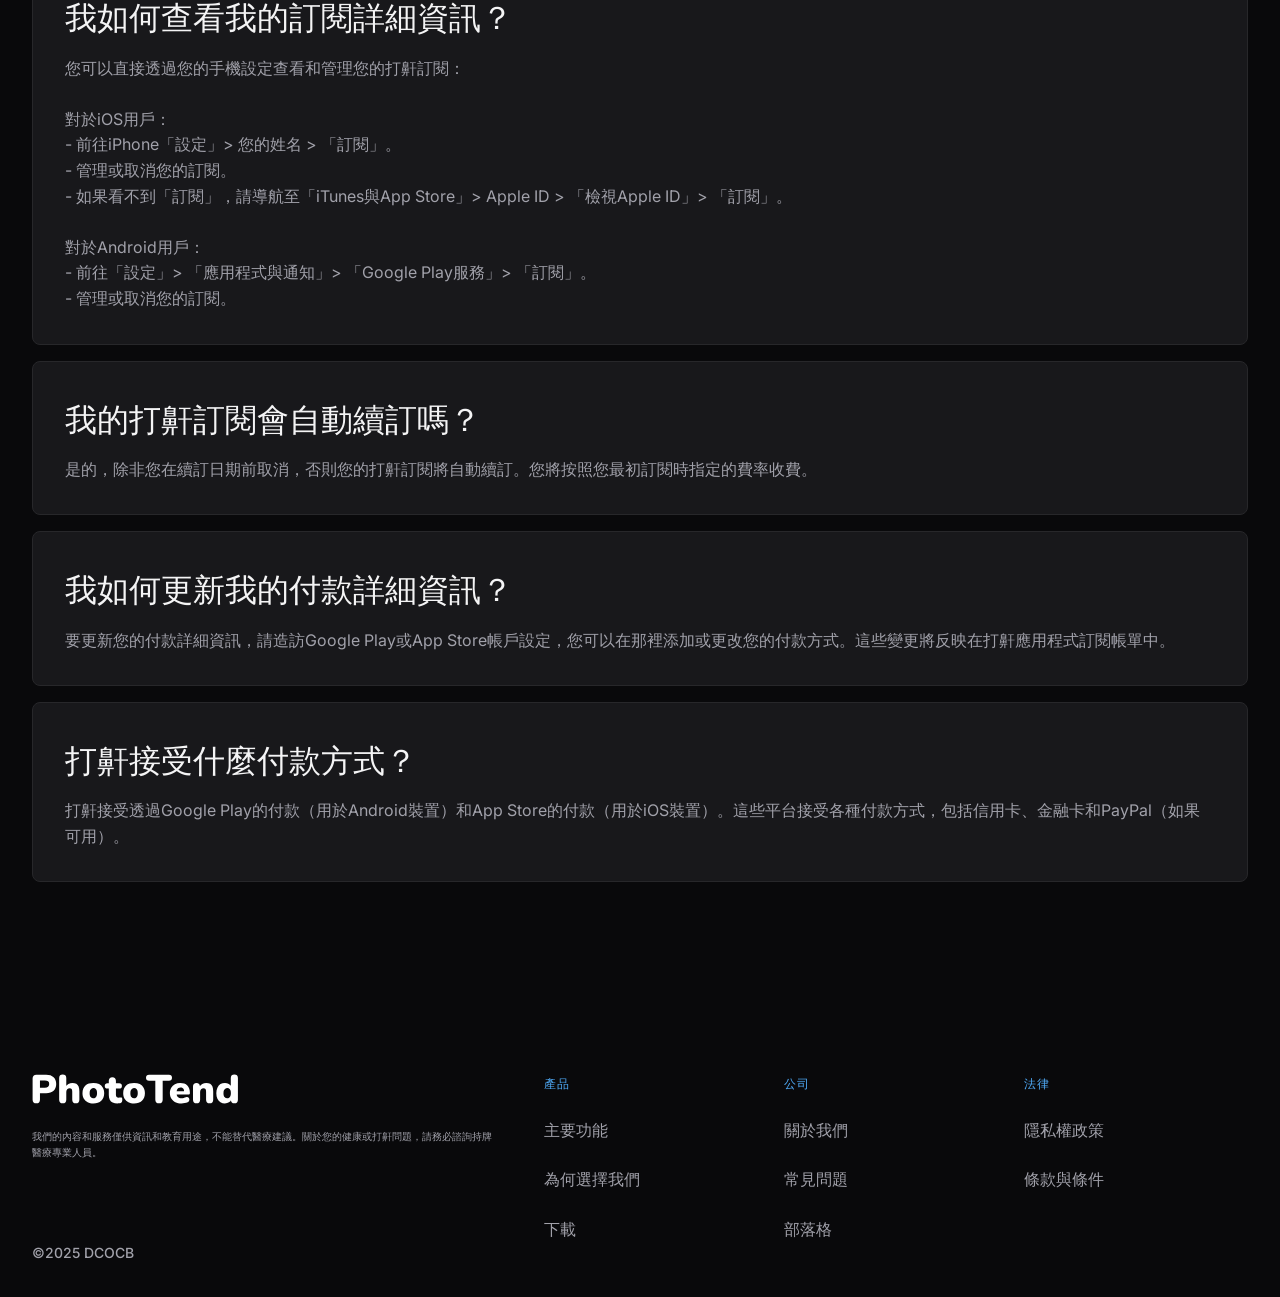
<file: zh/faqs.html>
<!DOCTYPE html>
<html lang="zh-TW">
  <head>
    <script type="text/javascript">
      (function() {
        if (document.cookie.indexOf('lang_preference=en') === -1 && 
            window.location.pathname.indexOf('/zh/') === -1 &&
            window.location.search.indexOf('lang=en') === -1) {
          var userLang = navigator.language || navigator.userLanguage;
          if (userLang.startsWith('en') && window.location.pathname.indexOf('/en/') === -1) {
            window.location.href = '/faqs.html';
          } else if (userLang.startsWith('jp') && window.location.pathname.indexOf('/jp/') === -1) {
            window.location.href = '/jp/faqs.html';
          } else if (userLang.startsWith('kr') && window.location.pathname.indexOf('/kr/') === -1) {
            window.location.href = '/kr/faqs.html';
          }
        }
      })();
    </script>
    <link rel="preconnect" href="https://fonts.googleapis.com" />
    <link rel="preconnect" href="https://fonts.gstatic.com" crossorigin />

    <meta charset="UTF-8" />
    <meta name="viewport" content="width=device-width, initial-scale=1.0" />
    <title>打鼾應用程式常見問題 - 睡眠追蹤與打鼾解決方案</title>
    <meta name="description" content="查找關於打鼾應用程式、睡眠追蹤功能、打鼾解決方案以及如何使用我們的人工智慧技術改善睡眠品質的常見問題答案。">
    <link rel="stylesheet" href="../styles/index.css" />
    <link rel="stylesheet" href="../styles/faqs.css" />
    
    <!-- Hreflang tags for SEO -->
    <link rel="alternate" hreflang="en" href="https://snore.dcocb.com/faqs.html" />
    <link rel="alternate" hreflang="zh-TW" href="https://snore.dcocb.com/zh/faqs.html" />
    <link rel="alternate" hreflang="jp" href="https://snore.dcocb.com/jp/faqs.html" />
    <link rel="alternate" hreflang="kr" href="https://snore.dcocb.com/kr/faqs.html" />
    <link rel="alternate" hreflang="x-default" href="https://snore.dcocb.com/faqs.html" />
    
    <!-- SEO Enhancement: Canonical URL -->
    <link rel="canonical" href="https://snore.dcocb.com/zh/faqs.html" />
    
    <!-- SEO Enhancement: Open Graph -->
    <meta property="og:title" content="打鼾應用程式常見問題 - 睡眠追蹤與打鼾解決方案" />
    <meta property="og:description" content="查找關於打鼾應用程式、睡眠追蹤功能、打鼾解決方案以及如何使用我們的人工智慧技術改善睡眠品質的常見問題答案。" />
    <meta property="og:type" content="website" />
    <meta property="og:url" content="https://snore.dcocb.com/zh/faqs.html" />
    
    <!-- SEO Enhancement: Twitter Card -->
    <meta name="twitter:card" content="summary" />
    <meta name="twitter:title" content="打鼾應用程式常見問題 - 睡眠追蹤與打鼾解決方案" />
    <meta name="twitter:description" content="查找關於打鼾應用程式、睡眠追蹤功能、打鼾解決方案以及如何使用我們的人工智慧技術改善睡眠品質的常見問題答案。" />
    
    <!-- SEO Enhancement: Structured Data for FAQ -->
    <script type="application/ld+json">
    {
      "@context": "https://schema.org",
      "@type": "FAQPage",
      "mainEntity": [
        {
          "@type": "Question",
          "name": "打鼾應用程式適合兒童和嬰兒嗎？",
          "acceptedAnswer": {
            "@type": "Answer",
            "text": "打鼾主要設計給成人用於追蹤睡眠模式並改善睡眠品質。然而，許多家長使用打鼾為孩子和嬰兒播放舒緩的睡眠聲音以幫助他們入睡。該應用程式並非專門為兒童或嬰兒的睡眠追蹤而設計，但睡眠聲音功能對於創造寧靜環境是有益的。我們建議使用適合年齡的工具來追蹤年幼使用者的睡眠。"
          }
        },
        {
          "@type": "Question",
          "name": "我可以在離線模式下使用打鼾嗎？",
          "acceptedAnswer": {
            "@type": "Answer",
            "text": "是的，您可以在離線模式下使用打鼾。雖然應用程式仍會在沒有網際網路連線的情況下追蹤您的睡眠並提供一些基本功能，但某些功能（如同步數據和訪問基於雲端的見解）將需要有效的網際網路連線。"
          }
        }
      ]
    }
    </script>

    <link
      href="https://fonts.googleapis.com/css2?family=Inter:wght@100..900&display=swap"
      rel="stylesheet"
    />
  </head>
  <body>
    <header>
      <div class="container py-base">
        <nav class="flex items-center gap-1.5">
          <a href="../index.html">
            <img src="../assets/zh/logo.svg" alt="Logo Snore" />
          </a>

          <a href="../index.html#about" class="desktop-only">發現應用程式</a>
          <a href="../index.html#features" class="desktop-only">主要功能</a>
          <a href="../index.html#advantages" class="desktop-only">為何選擇我們</a>

          <a href="../index.html#download" class="btn btn-sm">立即下載</a>
        </nav>
      </div>
    </header>

    <section id="faqs">
      <div class="container py-xl">
        <header>
          <strong>支援</strong>
          <h2>打鼾常見問題</h2>
        </header>
        
        <div class="faq-container">
          <div class="faq-category">
            <h3>入門指南</h3>
            
            <div class="faq-item">
              <h4>打鼾應用程式適合兒童和嬰兒嗎？</h4>
              <p>打鼾主要設計給成人用於追蹤睡眠模式並改善睡眠品質。然而，許多家長使用打鼾為孩子和嬰兒播放舒緩的睡眠聲音以幫助他們入睡。該應用程式並非專門為兒童或嬰兒的睡眠追蹤而設計，但睡眠聲音功能對於創造寧靜環境是有益的。我們建議使用適合年齡的工具來追蹤年幼使用者的睡眠。</p>
            </div>
            
            <div class="faq-item">
              <h4>我可以在離線模式下使用打鼾嗎？</h4>
              <p>是的，您可以在離線模式下使用打鼾。雖然應用程式仍會在沒有網際網路連線的情況下追蹤您的睡眠並提供一些基本功能，但某些功能（如同步數據和訪問基於雲端的見解）將需要有效的網際網路連線。</p>
            </div>
            
            <div class="faq-item">
              <h4>如何購買打鼾訂閱？</h4>
              <p>要購買打鼾訂閱，只需打開打鼾應用程式並前往「訂閱」或「升級」部分。您可以選擇最適合您的方案，並直接透過App Store（iOS）或Google Play Store（Android）完成購買。付款將透過相應平台的計費系統處理。</p>
            </div>
            
            <div class="faq-item">
              <h4>打鼾如何運作？</h4>
              <p>打鼾透過使用您的智慧型手機感應器、麥克風和加速計來監測您整夜的動作、聲音和睡眠模式來追蹤您的睡眠。應用程式分析這些數據，為您提供有關睡眠品質和習慣的綜合報告。</p>
            </div>
            
            <div class="faq-item">
              <h4>打鼾在背景模式下運作嗎？</h4>
              <p>是的，當您使用其他應用程式或螢幕關閉時，打鼾可以在背景中運作。它會繼續追蹤您的睡眠數據，包括聲音錄製和睡眠模式，以確保整夜準確追蹤。</p>
            </div>
            
            <div class="faq-item">
              <h4>為什麼我需要啟用麥克風才能使用打鼾應用程式？</h4>
              <p>麥克風是打鼾追蹤和錄製您睡眠期間聲音所必需的，例如打鼾、睡眠談話或其他環境噪音。這有助於應用程式分析您的睡眠環境並改善您的整體睡眠品質見解。</p>
            </div>
            
            <div class="faq-item">
              <h4>打鼾應用程式在鎖定螢幕時能運作嗎？</h4>
              <p>是的，打鼾在鎖定螢幕時也能運作。一旦您開始追蹤睡眠，您可以鎖定螢幕，應用程式將繼續監測您的睡眠數據而不會中斷。</p>
            </div>
            
            <div class="faq-item">
              <h4>打鼾與「勿擾模式」一起運作嗎？</h4>
              <p>是的，當您的裝置上啟用了「勿擾模式」時，打鼾仍能運作。此模式將防止通知打擾您的睡眠，同時仍允許打鼾追蹤您的睡眠數據。</p>
            </div>
            
            <div class="faq-item">
              <h4>我可以與伴侶同床時使用打鼾嗎？</h4>
              <p>不幸的是，如果您與伴侶同床，打鼾無法區分您的睡眠數據和伴侶的睡眠數據。該應用程式設計用於追蹤您的個人睡眠模式，因此在這種情況下使用可能會影響結果的準確性。</p>
            </div>
            
            <div class="faq-item">
              <h4>我可以與寵物同房時使用打鼾嗎？</h4>
              <p>是的，與寵物同房時可以使用打鼾。該應用程式將追蹤您的睡眠，但如果您的寵物發出噪音，可能會影響應用程式的錄製。您可以在打鼾中調整噪音敏感度設定，以過濾非人類聲音，從而獲得更準確的追蹤。</p>
            </div>
            
            <div class="faq-item">
              <h4>什麼是打鼾睡眠品質分數？</h4>
              <p>打鼾睡眠品質分數是基於各種因素（包括睡眠時間、睡眠週期、干擾和深度睡眠程度）對您的睡眠品質的數字表示。較高的分數表示較好的睡眠品質，而較低的分數表示有改善空間。</p>
            </div>
            
            <div class="faq-item">
              <h4>打鼾如何計算睡眠品質？</h4>
              <p>打鼾透過分析各種睡眠指標來計算睡眠品質，例如在不同睡眠階段（淺睡、深睡和REM睡眠）所花費的時間、中斷和整體睡眠時間。使用我們專有的AI模型，打鼾處理這些數據以生成全面的睡眠品質分數，提供有關您的睡眠有多麼恢復和恢復力的見解。</p>
            </div>
            
            <div class="faq-item">
              <h4>打鼾追蹤如何運作？</h4>
              <p>打鼾透過使用您的智慧型手機感應器、麥克風和加速計來監測您整夜的動作、聲音和睡眠模式來追蹤您的睡眠。應用程式分析這些數據，為您提供有關睡眠品質和習慣的綜合報告。</p>
            </div>
            
            <div class="faq-item">
              <h4>打鼾如何檢測失眠風險？</h4>
              <p>打鼾透過分析您的睡眠習慣模式來檢測失眠風險，例如入睡困難、頻繁醒來或睡眠時間不足。基於這些數據，應用程式可能會通知您潛在的失眠症狀，並建議改善睡眠的策略。</p>
            </div>
            
            <div class="faq-item">
              <h4>打鼾如何檢測睡眠呼吸中止症風險？</h4>
              <p>打鼾透過監測您睡眠中的不規則呼吸模式和頻繁中斷來檢測睡眠呼吸中止症的潛在症狀，例如大聲打鼾、窒息聲音或呼吸暫停。如果應用程式檢測到這些症狀，它可能會建議尋求專業醫療建議以進行進一步評估。</p>
            </div>
          </div>
          
          <div class="faq-category">
            <h3>隱私</h3>
            
            <div class="faq-item">
              <h4>我如何確保我的個人資訊在打鼾中得到安全處理？</h4>
              <p>打鼾認真對待您的隱私和安全。我們實施行業標準的加密協議來保護您的個人資料。與應用程式共用的所有資訊都安全儲存，僅用於增強您的使用者體驗的預定目的。我們致力於維護嚴格的隱私標準並遵守相關隱私法規。</p>
            </div>
            
            <div class="faq-item">
              <h4>打鼾會出售我的數據嗎？</h4>
              <p>不會，打鼾不會銷售也不會銷售您的個人資料。我們的收入完全來自用戶訂閱，確保您的信任和隱私仍然是我們的首要任務。</p>
            </div>
            
            <div class="faq-item">
              <h4>打鼾採取什麼措施來保護我的數據安全？</h4>
              <p>您的數據在打鼾中是安全的。以下是我們如何保護它：</p>
              <ul>
                <li>無數據銷售：我們不向第三方出售您的數據。</li>
                <li>高級加密：所有數據在靜止和傳輸時都經過加密。</li>
              </ul>
            </div>
            
            <div class="faq-item">
              <h4>打鼾追蹤什麼數據？</h4>
              <p>我們只收集您選擇共用的資訊，例如睡眠模式、就寢時間常規或健康習慣。這些數據僅用於改善您的體驗——比如精煉睡眠見解、量身定制推薦或增強應用程式功能。在<a href="../privacy-policy.html">隱私權政策</a>中了解更多。</p>
            </div>
            
            <div class="faq-item">
              <h4>打鼾如何處理隱私和安全性？</h4>
              <p>打鼾在嚴格的設計隱私原則下運作：</p>
              <ul>
                <li>無數據銷售：我們不向第三方出售您的數據。</li>
                <li>用戶控制：您決定要分享什麼，並可以隨時刪除您的數據。</li>
                <li>透明度：我們公開發布安全實踐，並與獨立專家合作審計我們的系統。</li>
              </ul>
            </div>
            
            <div class="faq-item">
              <h4>我如何讓我的打鼾應用程式更加私密？</h4>
              <p>透過這些步驟掌控您的隱私：</p>
              <ul>
                <li>啟用生物識別鎖（臉部識別/觸控ID）或密碼來保護應用程式存取。</li>
                <li>定期查看和調整您的應用程式設定中的權限。</li>
              </ul>
            </div>
            
            <div class="faq-item">
              <h4>所有睡眠追蹤應用程式都安全嗎？</h4>
              <p>我們不能代表其他應用程式發言，但打鼾是為了保護您的數據而構建的。在評估其他應用程式時，我們建議：</p>
              <ol>
                <li>查看他們的隱私權政策：確認他們收集什麼數據以及是否尊重刪除/存取權限。</li>
                <li>檢查認證：尋找類似的第三方驗證。</li>
              </ol>
            </div>
            
            <div class="faq-item">
              <h4>我的個人資訊儲存在哪裡？</h4>
              <p>您的個人資訊安全地儲存在符合全球數據保護法規的加密伺服器上。我們使用可信賴的雲端服務提供商來確保您的數據受到保護，且僅有授權人員可以存取。我們採取一切預防措施來保護您的隱私。</p>
            </div>
            
            <div class="faq-item">
              <h4>打鼾應用程式會追蹤我的位置嗎？</h4>
              <p>打鼾預設不會追蹤您的位置。然而，某些功能可能在與應用程式功能相關時請求存取您的位置，例如睡眠環境建議或個人化見解。您可以在裝置設定中直接管理位置權限。</p>
            </div>
            
            <div class="faq-item">
              <h4>我在哪裡可以存取打鼾的隱私權政策？</h4>
              <p>您可以透過點擊我們網站底部的<a href="../privacy-policy.html">隱私權政策</a>連結來存取打鼾的隱私權政策。隱私權政策提供了有關我們如何收集、使用和保護您的個人資料的詳細資訊。</p>
            </div>
          </div>
                  <div class="faq-container">
          <div class="faq-category">
            <h3>訂閱與計費</h3>
            <div class="faq-item">
              <h4>我在哪裡可以找到我的購買記錄？</h4>
              <p>您可以在Google Play Store或App Store中找到您的購買記錄，具體取決於您的平台。對於iOS，打開App Store，點擊您的個人資料圖標，然後選擇「已購買」。</p>
            </div>

            <div class="faq-item">
              <h4>如何購買打鼾訂閱？</h4>
              <p>要購買訂閱，請打開打鼾應用程式並導航到訂閱部分。選擇最適合您的方案，並按照螢幕上的說明透過Google Play或App Store完成購買。</p>
            </div>

            <div class="faq-item">
              <h4>如何在iOS上還原打鼾購買？</h4>
              <p>要在iOS上還原您的購買，請打開打鼾應用程式，前往設定選單下的「還原購買」，然後按照說明檢索您使用Apple ID進行的過去訂閱。</p>
            </div>

            <div class="faq-item">
              <h4>我透過App Store購買了我的打鼾訂閱，我想要退款。我可以怎麼做？</h4>
              <p>我們很遺憾地通知您，我們無法直接管理或控制您的訂閱和付款，因為Apple不會向我們提供您的帳單資訊。關於退款的任何決定都必須由Apple做出。然而，我們很樂意指導您透過適當管道請求退款的過程。</p>
            </div>

            <div class="faq-item">
               <h4>我如何查看我的訂閱詳細資訊？</h4>
               <p>您可以直接透過您的手機設定查看和管理您的打鼾訂閱：<br><br>
                對於iOS用戶：<br>
                - 前往iPhone「設定」> 您的姓名 > 「訂閱」。<br>
                - 管理或取消您的訂閱。<br>
                - 如果看不到「訂閱」，請導航至「iTunes與App Store」> Apple ID > 「檢視Apple ID」> 「訂閱」。<br><br>
                對於Android用戶：<br>
                - 前往「設定」> 「應用程式與通知」> 「Google Play服務」> 「訂閱」。<br>
                - 管理或取消您的訂閱。</p>
            </div>

            <div class="faq-item">
              <h4>我的打鼾訂閱會自動續訂嗎？</h4>
              <p>是的，除非您在續訂日期前取消，否則您的打鼾訂閱將自動續訂。您將按照您最初訂閱時指定的費率收費。</p>
            </div>

            <div class="faq-item">
              <h4>我如何更新我的付款詳細資訊？</h4>
              <p>要更新您的付款詳細資訊，請造訪Google Play或App Store帳戶設定，您可以在那裡添加或更改您的付款方式。這些變更將反映在打鼾應用程式訂閱帳單中。</p>
            </div>

            <div class="faq-item">
              <h4>打鼾接受什麼付款方式？</h4>
              <p>打鼾接受透過Google Play的付款（用於Android裝置）和App Store的付款（用於iOS裝置）。這些平台接受各種付款方式，包括信用卡、金融卡和PayPal（如果可用）。</p>
            </div>
        </div>
      </div>
    </section>
    
    <footer>
      <div class="container py-xl">
        <div class="grid top even-columns">
          <div>
            <img src="../assets/zh/logo.svg" alt="" />
            
            <p style="font-size: 0.625rem; margin-top: 1rem;">我們的內容和服務僅供資訊和教育用途，不能替代醫療建議。關於您的健康或打鼾問題，請務必諮詢持牌醫療專業人員。</p>
          </div>
          
          <div>
            <nav class="even-columns" style="display: grid; grid-template-columns: repeat(3, 1fr); gap: 1rem;">
              <ul role="list" class="grid gap-1.5">
                <li class="title">產品</li>
                <li><a href="../index.html#features">主要功能</a></li>
                <li><a href="../index.html#advantages">為何選擇我們</a></li>
                <li><a href="../index.html#download">下載</a></li>
              </ul>

              <ul role="list" class="grid gap-1.5">
                <li class="title">公司</li>
                <li><a href="../index.html#about">關於我們</a></li>
                <li><a href="faqs.html">常見問題</a></li>
                <li><a href="../blog.html">部落格</a></li>
              </ul>

              <ul role="list" class="grid gap-1.5">
                <li class="title">法律</li>
                <li><a href="../privacy-policy.html">隱私權政策</a></li>
                <li><a href="../terms-conditions.html">條款與條件</a></li>
              </ul>
            </nav>
          </div>
        </div>
        <section class="bottom flex gap-1.5">
          <span class="copy">©2025 DCOCB</span>
        </section>
      </div>
    </footer>
  </body>
</html>
</file>
<file: styles/index.css>
@import url(global.css);
@import url(utility.css);
@import url(buttons.css);
@import url(social.css);
@import url(header.css);
@import url(hero.css);
@import url(sections.css);
@import url(about.css);
@import url(cards.css);
@import url(features.css) (width >= 80em);
@import url(advantages.css);
@import url(download.css);
@import url(footer.css);
@import url(faqs.css);
</file>
<file: styles/faqs.css>
#faqs {
  background-color: var(--bg-color);
}

.faq-container {
  margin-top: 2rem;
}

.faq-category {
  margin-bottom: 2rem;
}

.faq-category h3 {
  color: var(--brand-color-primary);
  margin-bottom: 1.5rem;
  font-size: var(--fs-xl);
}

.faq-item {
  background-color: var(--surface-color);
  border-radius: 8px;
  padding: 1.5rem;
  margin-bottom: 1rem;
  border: 1px solid var(--stroke-color);
}

.faq-item h4 {
  font-weight: var(--fw-md);
  margin-bottom: 0.75rem;
  color: var(--text-color-primary);
  font-size: var(--fs-lg);
}

.faq-item p {
  color: var(--text-color-secondary);
  margin-bottom: 1rem;
}

.faq-item p:last-child {
  margin-bottom: 0;
}

.faq-item ul,
.faq-item ol {
  margin-left: 1.5rem;
  color: var(--text-color-secondary);
  margin-bottom: 1rem;
}

.faq-item li {
  margin-bottom: 0.5rem;
}

.faq-item a {
  color: var(--brand-color-primary);
  text-decoration: none;
}

.faq-item a:hover {
  text-decoration: underline;
}

@media (width >= 48em) {
  .faq-item {
    padding: 2rem;
  }
  
  .faq-category h3 {
    font-size: calc(var(--fs-xl) * 1.2);
  }
}
</file>
